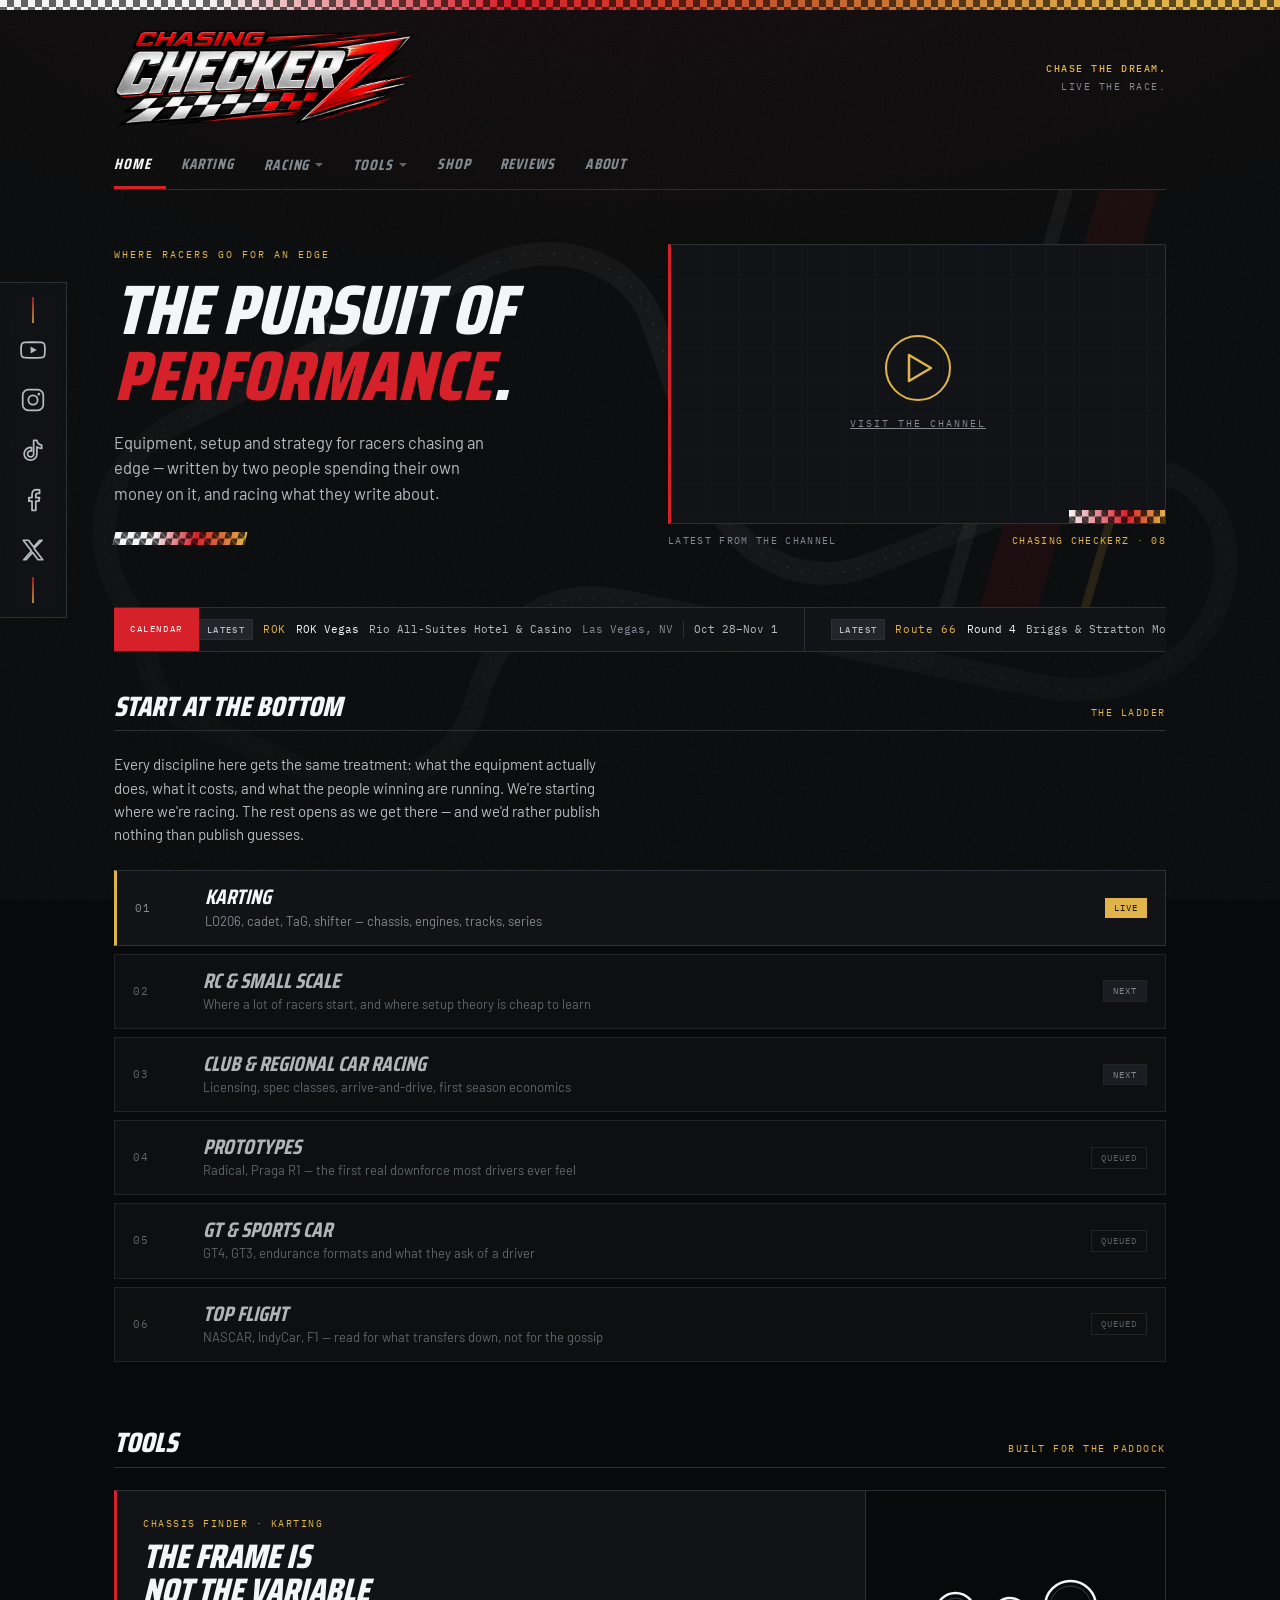
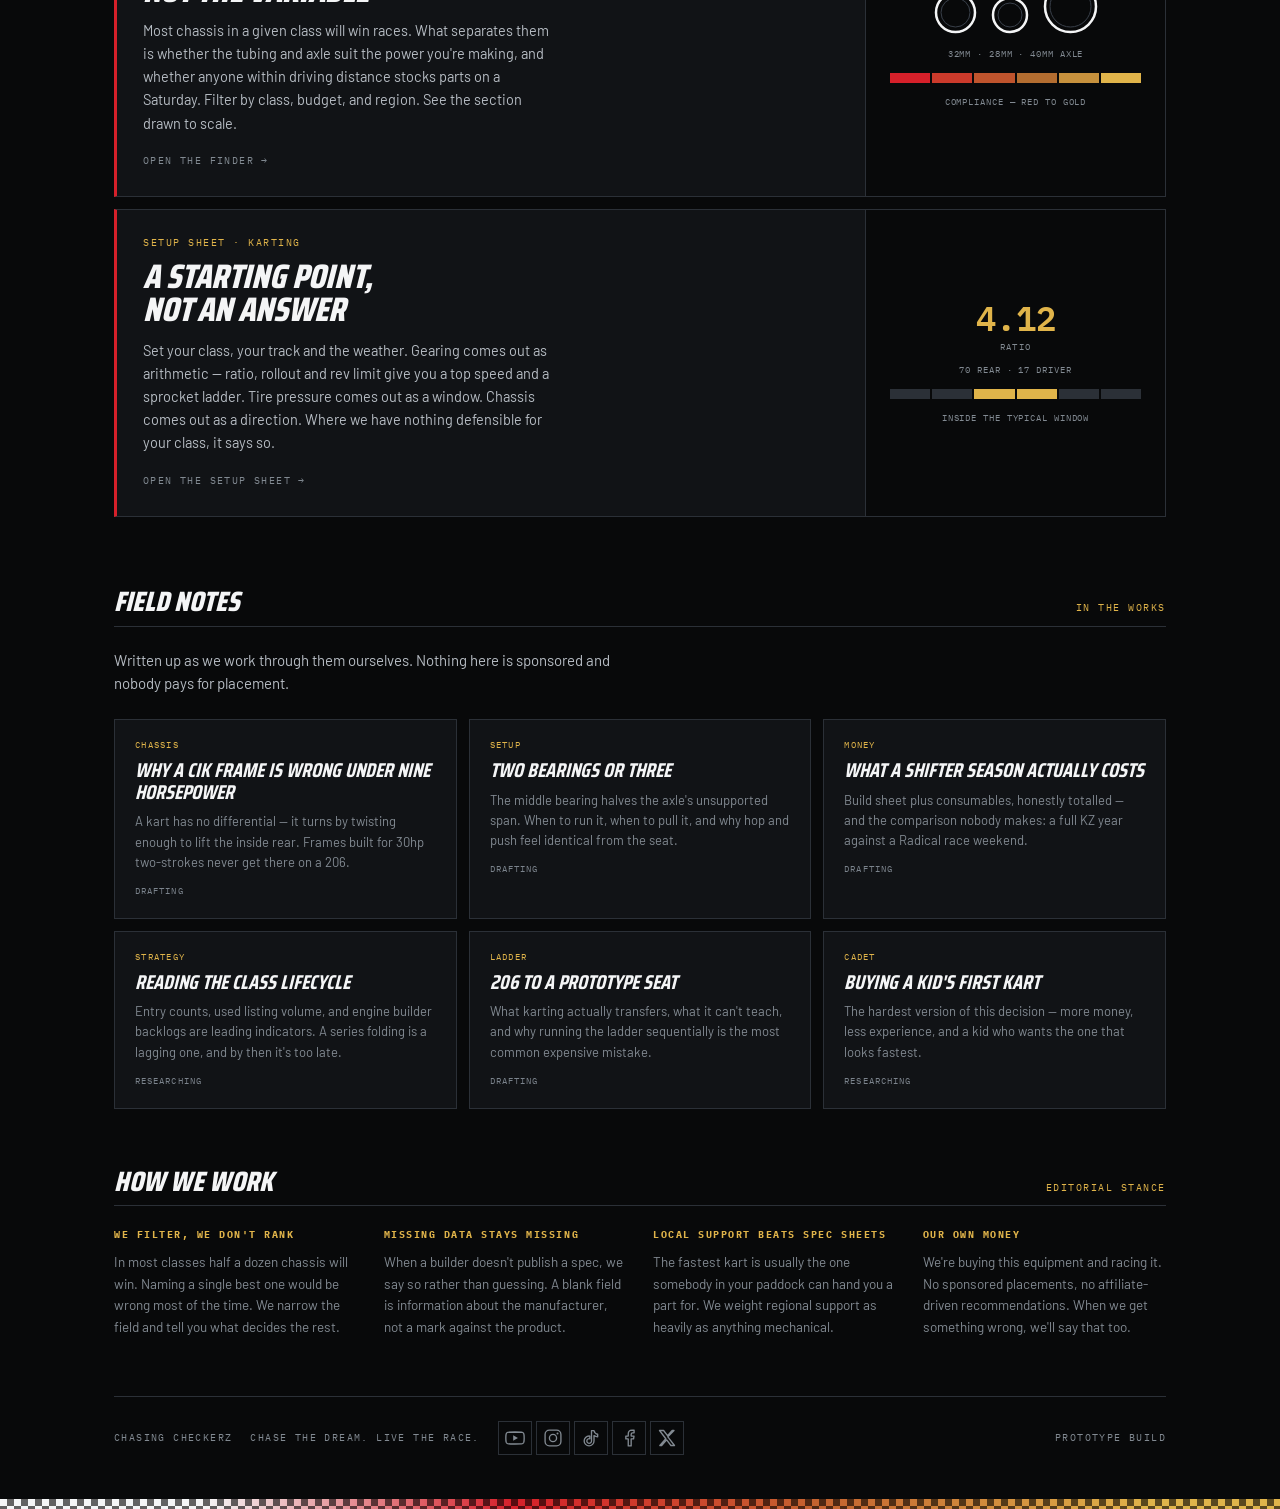
<file: index.html>
<!DOCTYPE html>
<html lang="en">
<head>
<meta charset="utf-8">
<meta name="viewport" content="width=device-width, initial-scale=1">
<title>Chasing Checkerz — The pursuit of performance</title>
<meta name="description" content="Where racers go for an edge. Equipment, setup, and strategy — starting with karting.">
<link rel="stylesheet" href="assets/app.css">
<style>
.hero2{position:relative;display:grid;grid-template-columns:1.02fr 1fr;gap:46px;align-items:center;padding:54px 0 58px}
.hero2-bg{position:absolute;inset:0;pointer-events:none;z-index:0;overflow:hidden}
.slash{position:absolute;top:-90px;height:560px;transform:skewX(-16deg)}
.s1{right:6%;width:58px;background:var(--red);opacity:.08}
.s2{right:14%;width:15px;background:var(--white);opacity:.045}
.s3{right:1%;width:9px;background:var(--gold);opacity:.13}
.hero2-copy{position:relative;z-index:1}
.hero2-copy h1{font-size:clamp(40px,5.6vw,70px)}
.hero2-copy .lede{margin-top:20px;max-width:44ch}
.hero2-copy .check-sm{margin-top:26px}
.hero2-video{position:relative;z-index:1;margin:0}
.vframe{position:relative;aspect-ratio:16/9;width:100%;background:var(--carbon);border:1px solid var(--rule);border-left:3px solid var(--red);display:flex;flex-direction:column;align-items:center;justify-content:center;gap:15px;overflow:hidden}
.vframe-grid{position:absolute;inset:0;opacity:.5;background-image:linear-gradient(var(--carbon-2) 1px,transparent 1px),linear-gradient(90deg,var(--carbon-2) 1px,transparent 1px);background-size:34px 34px}
.vplay{position:relative;z-index:1;width:66px;height:66px;border:2px solid var(--gold);border-radius:50%;display:flex;align-items:center;justify-content:center;color:var(--gold);padding-left:5px}
.vlabel{position:relative;z-index:1;font-family:var(--mono);font-size:10px;letter-spacing:.2em;text-transform:uppercase;color:var(--grey)}
.vcorner{position:absolute;right:0;bottom:0;width:96px;height:13px;background-image:linear-gradient(45deg,rgba(0,0,0,.72) 25%,transparent 25%,transparent 75%,rgba(0,0,0,.72) 75%),linear-gradient(45deg,rgba(0,0,0,.72) 25%,transparent 25%,transparent 75%,rgba(0,0,0,.72) 75%),linear-gradient(90deg,#F4F5F6 0%,var(--red) 60%,var(--gold) 100%);background-size:13px 13px,13px 13px,100% 100%;background-position:0 0,6.5px 6.5px,0 0}
.vcap{display:flex;justify-content:space-between;gap:12px;flex-wrap:wrap;margin-top:10px;font-family:var(--mono);font-size:9.5px;letter-spacing:.14em;text-transform:uppercase;color:var(--grey)}
.vcap span:last-child{color:var(--gold)}
.sec{padding-bottom:58px}
.rung{display:grid;grid-template-columns:52px 1fr auto;gap:18px;align-items:center;background:var(--carbon);border:1px solid var(--rule);padding:14px 18px;margin-bottom:8px}
.rung.live{border-left:3px solid var(--gold)}
.rung.queued{opacity:.72}
.rung-no{font-family:var(--mono);font-size:11px;color:var(--grey);letter-spacing:.08em}
.rung-name{font-family:var(--disp);font-weight:700;font-style:italic;font-size:21px;text-transform:uppercase;line-height:1.1}
.rung-desc{font-size:13px;color:var(--grey);margin-top:2px}
.rung-state{font-family:var(--mono);font-size:9px;letter-spacing:.12em;text-transform:uppercase;padding:3px 9px;white-space:nowrap}
.st-live{background:var(--gold);color:#1A1405}
.st-next{background:var(--carbon-3);color:var(--grey-2);border:1px solid var(--rule)}
.st-later{background:transparent;color:var(--grey-3);border:1px solid var(--rule)}
.tool-feature{display:grid;grid-template-columns:1fr 300px;background:var(--carbon);border:1px solid var(--rule);border-left:3px solid var(--red);text-decoration:none;transition:border-color .15s;margin-bottom:12px}
.tool-feature:hover{border-color:var(--gold);border-left-color:var(--gold)}
.tf-copy{padding:26px 26px 28px}
.tf-tag{font-family:var(--mono);font-size:9.5px;letter-spacing:.16em;text-transform:uppercase;color:var(--gold);margin-bottom:9px}
.tf-name{font-family:var(--disp);font-weight:800;font-style:italic;font-size:34px;text-transform:uppercase;line-height:.98;margin-bottom:12px}
.tf-desc{font-size:14.5px;color:var(--grey-2);line-height:1.6;max-width:52ch}
.tf-cta{font-family:var(--mono);font-size:10px;letter-spacing:.14em;text-transform:uppercase;color:var(--grey);margin-top:18px}
.tool-feature:hover .tf-cta{color:var(--gold)}
.tf-art{background:var(--black);border-left:1px solid var(--rule);display:flex;flex-direction:column;justify-content:center;gap:12px;padding:26px 24px}
.tf-tubes{display:flex;align-items:flex-end;gap:12px;justify-content:center}
.tf-cap{font-family:var(--mono);font-size:9px;letter-spacing:.1em;text-transform:uppercase;color:var(--grey);text-align:center}
.tf-bar{display:flex;gap:2px}
.tf-bar i{height:10px;flex:1}
.notes{display:grid;grid-template-columns:repeat(auto-fit,minmax(280px,1fr));gap:12px}
.note-card{background:var(--carbon);border:1px solid var(--rule);padding:18px 20px 20px}
.note-cat{font-family:var(--mono);font-size:9px;letter-spacing:.14em;text-transform:uppercase;color:var(--gold);margin-bottom:8px}
.note-title{font-family:var(--disp);font-weight:700;font-style:italic;font-size:20px;text-transform:uppercase;line-height:1.08;margin-bottom:8px}
.note-dek{font-size:13px;color:var(--grey);line-height:1.55}
.note-state{font-family:var(--mono);font-size:9px;letter-spacing:.12em;text-transform:uppercase;color:var(--grey-3);margin-top:12px}
.stance{display:grid;grid-template-columns:repeat(auto-fit,minmax(240px,1fr));gap:26px}
.stance h3{font-family:var(--mono);font-size:9.5px;letter-spacing:.16em;text-transform:uppercase;color:var(--gold);margin-bottom:8px}
.stance p{font-size:13.5px;color:var(--grey);line-height:1.6}
@media(max-width:980px){
  .hero2{grid-template-columns:1fr;gap:32px;padding:40px 0 46px}
  .hero2-copy .lede{max-width:none}
}
@media(max-width:780px){
  .tool-feature{grid-template-columns:1fr}
  .tf-art{border-left:none;border-top:1px solid var(--rule)}
  .rung{grid-template-columns:36px 1fr;gap:12px}
  .rung-state{grid-column:2;justify-self:start;margin-top:6px}
}
</style>
</head>
<body>
<div class="checkstrip"></div>

<div class="wrap">
  <header class="mastB">
    <div class="barB">
      <a href="index.html" aria-label="Chasing Checkerz home"><img class="logoB" src="assets/logo-bar.webp" alt="Chasing Checkerz"></a>
      <div class="toolB"><b>Chase the dream.</b>Live the race.</div>
    </div>
    <nav class="sitenav">
      <a href="index.html" aria-current="page">Home</a>
      <a href="karting.html">Karting</a>
      <div class="navgrp">
        <button type="button" aria-expanded="false" aria-haspopup="true">Racing</button>
        <div class="navmenu">
          <a href="news.html">News</a>
          <a href="events.html">Events</a>
          <a href="winners.html">Winners</a>
        </div>
      </div>
      <div class="navgrp">
        <button type="button" aria-expanded="false" aria-haspopup="true">Tools</button>
        <div class="navmenu">
          <a href="tracks.html">Tracks</a>
          <a href="frame.html">Chassis</a>
          <a href="setup.html">Setup</a>
        </div>
      </div>
      <a href="shop.html">Shop</a>
      <a href="review.html">Reviews</a>
      <a href="about.html">About</a>
    </nav>
  </header>

  <section class="hero2">
    <div class="hero2-bg" aria-hidden="true">
      <div class="slash s1"></div><div class="slash s2"></div><div class="slash s3"></div>
    </div>
    <div class="hero2-copy">
      <div class="eyebrow">Where racers go for an edge</div>
      <h1>The pursuit of<br><em>performance</em>.</h1>
      <p class="lede">Equipment, setup and strategy for racers chasing an edge &mdash; written by two people spending their own money on it, and racing what they write about.</p>
      <div class="check-sm"></div>
    </div>

    <figure class="hero2-video">
      <!-- ===== VIDEO PLACEHOLDER =====================================
           To go live, replace the whole .vframe div below with:
           <div class="vframe"><iframe src="https://www.youtube.com/embed/VIDEO_ID"
             title="Chasing Checkerz" frameborder="0" allowfullscreen
             style="position:absolute;inset:0;width:100%;height:100%;border:0"></iframe></div>
           The 16:9 box, border and caption all stay as they are.
      ============================================================== -->
      <div class="vframe">
        <div class="vframe-grid" aria-hidden="true"></div>
        <div class="vplay" aria-hidden="true">
          <svg width="26" height="30" viewBox="0 0 26 30"><path d="M2 2 L24 15 L2 28 Z" fill="none" stroke="currentColor" stroke-width="2.5" stroke-linejoin="round"/></svg>
        </div>
        <div class="vlabel"><a href="https://www.youtube.com/@chasingcheckerz" target="_blank" rel="noopener noreferrer">Visit the channel</a></div>
        <div class="vcorner" aria-hidden="true"></div>
      </div>
      <figcaption class="vcap"><span>Latest from the channel</span><span>Chasing Checkerz &middot; 08</span></figcaption>
    </figure>
  </section>

  <div id="ticker"></div>

  <section class="sec" style="padding-top:40px">
    <div class="sec-head">
      <h2>Start at the bottom</h2>
      <span class="kicker">The ladder</span>
    </div>
    <p class="sec-intro">Every discipline here gets the same treatment: what the equipment actually does, what it costs, and what the people winning are running. We're starting where we're racing. The rest opens as we get there — and we'd rather publish nothing than publish guesses.</p>

    <div class="rung live">
      <div class="rung-no">01</div>
      <div><div class="rung-name">Karting</div><div class="rung-desc">LO206, cadet, TaG, shifter — chassis, engines, tracks, series</div></div>
      <span class="rung-state st-live">Live</span>
    </div>
    <div class="rung queued">
      <div class="rung-no">02</div>
      <div><div class="rung-name">RC &amp; Small Scale</div><div class="rung-desc">Where a lot of racers start, and where setup theory is cheap to learn</div></div>
      <span class="rung-state st-next">Next</span>
    </div>
    <div class="rung queued">
      <div class="rung-no">03</div>
      <div><div class="rung-name">Club &amp; Regional Car Racing</div><div class="rung-desc">Licensing, spec classes, arrive-and-drive, first season economics</div></div>
      <span class="rung-state st-next">Next</span>
    </div>
    <div class="rung queued">
      <div class="rung-no">04</div>
      <div><div class="rung-name">Prototypes</div><div class="rung-desc">Radical, Praga R1 — the first real downforce most drivers ever feel</div></div>
      <span class="rung-state st-later">Queued</span>
    </div>
    <div class="rung queued">
      <div class="rung-no">05</div>
      <div><div class="rung-name">GT &amp; Sports Car</div><div class="rung-desc">GT4, GT3, endurance formats and what they ask of a driver</div></div>
      <span class="rung-state st-later">Queued</span>
    </div>
    <div class="rung queued">
      <div class="rung-no">06</div>
      <div><div class="rung-name">Top Flight</div><div class="rung-desc">NASCAR, IndyCar, F1 — read for what transfers down, not for the gossip</div></div>
      <span class="rung-state st-later">Queued</span>
    </div>
  </section>

  <section class="sec">
    <div class="sec-head">
      <h2>Tools</h2>
      <span class="kicker">Built for the paddock</span>
    </div>
    <a class="tool-feature" href="frame.html">
      <div class="tf-copy">
        <div class="tf-tag">Chassis Finder · Karting</div>
        <div class="tf-name">The Frame Is<br>Not The Variable</div>
        <p class="tf-desc">Most chassis in a given class will win races. What separates them is whether the tubing and axle suit the power you're making, and whether anyone within driving distance stocks parts on a Saturday. Filter by class, budget, and region. See the section drawn to scale.</p>
        <div class="tf-cta">Open the finder →</div>
      </div>
      <div class="tf-art" aria-hidden="true">
        <div class="tf-tubes">
          <svg width="45" height="45" viewBox="0 0 45 45"><circle cx="22.5" cy="22.5" r="19.5" fill="none" stroke="#F4F5F6" stroke-width="2.5"/><circle cx="22.5" cy="22.5" r="14.5" fill="none" stroke="#39404A" stroke-width="1"/></svg>
          <svg width="40" height="40" viewBox="0 0 40 40"><circle cx="20" cy="20" r="17" fill="none" stroke="#F4F5F6" stroke-width="2.5"/><circle cx="20" cy="20" r="12" fill="none" stroke="#39404A" stroke-width="1"/></svg>
          <svg width="57" height="57" viewBox="0 0 57 57"><circle cx="28.5" cy="28.5" r="25.5" fill="none" stroke="#F4F5F6" stroke-width="2.5"/><circle cx="28.5" cy="28.5" r="20.5" fill="none" stroke="#39404A" stroke-width="1"/></svg>
        </div>
        <div class="tf-cap">32mm · 28mm · 40mm axle</div>
        <div class="tf-bar">
          <i style="background:#D6202A"></i><i style="background:#CB3A2B"></i><i style="background:#BF542D"></i>
          <i style="background:#B36D30"></i><i style="background:#C6913D"></i><i style="background:#E0B44A"></i>
        </div>
        <div class="tf-cap">Compliance — red to gold</div>
      </div>
    </a>
    <a class="tool-feature" href="setup.html">
      <div class="tf-copy">
        <div class="tf-tag">Setup Sheet &middot; Karting</div>
        <div class="tf-name">A Starting Point,<br>Not An Answer</div>
        <p class="tf-desc">Set your class, your track and the weather. Gearing comes out as arithmetic &mdash; ratio, rollout and rev limit give you a top speed and a sprocket ladder. Tire pressure comes out as a window. Chassis comes out as a direction. Where we have nothing defensible for your class, it says so.</p>
        <div class="tf-cta">Open the setup sheet &rarr;</div>
      </div>
      <div class="tf-art" aria-hidden="true">
        <div class="big" style="font-family:var(--mono);font-size:34px;font-weight:600;color:var(--gold);text-align:center;line-height:1">4.12<small style="display:block;font-size:9px;font-weight:400;letter-spacing:.14em;text-transform:uppercase;color:var(--grey);margin-top:7px">ratio</small></div>
        <div class="tf-cap">70 rear &middot; 17 driver</div>
        <div class="tf-bar">
          <i style="background:var(--rule)"></i><i style="background:var(--rule)"></i><i style="background:var(--gold)"></i>
          <i style="background:var(--gold)"></i><i style="background:var(--rule)"></i><i style="background:var(--rule)"></i>
        </div>
        <div class="tf-cap">Inside the typical window</div>
      </div>
    </a>
  </section>

  <section class="sec">
    <div class="sec-head">
      <h2>Field notes</h2>
      <span class="kicker">In the works</span>
    </div>
    <p class="sec-intro">Written up as we work through them ourselves. Nothing here is sponsored and nobody pays for placement.</p>
    <div class="notes">
      <article class="note-card">
        <div class="note-cat">Chassis</div>
        <div class="note-title">Why a CIK frame is wrong under nine horsepower</div>
        <p class="note-dek">A kart has no differential — it turns by twisting enough to lift the inside rear. Frames built for 30hp two-strokes never get there on a 206.</p>
        <div class="note-state">Drafting</div>
      </article>
      <article class="note-card">
        <div class="note-cat">Setup</div>
        <div class="note-title">Two bearings or three</div>
        <p class="note-dek">The middle bearing halves the axle's unsupported span. When to run it, when to pull it, and why hop and push feel identical from the seat.</p>
        <div class="note-state">Drafting</div>
      </article>
      <article class="note-card">
        <div class="note-cat">Money</div>
        <div class="note-title">What a shifter season actually costs</div>
        <p class="note-dek">Build sheet plus consumables, honestly totalled — and the comparison nobody makes: a full KZ year against a Radical race weekend.</p>
        <div class="note-state">Drafting</div>
      </article>
      <article class="note-card">
        <div class="note-cat">Strategy</div>
        <div class="note-title">Reading the class lifecycle</div>
        <p class="note-dek">Entry counts, used listing volume, and engine builder backlogs are leading indicators. A series folding is a lagging one, and by then it's too late.</p>
        <div class="note-state">Researching</div>
      </article>
      <article class="note-card">
        <div class="note-cat">Ladder</div>
        <div class="note-title">206 to a prototype seat</div>
        <p class="note-dek">What karting actually transfers, what it can't teach, and why running the ladder sequentially is the most common expensive mistake.</p>
        <div class="note-state">Drafting</div>
      </article>
      <article class="note-card">
        <div class="note-cat">Cadet</div>
        <div class="note-title">Buying a kid's first kart</div>
        <p class="note-dek">The hardest version of this decision — more money, less experience, and a kid who wants the one that looks fastest.</p>
        <div class="note-state">Researching</div>
      </article>
    </div>
  </section>

  <section class="sec">
    <div class="sec-head">
      <h2>How we work</h2>
      <span class="kicker">Editorial stance</span>
    </div>
    <div class="stance">
      <div>
        <h3>We filter, we don't rank</h3>
        <p>In most classes half a dozen chassis will win. Naming a single best one would be wrong most of the time. We narrow the field and tell you what decides the rest.</p>
      </div>
      <div>
        <h3>Missing data stays missing</h3>
        <p>When a builder doesn't publish a spec, we say so rather than guessing. A blank field is information about the manufacturer, not a mark against the product.</p>
      </div>
      <div>
        <h3>Local support beats spec sheets</h3>
        <p>The fastest kart is usually the one somebody in your paddock can hand you a part for. We weight regional support as heavily as anything mechanical.</p>
      </div>
      <div>
        <h3>Our own money</h3>
        <p>We're buying this equipment and racing it. No sponsored placements, no affiliate-driven recommendations. When we get something wrong, we'll say that too.</p>
      </div>
    </div>
  </section>

  <footer class="sitefoot">
    <span>Chasing Checkerz</span>
    <span>Chase the dream. Live the race.</span>
    <span class="r">Prototype build</span>
  </footer>
</div>
<div class="checkstrip"></div>
<script src="assets/site.js"></script>
</body>
</html>
</file>
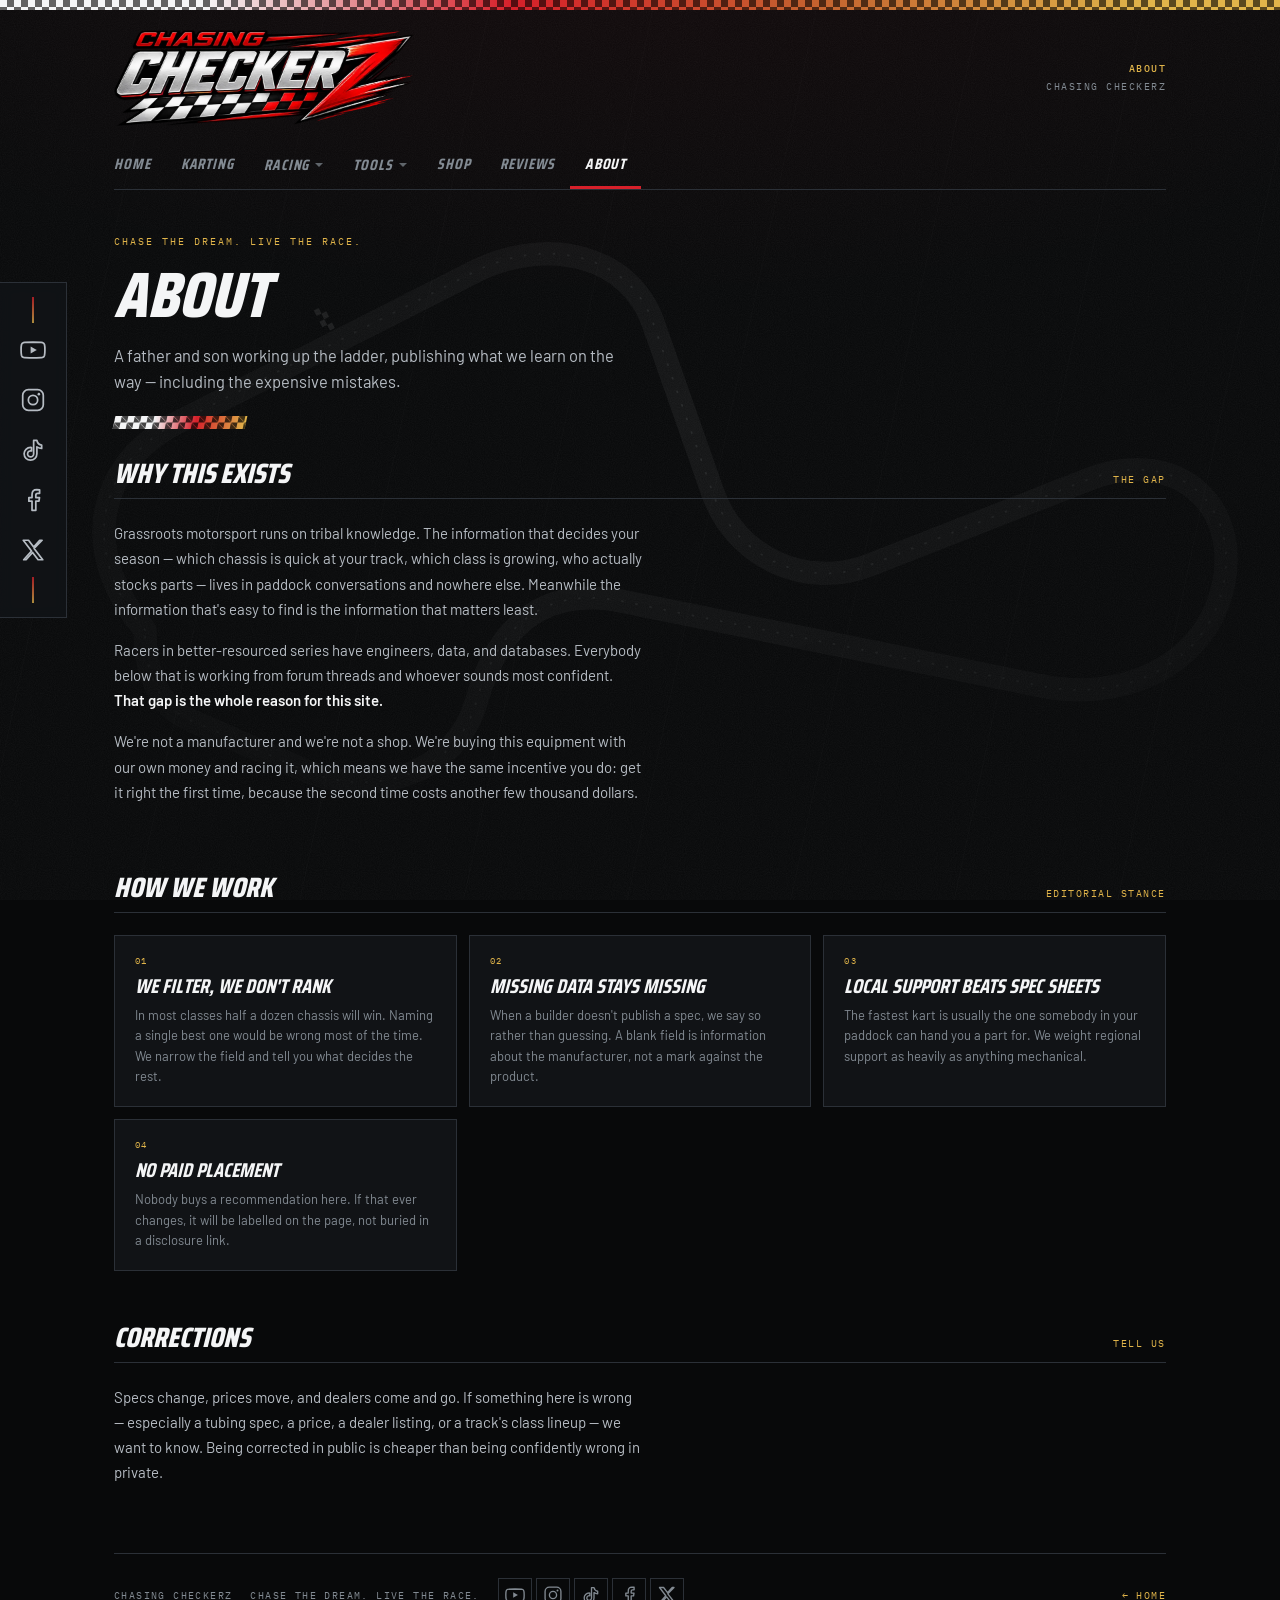
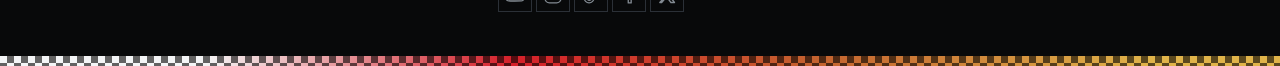
<file: about.html>
<!DOCTYPE html>
<html lang="en">
<head>
<meta charset="utf-8">
<meta name="viewport" content="width=device-width, initial-scale=1">
<title>About — Chasing Checkerz</title>
<meta name="description" content="Two racers working up the motorsport ladder, publishing what they learn.">
<link rel="stylesheet" href="assets/app.css">
</head>
<body>
<div class="checkstrip"></div>
<div class="wrap">
  <header class="mastB">
    <div class="barB">
      <a href="index.html" aria-label="Chasing Checkerz home"><img class="logoB" src="assets/logo-bar.webp" alt="Chasing Checkerz"></a>
      <div class="toolB"><b>About</b>Chasing Checkerz</div>
    </div>
    <nav class="sitenav">
      <a href="index.html">Home</a>
      <a href="karting.html">Karting</a>
      <div class="navgrp">
        <button type="button" aria-expanded="false" aria-haspopup="true">Racing</button>
        <div class="navmenu">
          <a href="news.html">News</a>
          <a href="events.html">Events</a>
          <a href="winners.html">Winners</a>
        </div>
      </div>
      <div class="navgrp">
        <button type="button" aria-expanded="false" aria-haspopup="true">Tools</button>
        <div class="navmenu">
          <a href="tracks.html">Tracks</a>
          <a href="frame.html">Chassis</a>
          <a href="setup.html">Setup</a>
        </div>
      </div>
      <a href="shop.html">Shop</a>
      <a href="review.html">Reviews</a>
      <a href="about.html" aria-current="page">About</a>
    </nav>
  </header>

  <section class="pagehero">
    <div class="eyebrow">Chase the dream. Live the race.</div>
    <h1>About</h1>
    <p class="lede">A father and son working up the ladder, publishing what we learn on the way — including the expensive mistakes.</p>
    <div class="check-sm"></div>
  </section>

  <section class="sec">
    <div class="sec-head"><h2>Why this exists</h2><span class="kicker">The gap</span></div>
    <div class="prose">
      <p>Grassroots motorsport runs on tribal knowledge. The information that decides your season — which chassis is quick at your track, which class is growing, who actually stocks parts — lives in paddock conversations and nowhere else. Meanwhile the information that's easy to find is the information that matters least.</p>
      <p>Racers in better-resourced series have engineers, data, and databases. Everybody below that is working from forum threads and whoever sounds most confident. <strong>That gap is the whole reason for this site.</strong></p>
      <p>We're not a manufacturer and we're not a shop. We're buying this equipment with our own money and racing it, which means we have the same incentive you do: get it right the first time, because the second time costs another few thousand dollars.</p>
    </div>
  </section>

  <section class="sec">
    <div class="sec-head"><h2>How we work</h2><span class="kicker">Editorial stance</span></div>
    <div class="cards">
      <article class="card2">
        <div class="c2-cat">01</div>
        <div class="c2-title">We filter, we don't rank</div>
        <p class="c2-dek">In most classes half a dozen chassis will win. Naming a single best one would be wrong most of the time. We narrow the field and tell you what decides the rest.</p>
      </article>
      <article class="card2">
        <div class="c2-cat">02</div>
        <div class="c2-title">Missing data stays missing</div>
        <p class="c2-dek">When a builder doesn't publish a spec, we say so rather than guessing. A blank field is information about the manufacturer, not a mark against the product.</p>
      </article>
      <article class="card2">
        <div class="c2-cat">03</div>
        <div class="c2-title">Local support beats spec sheets</div>
        <p class="c2-dek">The fastest kart is usually the one somebody in your paddock can hand you a part for. We weight regional support as heavily as anything mechanical.</p>
      </article>
      <article class="card2">
        <div class="c2-cat">04</div>
        <div class="c2-title">No paid placement</div>
        <p class="c2-dek">Nobody buys a recommendation here. If that ever changes, it will be labelled on the page, not buried in a disclosure link.</p>
      </article>
    </div>
  </section>

  <section class="sec">
    <div class="sec-head"><h2>Corrections</h2><span class="kicker">Tell us</span></div>
    <div class="prose">
      <p>Specs change, prices move, and dealers come and go. If something here is wrong — especially a tubing spec, a price, a dealer listing, or a track's class lineup — we want to know. Being corrected in public is cheaper than being confidently wrong in private.</p>
    </div>
  </section>

  <footer class="sitefoot">
    <span>Chasing Checkerz</span>
    <span>Chase the dream. Live the race.</span>
    <span class="r"><a href="index.html">← Home</a></span>
  </footer>
</div>
<div class="checkstrip"></div>
<script src="assets/site.js"></script>
</body>
</html>
</file>
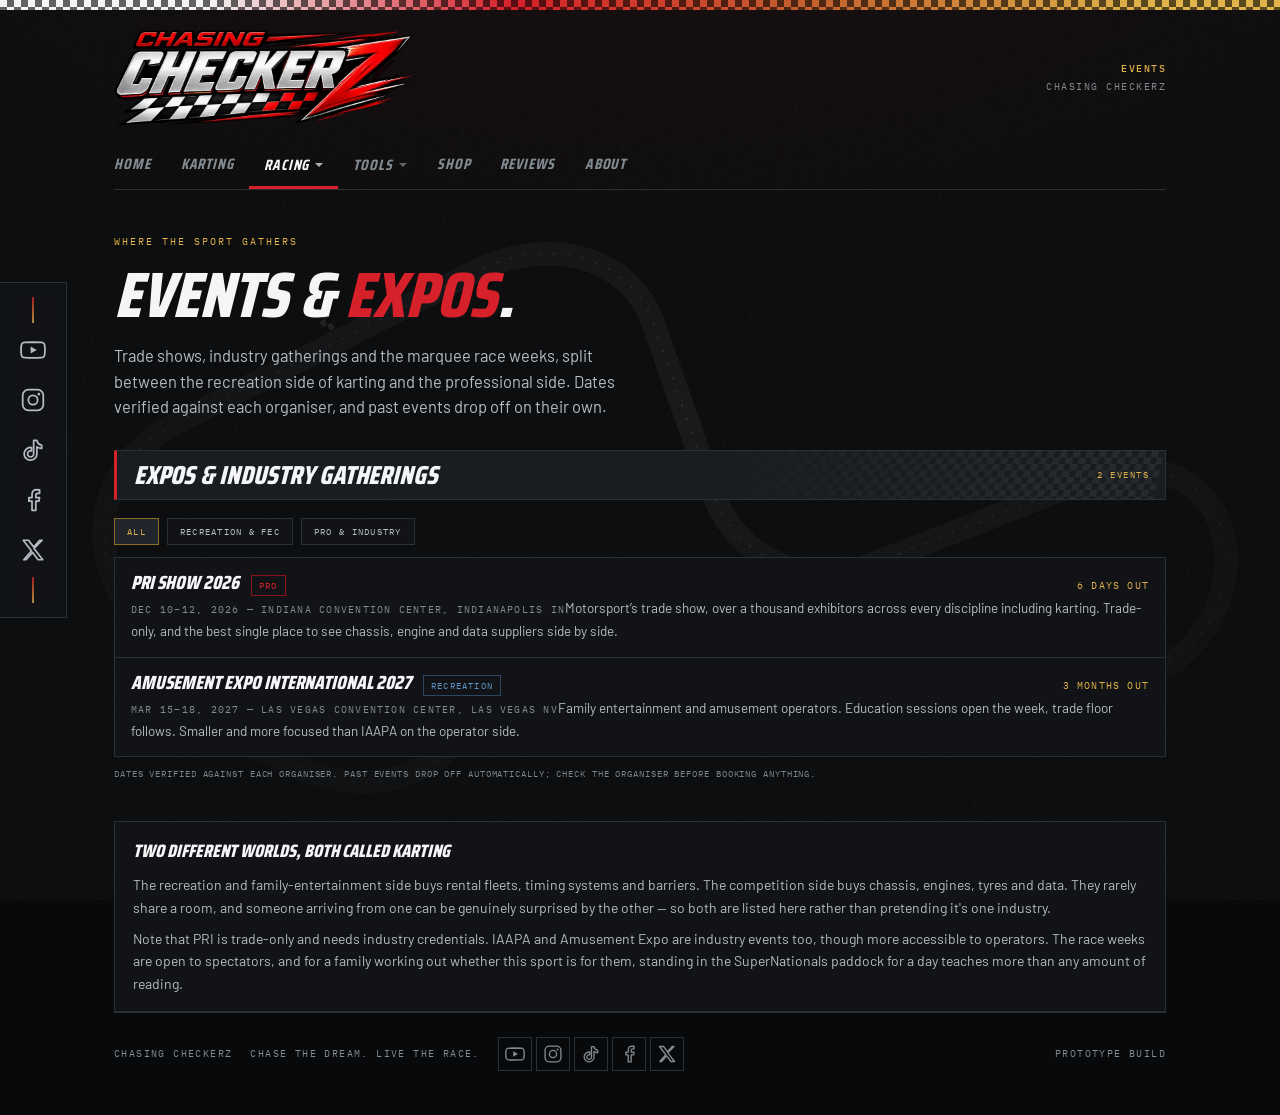
<file: events.html>
<!DOCTYPE html>
<html lang="en">
<head>
<meta charset="utf-8">
<meta name="viewport" content="width=device-width, initial-scale=1">
<title>Events &amp; Expos — Chasing Checkerz</title>
<meta name="description" content="Karting expos, trade shows and marquee race weeks — dates, locations and what each one is actually for. Recreation and FEC alongside pro and industry.">
<link rel="stylesheet" href="assets/app.css">
<style>
.serieschips{display:flex;gap:8px;flex-wrap:wrap;margin-bottom:12px}
.serieschips button{font-family:var(--mono);font-size:9px;letter-spacing:.14em;text-transform:uppercase;
  padding:7px 12px;background:var(--carbon);color:var(--grey-2);border:1px solid var(--rule);cursor:pointer}
.serieschips button:hover{border-color:var(--grey-3);color:var(--white)}
.serieschips button[aria-pressed="true"]{background:var(--carbon-3);color:var(--gold);border-color:var(--gold-lo)}
.feed{border:1px solid var(--rule);background:var(--carbon)}
.feed-empty{padding:18px 16px;color:var(--grey-2);font-size:14px}
.expo{display:block;padding:14px 16px;border-bottom:1px solid var(--rule);text-decoration:none;color:inherit}
.expo:last-child{border-bottom:0}
.expo:hover,.expo:focus-visible{background:var(--carbon-2)}
.expo-top{display:flex;gap:12px;align-items:baseline;flex-wrap:wrap}
.expo-name{font-family:var(--disp);font-weight:800;font-style:italic;text-transform:uppercase;font-size:19px;line-height:1.1;color:var(--white)}
.expo:hover .expo-name{color:var(--gold)}
.expo-when{margin-left:auto;font-family:var(--mono);font-size:10px;letter-spacing:.12em;text-transform:uppercase;color:var(--gold)}
.expo-where{margin-top:5px;font-family:var(--mono);font-size:9.5px;letter-spacing:.13em;text-transform:uppercase;color:var(--grey)}
.expo-desc{margin-top:7px;font-size:13.5px;line-height:1.5;color:var(--grey-2)}
.expo-tag{font-family:var(--mono);font-size:8.5px;letter-spacing:.14em;text-transform:uppercase;padding:3px 7px;border:1px solid var(--rule);color:var(--grey-3)}
.expo-tag.rec{color:var(--blue);border-color:#2C4560}
.expo-tag.pro{color:var(--red);border-color:var(--red-lo)}
.expo-note{margin-top:10px;font-family:var(--mono);font-size:9px;letter-spacing:.1em;text-transform:uppercase;color:var(--grey-3)}
.grp-head{position:relative;display:flex;align-items:center;gap:14px;flex-wrap:wrap;
  padding:11px 16px 11px 17px;margin-bottom:18px;overflow:hidden;
  background:var(--carbon-2);border:1px solid var(--rule);border-left:3px solid var(--red)}
.grp-head::after{content:"";position:absolute;top:0;right:0;bottom:0;width:44%;
  background-image:repeating-conic-gradient(#fff 0% 25%,transparent 0% 50%);
  background-size:13px 13px;opacity:.055;transform:skewX(-14deg);transform-origin:top right;
  -webkit-mask-image:linear-gradient(90deg,transparent,#000 80%);
  mask-image:linear-gradient(90deg,transparent,#000 80%);pointer-events:none}
.grp-head h2,.grp-head .cnt{position:relative;z-index:1}
.grp-head h2{font-family:var(--disp);font-weight:800;font-style:italic;font-size:26px;text-transform:uppercase;line-height:1}
.grp-head .cnt{font-family:var(--mono);font-size:9px;letter-spacing:.16em;text-transform:uppercase;color:var(--gold);margin-left:auto}
.grp{margin-bottom:40px}
.why{margin-top:8px;border:1px solid var(--rule);background:var(--carbon);padding:16px 18px}
.why h4{font-family:var(--disp);font-weight:800;font-style:italic;text-transform:uppercase;font-size:18px;margin-bottom:8px}
.why p{font-size:14px;line-height:1.6;color:var(--grey-2);margin-bottom:9px}
.why p:last-child{margin-bottom:0}
</style>
</head>
<body>
<div class="checkstrip"></div>
<div class="wrap">
  <header class="mastB">
    <div class="barB">
      <a href="index.html" aria-label="Chasing Checkerz home"><img class="logoB" src="assets/logo-bar.webp" alt="Chasing Checkerz"></a>
      <div class="toolB"><b>Events</b>Chasing Checkerz</div>
    </div>
    <nav class="sitenav">
      <a href="index.html">Home</a>
      <a href="karting.html">Karting</a>
      <div class="navgrp here">
        <button type="button" aria-expanded="false" aria-haspopup="true">Racing</button>
        <div class="navmenu">
          <a href="news.html">News</a>
          <a href="events.html" aria-current="page">Events</a>
          <a href="winners.html">Winners</a>
        </div>
      </div>
      <div class="navgrp">
        <button type="button" aria-expanded="false" aria-haspopup="true">Tools</button>
        <div class="navmenu">
          <a href="tracks.html">Tracks</a>
          <a href="frame.html">Chassis</a>
          <a href="setup.html">Setup</a>
        </div>
      </div>
      <a href="shop.html">Shop</a>
      <a href="review.html">Reviews</a>
      <a href="about.html">About</a>
    </nav>
  </header>

  <section class="pagehero">
    <div class="eyebrow">Where the sport gathers</div>
    <h1>Events &amp; <em>expos</em>.</h1>
    <p class="lede">Trade shows, industry gatherings and the marquee race weeks, split between the recreation side of karting and the professional side. Dates verified against each organiser, and past events drop off on their own.</p>
  </section>

  <section class="grp" id="expos">
    <div class="grp-head"><h2>Expos &amp; industry gatherings</h2><span class="cnt" id="expo-cnt"></span></div>
    <div class="serieschips" id="expo-filter">
      <button type="button" data-k="" aria-pressed="true">All</button>
      <button type="button" data-k="rec" aria-pressed="false">Recreation &amp; FEC</button>
      <button type="button" data-k="pro" aria-pressed="false">Pro &amp; industry</button>
    </div>
    <div class="feed" id="expo-list"></div>
    <p class="expo-note">Dates verified against each organiser. Past events drop off automatically; check the organiser before booking anything.</p>
  </section>

  <div class="why">
    <h4>Two different worlds, both called karting</h4>
    <p>The recreation and family-entertainment side buys rental fleets, timing systems and barriers. The competition side buys chassis, engines, tyres and data. They rarely share a room, and someone arriving from one can be genuinely surprised by the other &mdash; so both are listed here rather than pretending it's one industry.</p>
    <p>Note that PRI is trade-only and needs industry credentials. IAAPA and Amusement Expo are industry events too, though more accessible to operators. The race weeks are open to spectators, and for a family working out whether this sport is for them, standing in the SuperNationals paddock for a day teaches more than any amount of reading.</p>
  </div>

  <footer class="sitefoot">
    <span>Chasing Checkerz</span>
    <span>Chase the dream. Live the race.</span>
    <span class="r">Prototype build</span>
  </footer>
</div>
<script src="assets/site.js"></script>
<script>
/* Expos & industry gatherings.
   Curated, not scraped — trade shows publish dates a year out and there is no
   feed for them. The list keeps itself current: past events drop off, the rest
   sort by date and show a countdown. Update dates once a year. */
(function(){
  var EXPOS = [
    { name:'ROK Vegas 2026', kind:'pro',
      start:'2026-10-28', end:'2026-11-01',
      where:'Rio All-Suite Hotel & Casino, Las Vegas NV',
      url:'https://rokcupusa.com/rok-vegas/',
      desc:'ROK Cup USA\u2019s marquee week, run on a temporary circuit in the Rio car park. Eleven classes and a paddock full of manufacturers \u2014 the only kart track you can walk to from your hotel room.' },

    { name:'SKUSA SuperNationals 29', kind:'pro',
      start:'2026-11-11', end:'2026-11-16',
      where:'Las Vegas Motor Speedway, Las Vegas NV',
      url:'https://www.superkartsusa.com/national/skusa-supernationals.html',
      desc:'The largest single kart race in North America and effectively the industry\u2019s annual gathering. Worth attending as a spectator before you ever enter it.' },

    { name:'IAAPA Expo 2026', kind:'rec',
      start:'2026-11-16', end:'2026-11-20',
      where:'Orange County Convention Center, Orlando FL',
      url:'https://iaapa.org/expos-and-events/iaapa-expo',
      desc:'The attractions industry\u2019s biggest show. This is where rental karts, timing systems and family entertainment centre equipment are bought \u2014 the commercial side of karting rather than the competition side.' },

    { name:'IAAPA Expo Europe 2026', kind:'rec',
      start:'2026-09-21', end:'2026-09-25',
      where:'London, United Kingdom',
      url:'https://iaapa.org/expos-and-events',
      desc:'The European leg of the attractions show. Worth watching if you follow the rental and FEC side \u2014 European operators often run kit that reaches the US a season or two later.' },

    { name:'Rotax MAX Challenge Grand Finals 2026', kind:'pro',
      start:'2026-11-07', end:'2026-11-14',
      where:'Kart\u00f3dromo Internacional do Algarve, Portim\u00e3o, Portugal',
      url:'https://grandfinals.rotax-racing.com/',
      desc:'432 drivers from 60-plus nations, all on equalised equipment \u2014 seats are earned through national RMC series rather than bought. Rescheduled to November 7\u201314 after a MotoGP calendar clash.' },

    { name:'PRI Show 2026', kind:'pro',
      start:'2026-12-10', end:'2026-12-12',
      where:'Indiana Convention Center, Indianapolis IN',
      url:'https://www.performanceracing.com/',
      desc:'Motorsport\u2019s trade show, over a thousand exhibitors across every discipline including karting. Trade-only, and the best single place to see chassis, engine and data suppliers side by side.' },

    { name:'Amusement Expo International 2027', kind:'rec',
      start:'2027-03-15', end:'2027-03-18',
      where:'Las Vegas Convention Center, Las Vegas NV',
      url:'https://www.amusementexpo.org/',
      desc:'Family entertainment and amusement operators. Education sessions open the week, trade floor follows. Smaller and more focused than IAAPA on the operator side.' }
  ];

  var list=document.getElementById('expo-list'),
      cnt=document.getElementById('expo-cnt'),
      filter=document.getElementById('expo-filter');
  if(!list) return;
  var kind='';

  function esc(s){var e=document.createElement('span'); e.textContent=s; return e.innerHTML;}

  function fmt(a,b){
    var s=new Date(a+'T12:00:00'), e=new Date(b+'T12:00:00'),
        M={month:'short',day:'numeric'}, y=s.getFullYear();
    if(s.getMonth()===e.getMonth())
      return s.toLocaleDateString(undefined,M)+'\u2013'+e.getDate()+', '+y;
    return s.toLocaleDateString(undefined,M)+' \u2013 '+e.toLocaleDateString(undefined,M)+', '+y;
  }
  function countdown(a,b){
    var now=new Date(), s=new Date(a+'T12:00:00'), e=new Date(b+'T23:59:59');
    if(now>=s && now<=e) return 'On now';
    var d=Math.ceil((s-now)/86400000);
    if(d<=31) return d+' day'+(d===1?'':'s')+' out';
    var m=Math.round(d/30.4);
    return m+' month'+(m===1?'':'s')+' out';
  }

  function draw(){
    var now=new Date();
    var live=EXPOS.filter(function(x){ return new Date(x.end+'T23:59:59')>=now; })
                  .filter(function(x){ return !kind || x.kind===kind; })
                  .sort(function(a,b){ return a.start<b.start?-1:1; });

    if(cnt) cnt.textContent = live.length + (live.length===1?' event':' events');

    if(!live.length){
      list.innerHTML='<div class="feed-empty">Nothing scheduled in that category right now.</div>';
      return;
    }
    list.innerHTML = live.map(function(x){
      return '<a class="expo" href="'+esc(x.url)+'" target="_blank" rel="noopener noreferrer">'+
        '<span class="expo-top">'+
          '<span class="expo-name">'+esc(x.name)+'</span>'+
          '<span class="expo-tag '+x.kind+'">'+(x.kind==='rec'?'Recreation':'Pro')+'</span>'+
          '<span class="expo-when">'+esc(countdown(x.start,x.end))+'</span>'+
        '</span>'+
        '<span class="expo-where">'+esc(fmt(x.start,x.end))+' \u2014 '+esc(x.where)+'</span>'+
        '<span class="expo-desc">'+esc(x.desc)+'</span></a>';
    }).join('');
  }

  if(filter) filter.addEventListener('click', function(e){
    var b=e.target.closest('button'); if(!b) return;
    kind=b.getAttribute('data-k')||'';
    Array.prototype.forEach.call(filter.querySelectorAll('button'), function(x){
      x.setAttribute('aria-pressed', x===b ? 'true':'false');
    });
    draw();
  });
  draw();
})();
</script>
</body>
</html>
</file>
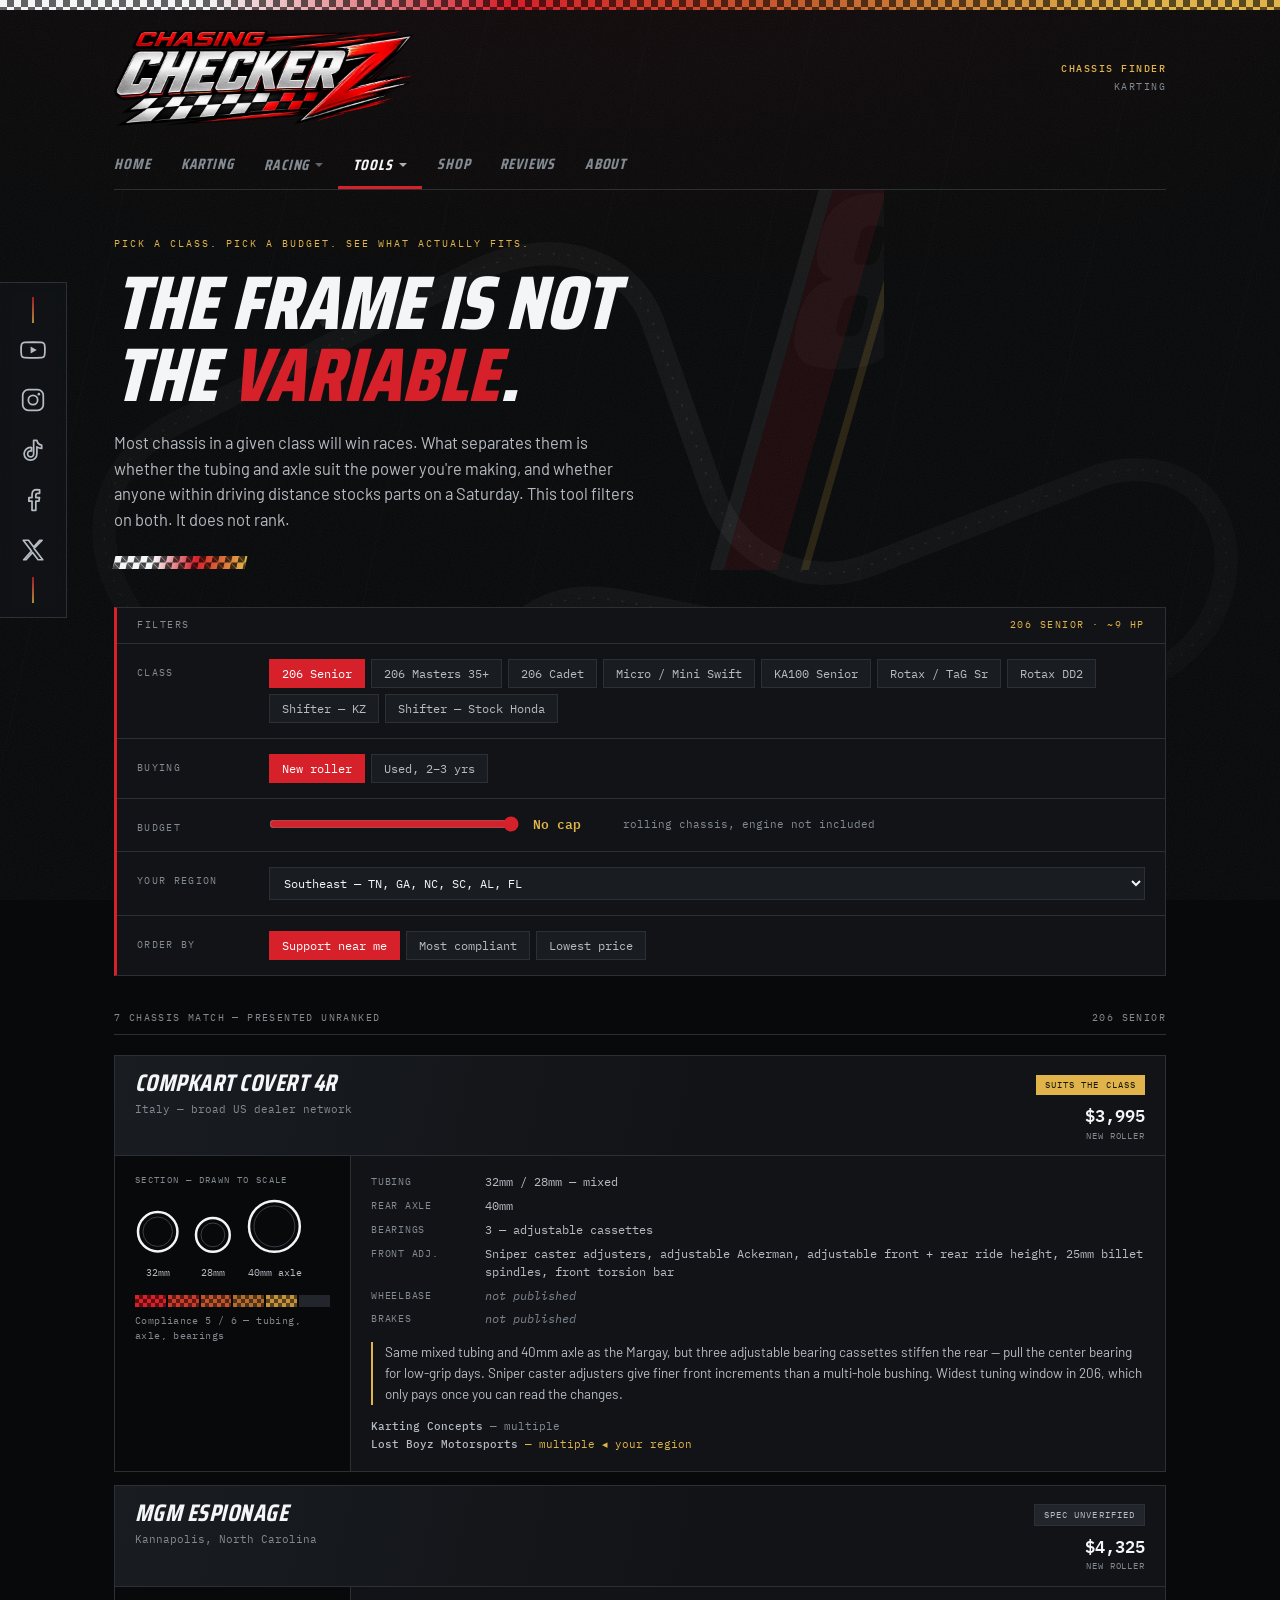
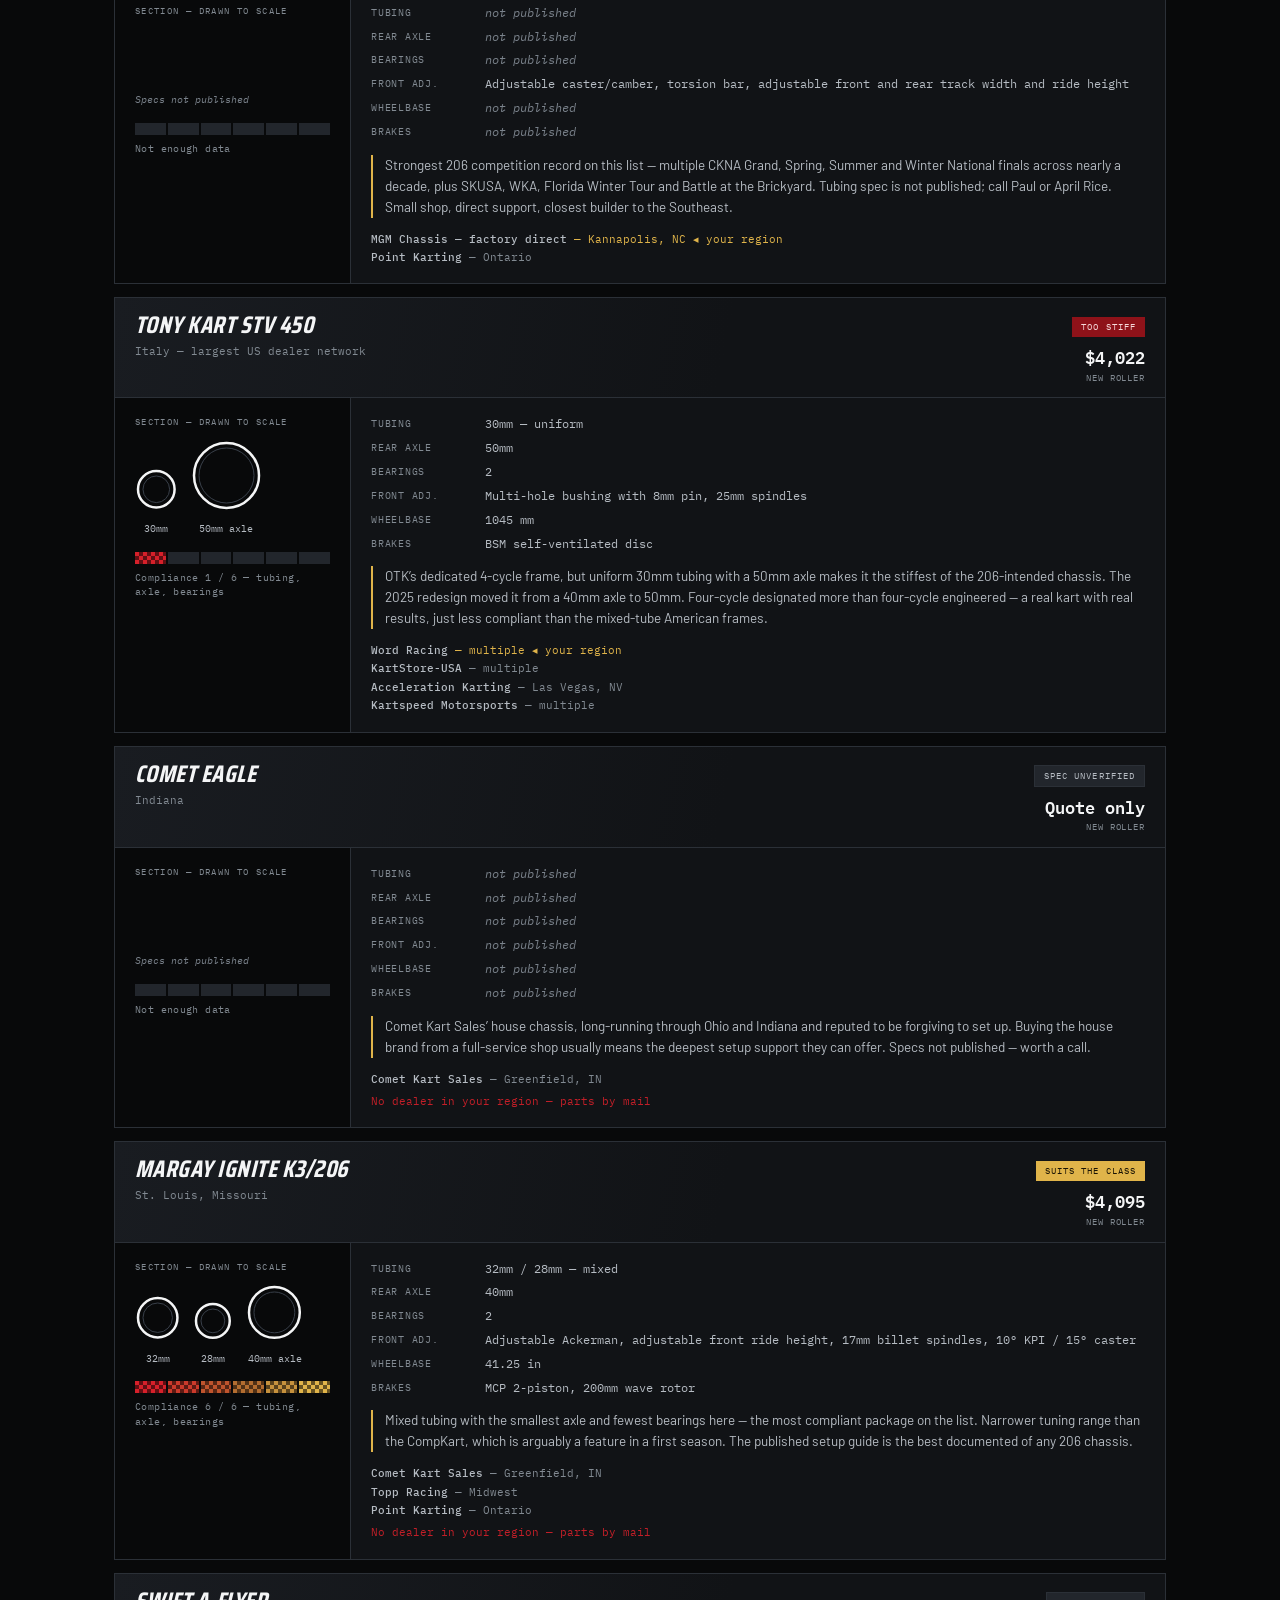
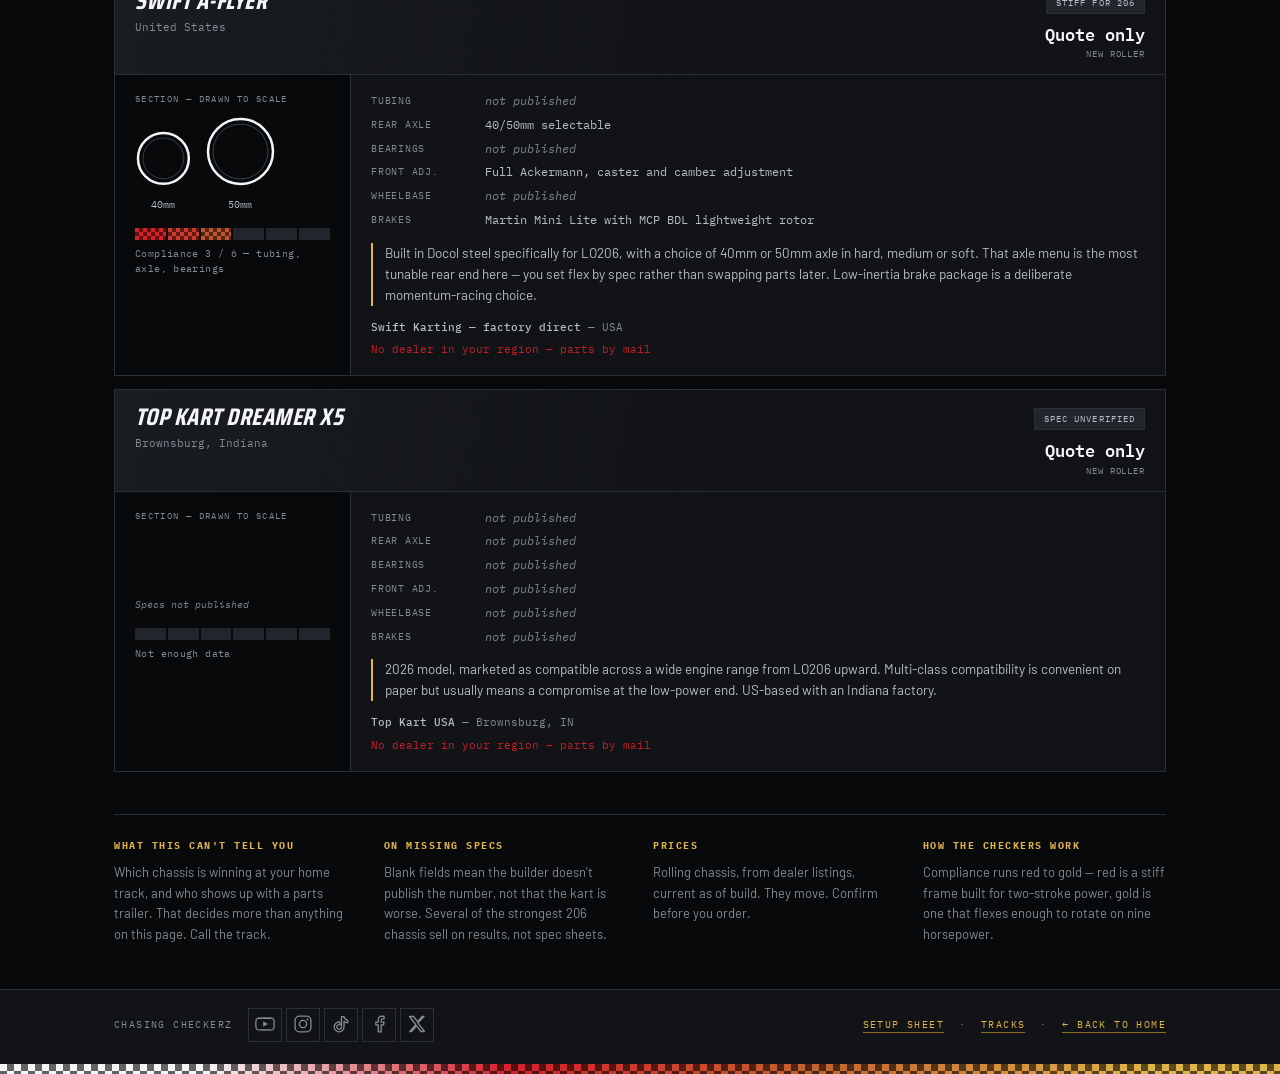
<file: frame.html>
<!DOCTYPE html>
<html lang="en">
<head>
<meta charset="utf-8">
<meta name="viewport" content="width=device-width, initial-scale=1">
<title>The Frame Is Not The Variable — Chasing Checkerz</title>
<link rel="stylesheet" href="assets/app.css">
<style>
.heroB{position:relative;padding:46px 0 38px;max-width:770px;z-index:1}
.heroB-bg{position:absolute;inset:0;overflow:hidden;pointer-events:none;z-index:0}
.slash{position:absolute;top:-40px;height:420px;transform:skewX(-16deg)}
.s1{right:6%;width:54px;background:var(--red);opacity:.10}
.s2{right:13%;width:14px;background:var(--white);opacity:.06}
.s3{right:2%;width:8px;background:var(--gold);opacity:.15}
.ghost8{position:absolute;right:-6px;top:-10px;font-family:var(--disp);font-weight:800;font-style:italic;font-size:250px;line-height:.8;color:#FFF;opacity:.028;letter-spacing:-.04em;user-select:none}
.heroB h1{font-size:clamp(40px,7.2vw,76px);position:relative;z-index:1}
.heroB .eyebrow,.heroB .lede,.heroB .check-sm{position:relative;z-index:1}
.heroB .lede{margin-top:20px}
.heroB .check-sm{margin-top:24px}
@media(max-width:780px){.ghost8{font-size:150px;opacity:.022}}
</style>
</head>
<body>
<div class="checkstrip"></div>
<div class="wrap">

  <header class="mastB">
    <div class="barB">
      <a href="index.html" aria-label="Chasing Checkerz home"><img class="logoB" src="assets/logo-bar.webp" alt="Chasing Checkerz"></a>
      <div class="toolB"><b>Chassis Finder</b>Karting</div>
    </div>
    <nav class="sitenav">
      <a href="index.html">Home</a>
      <a href="karting.html">Karting</a>
      <div class="navgrp">
        <button type="button" aria-expanded="false" aria-haspopup="true">Racing</button>
        <div class="navmenu">
          <a href="news.html">News</a>
          <a href="events.html">Events</a>
          <a href="winners.html">Winners</a>
        </div>
      </div>
      <div class="navgrp here">
        <button type="button" aria-expanded="false" aria-haspopup="true">Tools</button>
        <div class="navmenu">
          <a href="tracks.html">Tracks</a>
          <a href="frame.html" aria-current="page">Chassis</a>
          <a href="setup.html">Setup</a>
        </div>
      </div>
      <a href="shop.html">Shop</a>
      <a href="review.html">Reviews</a>
      <a href="about.html">About</a>
    </nav>
  </header>

  <section class="heroB">
    <div class="heroB-bg" aria-hidden="true">
      <div class="ghost8">8</div>
      <div class="slash s1"></div><div class="slash s2"></div><div class="slash s3"></div>
    </div>
    <div class="eyebrow">Pick a class. Pick a budget. See what actually fits.</div>
    <h1>The frame is not<br>the <em>variable</em>.</h1>
    <p class="lede">Most chassis in a given class will win races. What separates them is whether the tubing and axle suit the power you're making, and whether anyone within driving distance stocks parts on a Saturday. This tool filters on both. It does not rank.</p>
    <div class="check-sm"></div>
  </section>

  <section class="rig" aria-label="Filters">
    <div class="rig-head"><span>Filters</span><span id="stamp">—</span></div>
    <div class="row"><label id="lc">Class</label><div class="chips" id="f-class" role="group" aria-labelledby="lc"></div></div>
    <div class="row"><label id="lb">Buying</label><div class="chips" id="f-cond" role="group" aria-labelledby="lb"></div></div>
    <div class="row"><label for="f-budget">Budget</label>
      <div class="budget">
        <input type="range" id="f-budget" min="1000" max="9000" step="250" value="9000">
        <span class="budget-val" id="budget-val">No cap</span>
        <span class="budget-note" id="budget-note">rolling chassis, engine not included</span>
      </div></div>
    <div class="row"><label for="f-region">Your region</label><select id="f-region"></select></div>
    <div class="row"><label id="ls">Order by</label><div class="chips" id="f-sort" role="group" aria-labelledby="ls"></div></div>
  </section>

  <div class="count" id="count"></div>
  <main id="results"></main>

  <footer class="ledger">
    <div><h3>What this can't tell you</h3><p>Which chassis is winning at your home track, and who shows up with a parts trailer. That decides more than anything on this page. Call the track.</p></div>
    <div><h3>On missing specs</h3><p>Blank fields mean the builder doesn't publish the number, not that the kart is worse. Several of the strongest 206 chassis sell on results, not spec sheets.</p></div>
    <div><h3>Prices</h3><p>Rolling chassis, from dealer listings, current as of build. They move. Confirm before you order.</p></div>
    <div><h3>How the checkers work</h3><p>Compliance runs red to gold — red is a stiff frame built for two-stroke power, gold is one that flexes enough to rotate on nine horsepower.</p></div>
  </footer>
</div>

<div class="switcher">
  <div class="switcher-in">
    <span>Chasing Checkerz</span>
    <span class="sp"><a href="setup.html">Setup sheet</a> &nbsp;·&nbsp; <a href="tracks.html">Tracks</a> &nbsp;·&nbsp; <a href="index.html">← Back to home</a></span>
  </div>
</div>
<div class="checkstrip"></div>
<script src="assets/app.js"></script>
<script src="assets/site.js"></script>
</body>
</html>
</file>
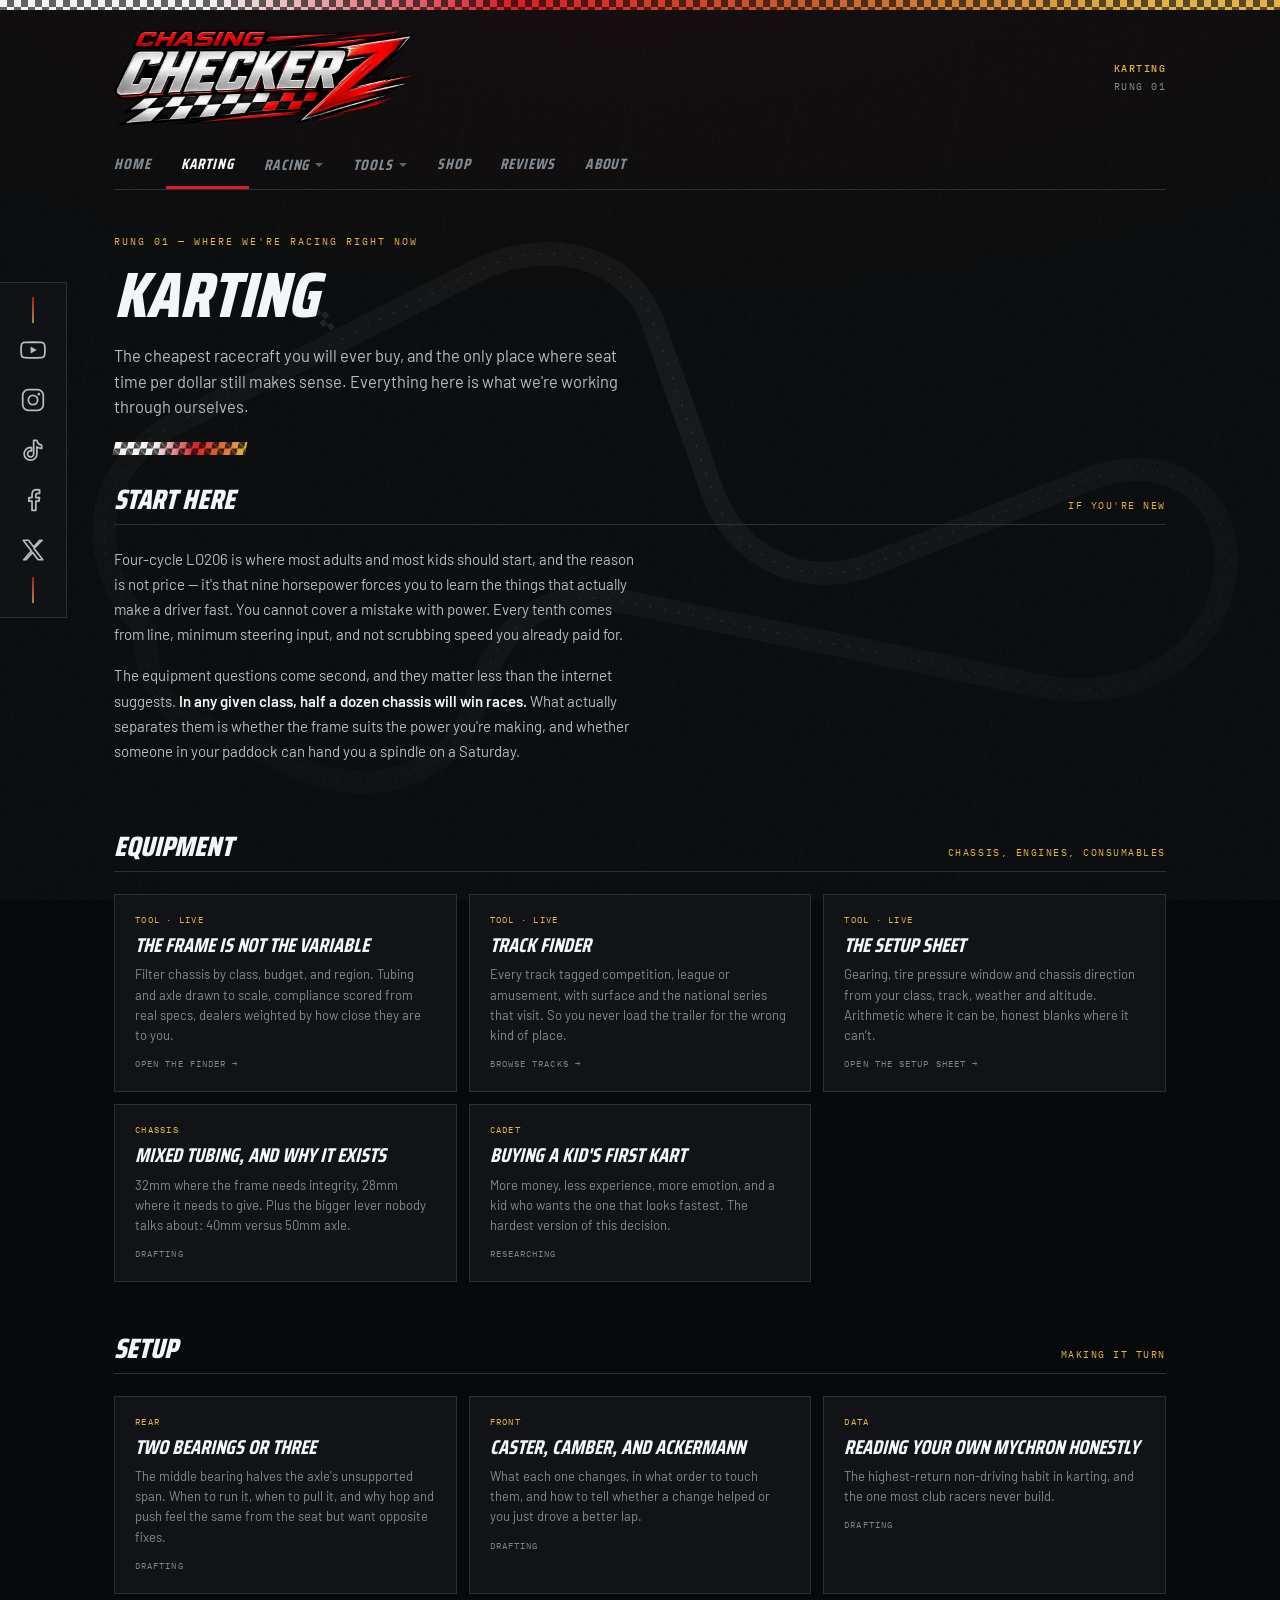
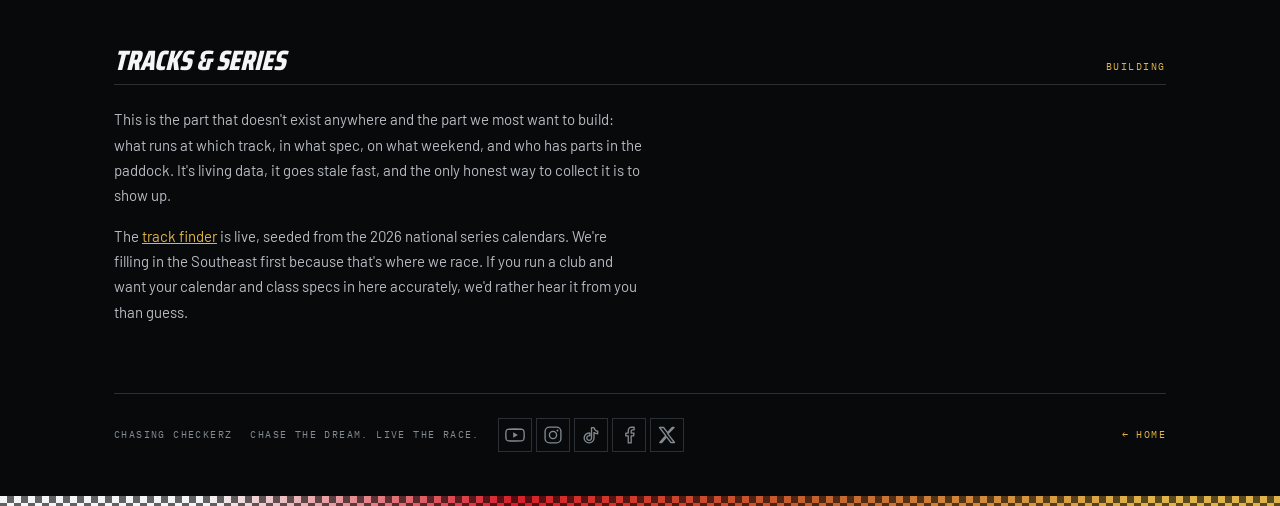
<file: karting.html>
<!DOCTYPE html>
<html lang="en">
<head>
<meta charset="utf-8">
<meta name="viewport" content="width=device-width, initial-scale=1">
<title>Karting — Chasing Checkerz</title>
<meta name="description" content="Karting equipment, setup, and strategy for racers looking for an edge.">
<link rel="stylesheet" href="assets/app.css">
</head>
<body>
<div class="checkstrip"></div>
<div class="wrap">
  <header class="mastB">
    <div class="barB">
      <a href="index.html" aria-label="Chasing Checkerz home"><img class="logoB" src="assets/logo-bar.webp" alt="Chasing Checkerz"></a>
      <div class="toolB"><b>Karting</b>Rung 01</div>
    </div>
    <nav class="sitenav">
      <a href="index.html">Home</a>
      <a href="karting.html" aria-current="page">Karting</a>
      <div class="navgrp">
        <button type="button" aria-expanded="false" aria-haspopup="true">Racing</button>
        <div class="navmenu">
          <a href="news.html">News</a>
          <a href="events.html">Events</a>
          <a href="winners.html">Winners</a>
        </div>
      </div>
      <div class="navgrp">
        <button type="button" aria-expanded="false" aria-haspopup="true">Tools</button>
        <div class="navmenu">
          <a href="tracks.html">Tracks</a>
          <a href="frame.html">Chassis</a>
          <a href="setup.html">Setup</a>
        </div>
      </div>
      <a href="shop.html">Shop</a>
      <a href="review.html">Reviews</a>
      <a href="about.html">About</a>
    </nav>
  </header>

  <section class="pagehero">
    <div class="eyebrow">Rung 01 — where we're racing right now</div>
    <h1>Karting</h1>
    <p class="lede">The cheapest racecraft you will ever buy, and the only place where seat time per dollar still makes sense. Everything here is what we're working through ourselves.</p>
    <div class="check-sm"></div>
  </section>

  <section class="sec">
    <div class="sec-head"><h2>Start here</h2><span class="kicker">If you're new</span></div>
    <div class="prose">
      <p>Four-cycle LO206 is where most adults and most kids should start, and the reason is not price — it's that nine horsepower forces you to learn the things that actually make a driver fast. You cannot cover a mistake with power. Every tenth comes from line, minimum steering input, and not scrubbing speed you already paid for.</p>
      <p>The equipment questions come second, and they matter less than the internet suggests. <strong>In any given class, half a dozen chassis will win races.</strong> What actually separates them is whether the frame suits the power you're making, and whether someone in your paddock can hand you a spindle on a Saturday.</p>
    </div>
  </section>

  <section class="sec">
    <div class="sec-head"><h2>Equipment</h2><span class="kicker">Chassis, engines, consumables</span></div>
    <div class="cards">
      <a class="card2" href="frame.html">
        <div class="c2-cat">Tool · Live</div>
        <div class="c2-title">The Frame Is Not The Variable</div>
        <p class="c2-dek">Filter chassis by class, budget, and region. Tubing and axle drawn to scale, compliance scored from real specs, dealers weighted by how close they are to you.</p>
        <div class="c2-state">Open the finder →</div>
      </a>
      <a class="card2" href="tracks.html">
        <div class="c2-cat">Tool · Live</div>
        <div class="c2-title">Track finder</div>
        <p class="c2-dek">Every track tagged competition, league or amusement, with surface and the national series that visit. So you never load the trailer for the wrong kind of place.</p>
        <div class="c2-state">Browse tracks →</div>
      </a>
      <a class="card2" href="setup.html">
        <div class="c2-cat">Tool &middot; Live</div>
        <div class="c2-title">The Setup Sheet</div>
        <p class="c2-dek">Gearing, tire pressure window and chassis direction from your class, track, weather and altitude. Arithmetic where it can be, honest blanks where it can&rsquo;t.</p>
        <div class="c2-state">Open the setup sheet &rarr;</div>
      </a>
      <article class="card2">
        <div class="c2-cat">Chassis</div>
        <div class="c2-title">Mixed tubing, and why it exists</div>
        <p class="c2-dek">32mm where the frame needs integrity, 28mm where it needs to give. Plus the bigger lever nobody talks about: 40mm versus 50mm axle.</p>
        <div class="c2-state">Drafting</div>
      </article>
      <article class="card2">
        <div class="c2-cat">Cadet</div>
        <div class="c2-title">Buying a kid's first kart</div>
        <p class="c2-dek">More money, less experience, more emotion, and a kid who wants the one that looks fastest. The hardest version of this decision.</p>
        <div class="c2-state">Researching</div>
      </article>
    </div>
  </section>

  <section class="sec">
    <div class="sec-head"><h2>Setup</h2><span class="kicker">Making it turn</span></div>
    <div class="cards">
      <article class="card2">
        <div class="c2-cat">Rear</div>
        <div class="c2-title">Two bearings or three</div>
        <p class="c2-dek">The middle bearing halves the axle's unsupported span. When to run it, when to pull it, and why hop and push feel the same from the seat but want opposite fixes.</p>
        <div class="c2-state">Drafting</div>
      </article>
      <article class="card2">
        <div class="c2-cat">Front</div>
        <div class="c2-title">Caster, camber, and Ackermann</div>
        <p class="c2-dek">What each one changes, in what order to touch them, and how to tell whether a change helped or you just drove a better lap.</p>
        <div class="c2-state">Drafting</div>
      </article>
      <article class="card2">
        <div class="c2-cat">Data</div>
        <div class="c2-title">Reading your own MyChron honestly</div>
        <p class="c2-dek">The highest-return non-driving habit in karting, and the one most club racers never build.</p>
        <div class="c2-state">Drafting</div>
      </article>
    </div>
  </section>

  <section class="sec">
    <div class="sec-head"><h2>Tracks &amp; series</h2><span class="kicker">Building</span></div>
    <div class="prose">
      <p>This is the part that doesn't exist anywhere and the part we most want to build: what runs at which track, in what spec, on what weekend, and who has parts in the paddock. It's living data, it goes stale fast, and the only honest way to collect it is to show up.</p>
      <p>The <a href="tracks.html">track finder</a> is live, seeded from the 2026 national series calendars. We're filling in the Southeast first because that's where we race. If you run a club and want your calendar and class specs in here accurately, we'd rather hear it from you than guess.</p>
    </div>
  </section>

  <footer class="sitefoot">
    <span>Chasing Checkerz</span>
    <span>Chase the dream. Live the race.</span>
    <span class="r"><a href="index.html">← Home</a></span>
  </footer>
</div>
<div class="checkstrip"></div>
<script src="assets/site.js"></script>
</body>
</html>
</file>
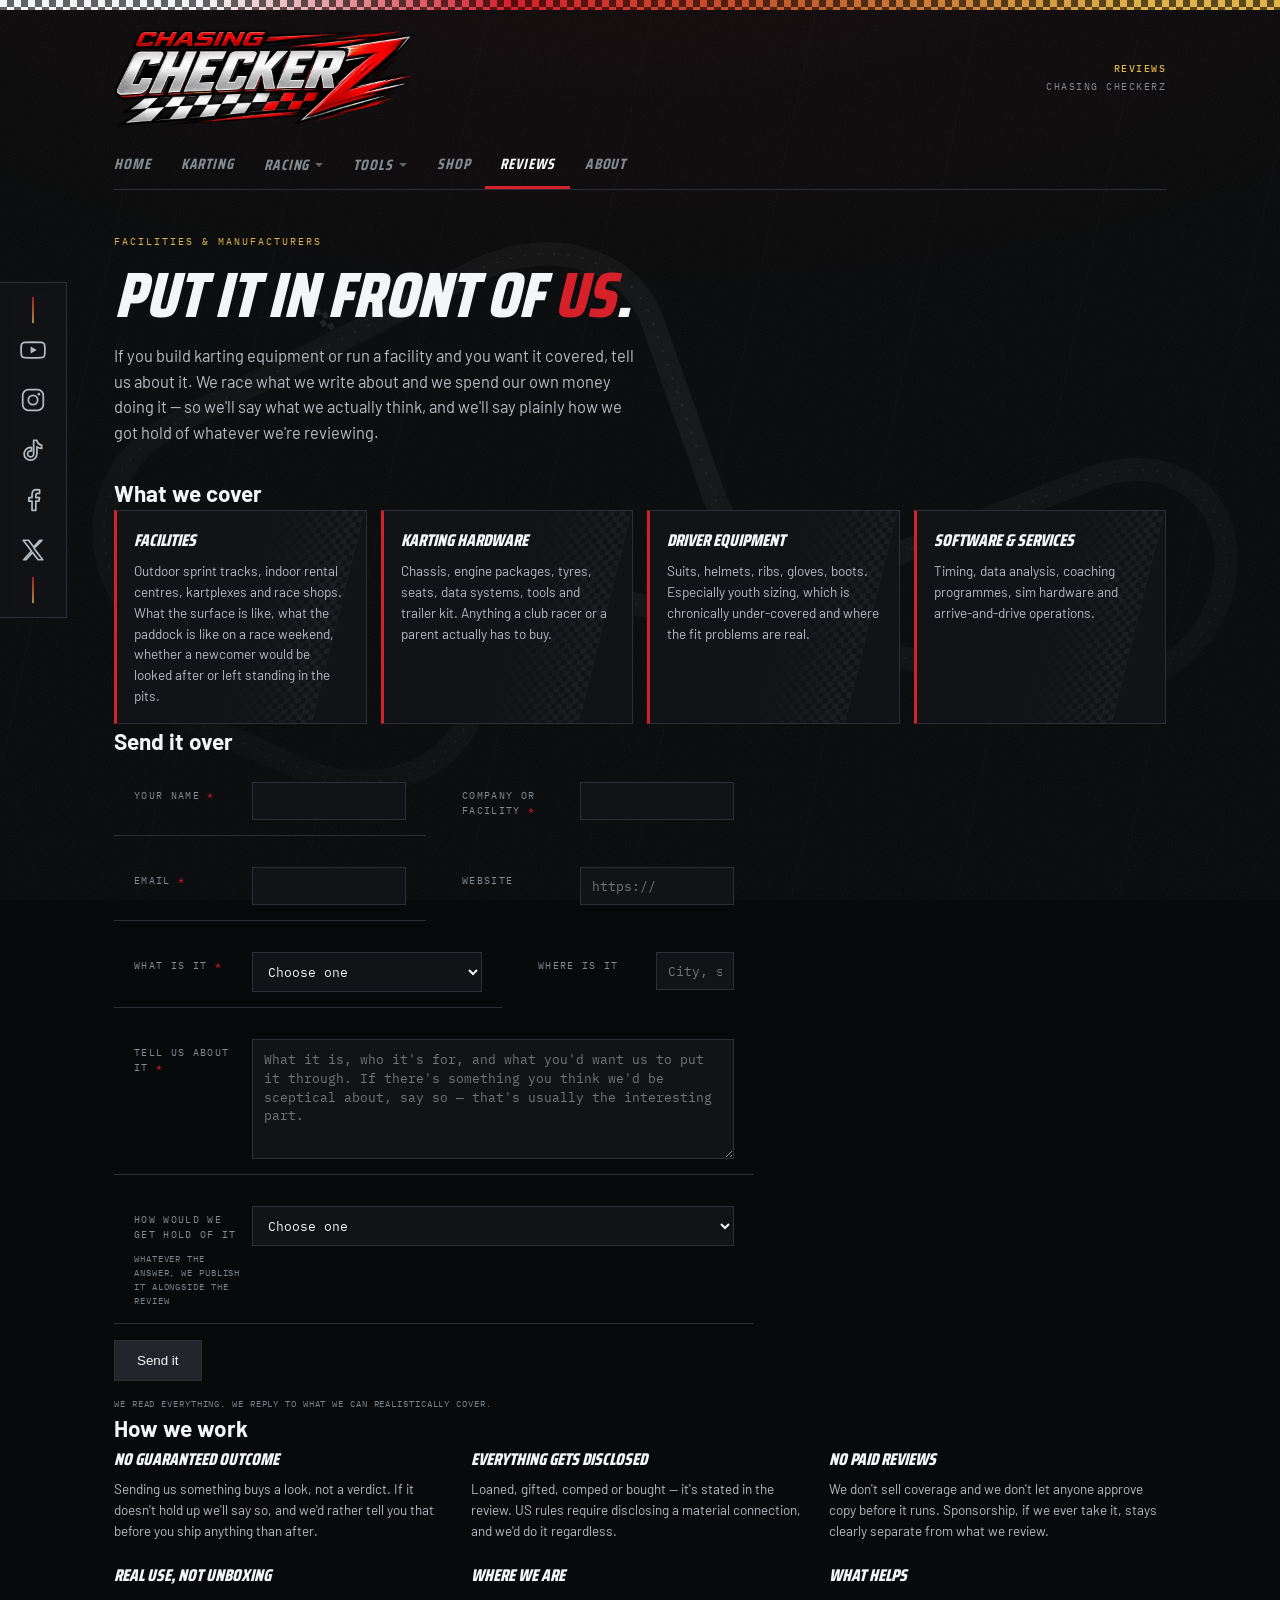
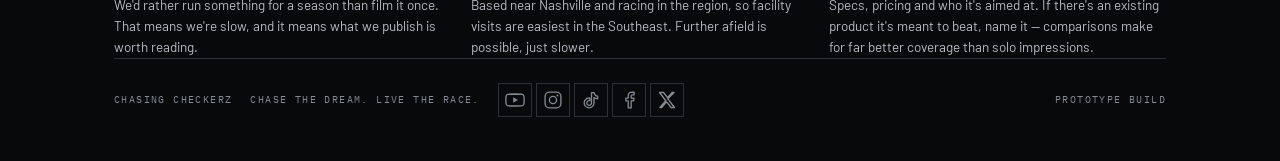
<file: review.html>
<!DOCTYPE html>
<html lang="en">
<head>
<meta charset="utf-8">
<meta name="viewport" content="width=device-width, initial-scale=1">
<title>Request a Review — Chasing Checkerz</title>
<meta name="description" content="Facility owners and manufacturers: put your track, product or service in front of us for review. What we cover, how we work, and what we disclose.">
<link rel="stylesheet" href="assets/app.css">
<style>
.rq{display:grid;gap:16px;max-width:640px;margin-top:8px}
.rq .row{display:grid;gap:6px}
.rq .two{display:grid;gap:16px;grid-template-columns:1fr 1fr}
@media (max-width:620px){.rq .two{grid-template-columns:1fr}}
.rq input[type=text],.rq input[type=email],.rq input[type=url],.rq textarea,.rq select{
  font-family:var(--mono);font-size:12.5px;padding:10px 11px;border:1px solid var(--rule);
  background:var(--carbon);color:var(--white);width:100%}
.rq textarea{min-height:120px;line-height:1.5;resize:vertical}
.rq input:focus,.rq textarea:focus,.rq select:focus{outline:none;border-color:var(--gold-lo)}
.rq .hint{font-family:var(--mono);font-size:9px;letter-spacing:.1em;text-transform:uppercase;color:var(--grey-3)}
.rq .req{color:var(--red)}
.rq button{padding:12px 22px;background:var(--carbon-3);border:1px solid var(--rule);
  color:var(--white);cursor:pointer;justify-self:start}
.rq button:hover:not([disabled]){border-color:var(--gold-lo);color:var(--gold)}
.rq-msg{padding:13px 15px;border:1px solid var(--rule);font-size:14px;line-height:1.5;display:none}
.rq-msg.ok{display:block;border-color:#2E5E3E;color:#9FD6B0;background:#111A14}
.rq-msg.bad{display:block;border-color:var(--red-lo);color:#E9A0A0;background:#1A1113}
.hp{position:absolute;left:-9999px}
.terms{margin-top:38px;border-top:1px solid var(--rule);padding-top:22px;
  display:grid;gap:20px;grid-template-columns:repeat(auto-fit,minmax(250px,1fr))}
.terms h3{font-family:var(--disp);font-weight:800;font-style:italic;text-transform:uppercase;
  font-size:17px;margin-bottom:7px}
.terms p{font-size:13.5px;line-height:1.55;color:var(--grey-2)}
.covers{display:grid;gap:14px;grid-template-columns:repeat(auto-fit,minmax(250px,1fr))}
.covers>div{position:relative;padding:16px 17px;background:var(--carbon);
  border:1px solid var(--rule);border-left:3px solid var(--red);overflow:hidden}
.covers>div::after{content:"";position:absolute;top:0;right:0;bottom:0;width:38%;
  background-image:repeating-conic-gradient(#fff 0% 25%,transparent 0% 50%);
  background-size:11px 11px;opacity:.04;transform:skewX(-14deg);transform-origin:top right;
  -webkit-mask-image:linear-gradient(90deg,transparent,#000 82%);
  mask-image:linear-gradient(90deg,transparent,#000 82%);pointer-events:none}
.covers h3,.covers p{position:relative;z-index:1}
.covers h3{font-family:var(--disp);font-weight:800;font-style:italic;text-transform:uppercase;
  font-size:17px;margin-bottom:7px;color:var(--white)}
.covers p{font-size:13.5px;line-height:1.55;color:var(--grey-2)}
</style>
</head>
<body>
<div class="checkstrip"></div>
<div class="wrap">
  <header class="mastB">
    <div class="barB">
      <a href="index.html" aria-label="Chasing Checkerz home"><img class="logoB" src="assets/logo-bar.webp" alt="Chasing Checkerz"></a>
      <div class="toolB"><b>Reviews</b>Chasing Checkerz</div>
    </div>
    <nav class="sitenav">
      <a href="index.html">Home</a>
      <a href="karting.html">Karting</a>
      <div class="navgrp">
        <button type="button" aria-expanded="false" aria-haspopup="true">Racing</button>
        <div class="navmenu">
          <a href="news.html">News</a>
          <a href="events.html">Events</a>
          <a href="winners.html">Winners</a>
        </div>
      </div>
      <div class="navgrp">
        <button type="button" aria-expanded="false" aria-haspopup="true">Tools</button>
        <div class="navmenu">
          <a href="tracks.html">Tracks</a>
          <a href="frame.html">Chassis</a>
          <a href="setup.html">Setup</a>
        </div>
      </div>
      <a href="shop.html">Shop</a>
      <a href="review.html" aria-current="page">Reviews</a>
      <a href="about.html">About</a>
    </nav>
  </header>

  <section class="pagehero">
    <div class="eyebrow">Facilities &amp; manufacturers</div>
    <h1>Put it in front of <em>us</em>.</h1>
    <p class="lede">If you build karting equipment or run a facility and you want it covered, tell us about it. We race what we write about and we spend our own money doing it &mdash; so we'll say what we actually think, and we'll say plainly how we got hold of whatever we're reviewing.</p>
  </section>

  <section class="grp">
    <div class="grp-head"><h2>What we cover</h2></div>
    <div class="covers">
      <div>
        <h3>Facilities</h3>
        <p>Outdoor sprint tracks, indoor rental centres, kartplexes and race shops. What the surface is like, what the paddock is like on a race weekend, whether a newcomer would be looked after or left standing in the pits.</p>
      </div>
      <div>
        <h3>Karting hardware</h3>
        <p>Chassis, engine packages, tyres, seats, data systems, tools and trailer kit. Anything a club racer or a parent actually has to buy.</p>
      </div>
      <div>
        <h3>Driver equipment</h3>
        <p>Suits, helmets, ribs, gloves, boots. Especially youth sizing, which is chronically under-covered and where the fit problems are real.</p>
      </div>
      <div>
        <h3>Software &amp; services</h3>
        <p>Timing, data analysis, coaching programmes, sim hardware and arrive-and-drive operations.</p>
      </div>
    </div>
  </section>

  <section class="grp">
    <div class="grp-head"><h2>Send it over</h2></div>

    <div class="rq-msg" id="rq-msg" role="status" aria-live="polite"></div>

    <form class="rq" id="rq-form" novalidate>
      <div class="two">
        <div class="row">
          <label for="f-name">Your name <span class="req">*</span></label>
          <input type="text" id="f-name" name="name" autocomplete="name" required>
        </div>
        <div class="row">
          <label for="f-company">Company or facility <span class="req">*</span></label>
          <input type="text" id="f-company" name="company" autocomplete="organization" required>
        </div>
      </div>

      <div class="two">
        <div class="row">
          <label for="f-email">Email <span class="req">*</span></label>
          <input type="email" id="f-email" name="email" autocomplete="email" required>
        </div>
        <div class="row">
          <label for="f-site">Website</label>
          <input type="url" id="f-site" name="website" placeholder="https://">
        </div>
      </div>

      <div class="two">
        <div class="row">
          <label for="f-kind">What is it <span class="req">*</span></label>
          <select id="f-kind" name="kind" required>
            <option value="">Choose one</option>
            <option>Facility or track</option>
            <option>Chassis or engine</option>
            <option>Tyres, seat or components</option>
            <option>Driver equipment</option>
            <option>Data, timing or software</option>
            <option>Coaching or arrive-and-drive</option>
            <option>Something else</option>
          </select>
        </div>
        <div class="row">
          <label for="f-where">Where is it</label>
          <input type="text" id="f-where" name="location" placeholder="City, state">
        </div>
      </div>

      <div class="row">
        <label for="f-what">Tell us about it <span class="req">*</span></label>
        <textarea id="f-what" name="details" required placeholder="What it is, who it's for, and what you'd want us to put it through. If there's something you think we'd be sceptical about, say so — that's usually the interesting part."></textarea>
      </div>

      <div class="row">
        <label for="f-terms">How would we get hold of it</label>
        <select id="f-terms" name="terms">
          <option value="">Choose one</option>
          <option>Visit in person (facility)</option>
          <option>Loan, returned afterwards</option>
          <option>Supplied to keep</option>
          <option>We buy it at normal retail</option>
          <option>Not sure yet</option>
        </select>
        <span class="hint">Whatever the answer, we publish it alongside the review</span>
      </div>

      <input type="text" class="hp" name="website2" tabindex="-1" autocomplete="off" aria-hidden="true">

      <button type="submit" id="rq-send">Send it</button>
      <p class="hint">We read everything. We reply to what we can realistically cover.</p>
    </form>
  </section>

  <section class="grp">
    <div class="grp-head"><h2>How we work</h2></div>
    <div class="terms" style="margin-top:0;border-top:0;padding-top:0">
      <div>
        <h3>No guaranteed outcome</h3>
        <p>Sending us something buys a look, not a verdict. If it doesn't hold up we'll say so, and we'd rather tell you that before you ship anything than after.</p>
      </div>
      <div>
        <h3>Everything gets disclosed</h3>
        <p>Loaned, gifted, comped or bought &mdash; it's stated in the review. US rules require disclosing a material connection, and we'd do it regardless.</p>
      </div>
      <div>
        <h3>No paid reviews</h3>
        <p>We don't sell coverage and we don't let anyone approve copy before it runs. Sponsorship, if we ever take it, stays clearly separate from what we review.</p>
      </div>
      <div>
        <h3>Real use, not unboxing</h3>
        <p>We'd rather run something for a season than film it once. That means we're slow, and it means what we publish is worth reading.</p>
      </div>
      <div>
        <h3>Where we are</h3>
        <p>Based near Nashville and racing in the region, so facility visits are easiest in the Southeast. Further afield is possible, just slower.</p>
      </div>
      <div>
        <h3>What helps</h3>
        <p>Specs, pricing and who it's aimed at. If there's an existing product it's meant to beat, name it &mdash; comparisons make for far better coverage than solo impressions.</p>
      </div>
    </div>
  </section>

  <footer class="sitefoot">
    <span>Chasing Checkerz</span>
    <span>Chase the dream. Live the race.</span>
    <span class="r">Prototype build</span>
  </footer>
</div>
<script src="assets/site.js"></script>
<script>
(function(){
  var f=document.getElementById('rq-form'),
      msg=document.getElementById('rq-msg'),
      btn=document.getElementById('rq-send');
  if(!f) return;

  function show(kind,text){ msg.className='rq-msg '+kind; msg.textContent=text; }

  f.addEventListener('submit', function(e){
    e.preventDefault();
    var data={};
    ['name','company','email','website','kind','location','details','terms','website2']
      .forEach(function(k){ var el=f.elements[k]; if(el) data[k]=el.value.trim(); });

    if(!data.name || !data.company || !data.email || !data.kind || !data.details){
      show('bad','Please fill in the required fields.');
      return;
    }
    if(!/^[^@\s]+@[^@\s]+\.[^@\s]+$/.test(data.email)){
      show('bad','That email address doesn\u2019t look right.');
      return;
    }

    btn.disabled=true; btn.textContent='Sending\u2026';
    fetch('/api/review-request',{
      method:'POST',
      headers:{'Content-Type':'application/json'},
      body:JSON.stringify(data)
    })
    .then(function(r){ return r.json().then(function(j){ return {ok:r.ok, body:j}; }); })
    .then(function(res){
      if(!res.ok) throw new Error(res.body && res.body.error || 'failed');
      show('ok','Got it \u2014 thanks. We read every one of these and we\u2019ll be in touch if it\u2019s something we can cover properly.');
      f.reset();
      btn.textContent='Sent';
    })
    .catch(function(){
      btn.disabled=false; btn.textContent='Send it';
      show('bad','That didn\u2019t go through. Try again in a moment, or email us directly.');
    });
  });
})();
</script>
</body>
</html>
</file>
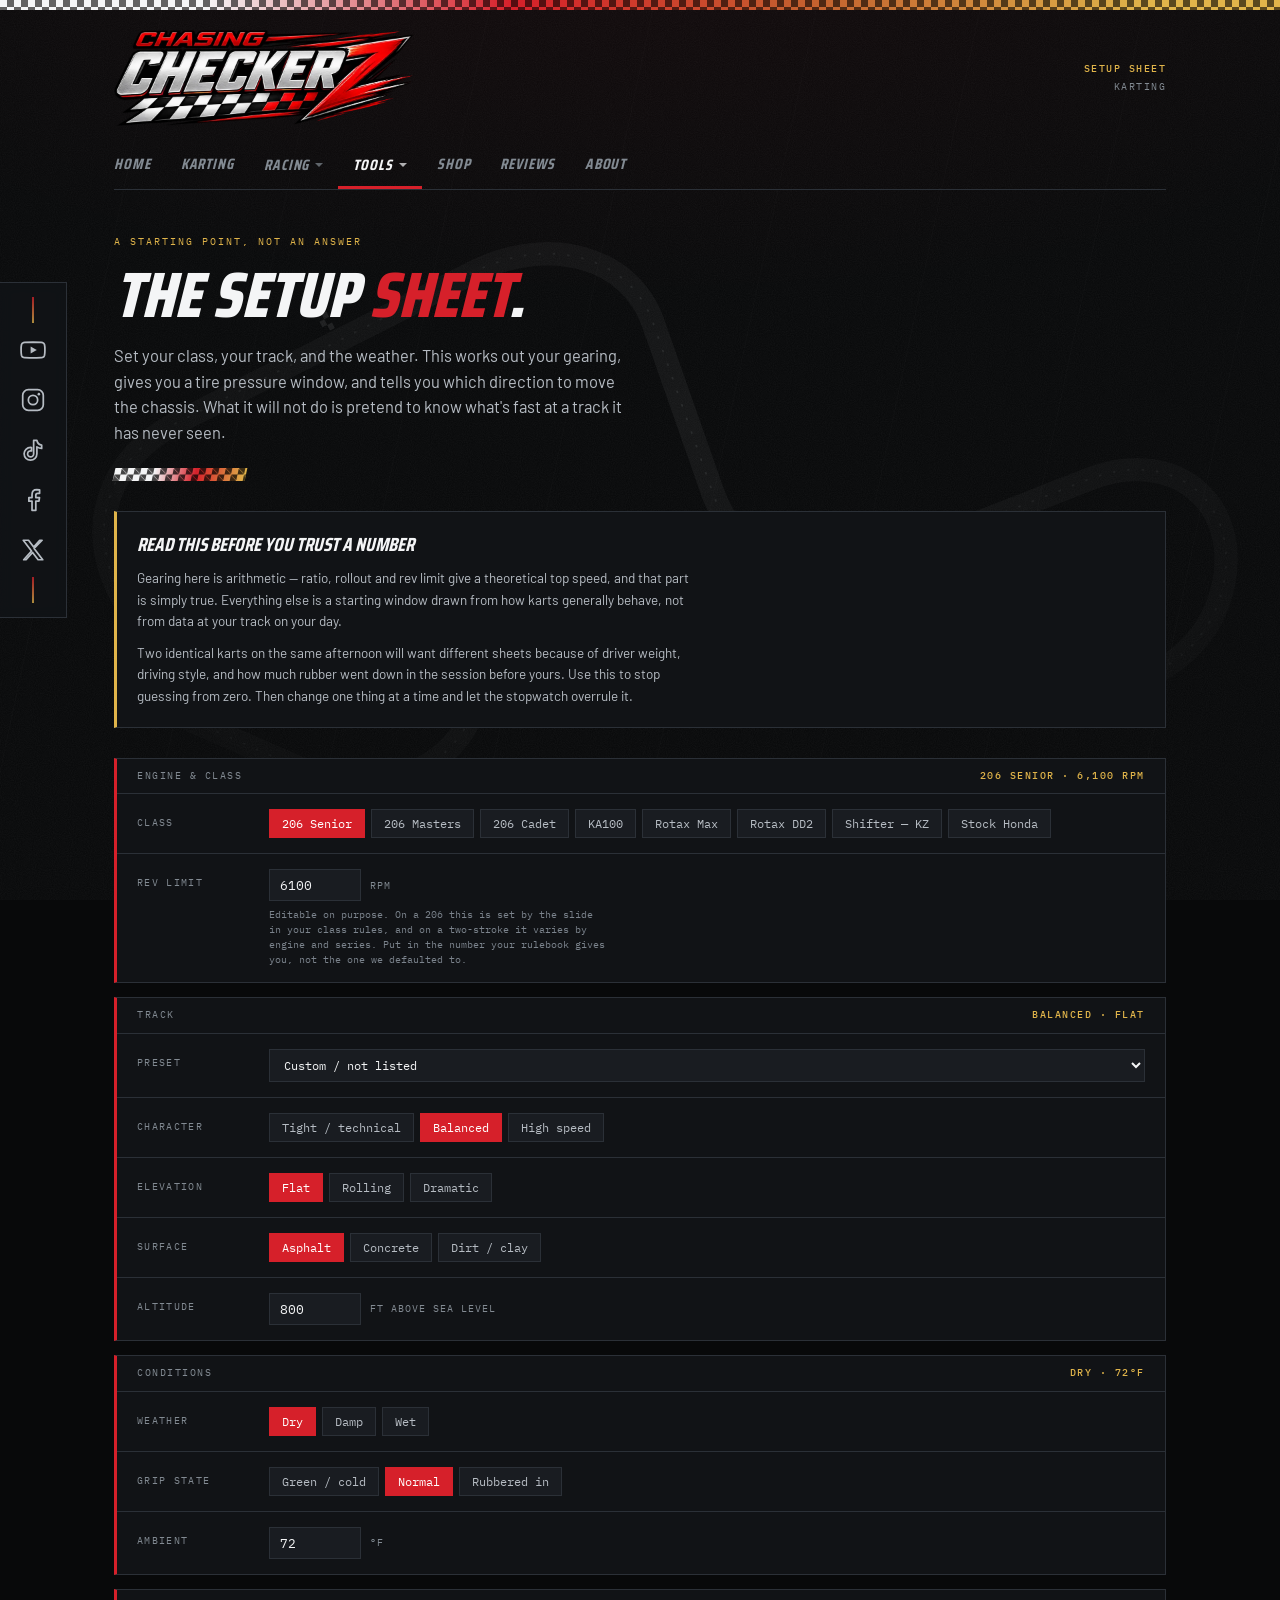
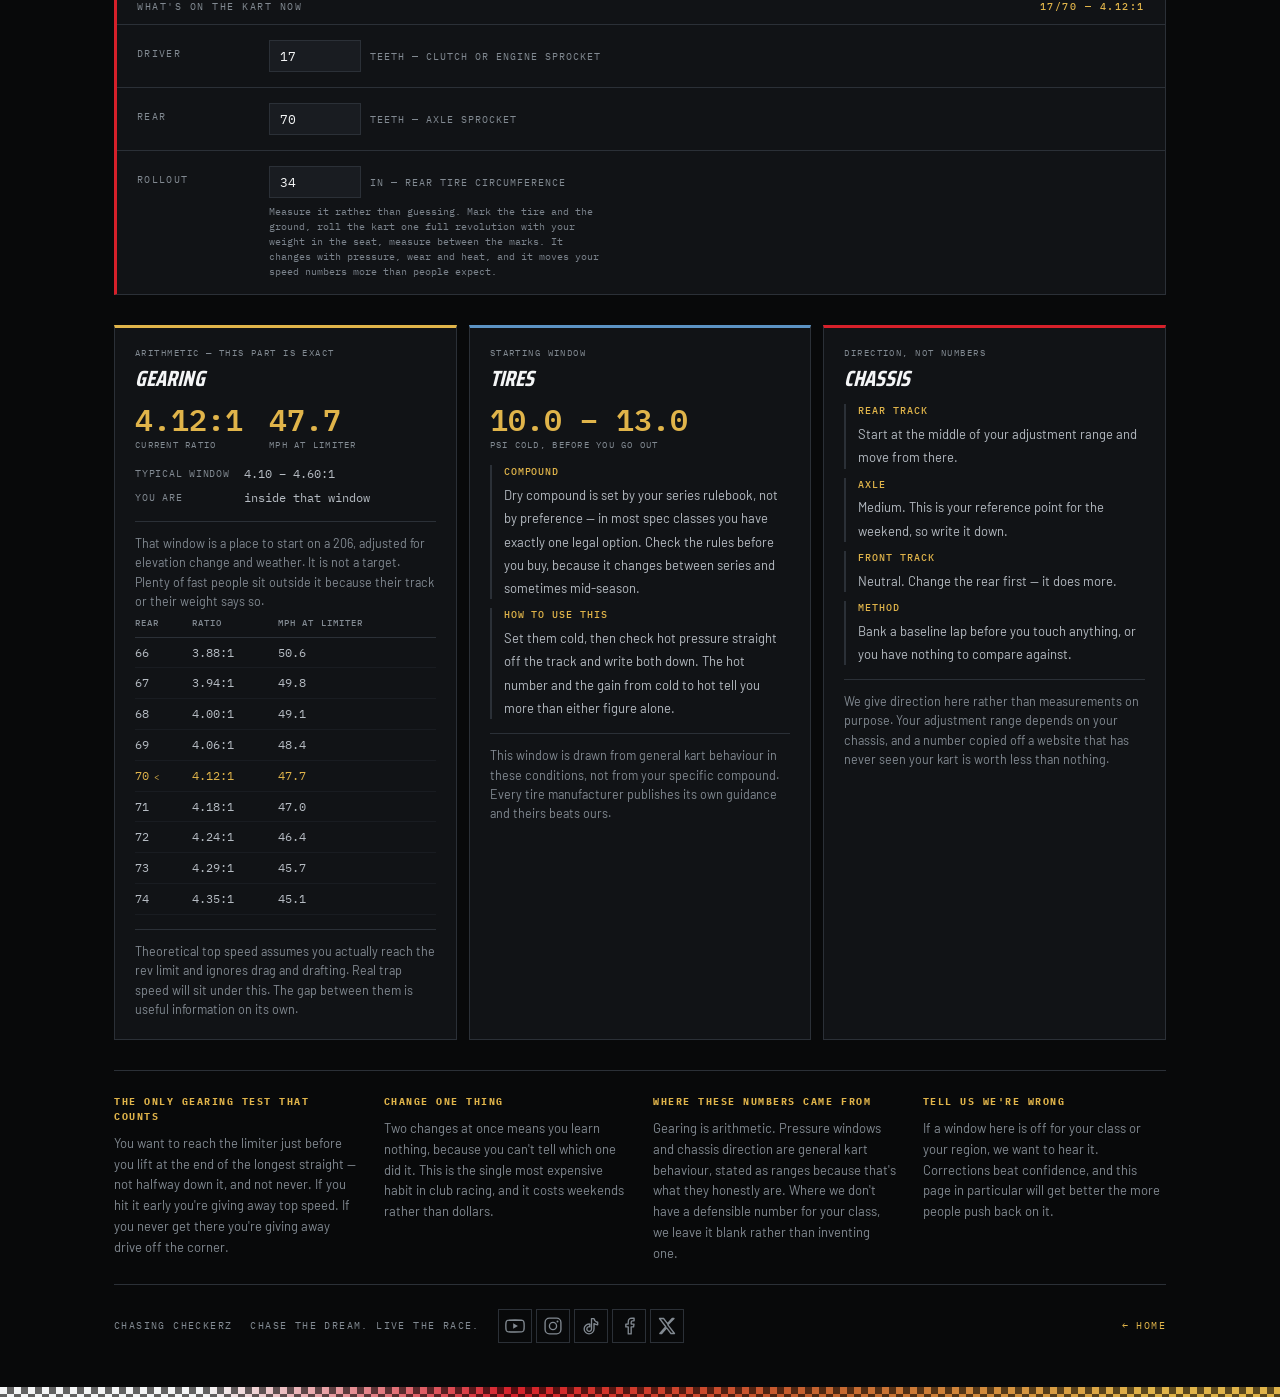
<file: setup.html>
<!DOCTYPE html>
<html lang="en">
<head>
<meta charset="utf-8">
<meta name="viewport" content="width=device-width, initial-scale=1">
<title>The Setup Sheet — Chasing Checkerz</title>
<meta name="description" content="A starting-point setup baseline: gearing, tire pressure, and chassis direction from your track, weather, and engine.">
<link rel="stylesheet" href="assets/app.css">
<style>
.warn{background:var(--carbon);border:1px solid var(--rule);border-left:3px solid var(--gold);padding:18px 20px 20px;margin-bottom:30px}
.warn h4{font-family:var(--disp);font-weight:700;font-style:italic;font-size:19px;text-transform:uppercase;margin-bottom:8px}
.warn p{font-size:13.5px;color:var(--grey-2);line-height:1.6;max-width:70ch}
.warn p+p{margin-top:10px}
.rig3{background:var(--carbon);border:1px solid var(--rule);border-left:3px solid var(--red);margin-bottom:14px}
.rig3 .rh{display:flex;justify-content:space-between;gap:10px;padding:10px 20px;border-bottom:1px solid var(--rule);flex-wrap:wrap;font-family:var(--mono);font-size:9.5px;letter-spacing:.16em;text-transform:uppercase;color:var(--grey)}
.rig3 .rh b{color:var(--gold);font-weight:500}
.num{font-family:var(--mono);font-size:12.5px;padding:7px 10px;border:1px solid var(--rule);background:var(--carbon-2);color:var(--white);width:92px}
.numwrap{display:flex;align-items:center;gap:9px;flex-wrap:wrap}
.numwrap .u{font-family:var(--mono);font-size:10px;letter-spacing:.1em;text-transform:uppercase;color:var(--grey)}
.hint{font-family:var(--mono);font-size:10px;color:var(--grey-3);margin-top:6px;line-height:1.5;max-width:56ch}
.out{display:grid;grid-template-columns:repeat(auto-fit,minmax(320px,1fr));gap:12px;margin-top:30px}
.panel{background:var(--carbon);border:1px solid var(--rule);border-top:3px solid var(--rule);padding:18px 20px 20px}
.panel.gear{border-top-color:var(--gold)}
.panel.tire{border-top-color:var(--blue)}
.panel.chas{border-top-color:var(--red)}
.panel.jet{border-top-color:var(--green)}
.p-kick{font-family:var(--mono);font-size:9px;letter-spacing:.16em;text-transform:uppercase;color:var(--grey);margin-bottom:7px}
.p-title{font-family:var(--disp);font-weight:700;font-style:italic;font-size:22px;text-transform:uppercase;line-height:1.05;margin-bottom:14px}
.big{font-family:var(--mono);font-size:30px;font-weight:600;color:var(--gold);line-height:1}
.big small{display:block;font-size:9px;font-weight:400;letter-spacing:.14em;text-transform:uppercase;color:var(--grey);margin-top:6px}
.dual{display:flex;gap:26px;flex-wrap:wrap;margin-bottom:16px}
.kv{display:grid;grid-template-columns:auto 1fr;gap:6px 14px;font-family:var(--mono);font-size:11.5px;margin-bottom:14px}
.kv dt{color:var(--grey);letter-spacing:.08em;text-transform:uppercase;font-size:9.5px;padding-top:2px;white-space:nowrap}
.kv dd{color:var(--grey-2)}
.lev{border-left:2px solid var(--rule);padding-left:12px;margin-bottom:9px}
.lev b{display:block;font-family:var(--mono);font-size:9.5px;letter-spacing:.1em;text-transform:uppercase;color:var(--gold);margin-bottom:3px;font-weight:500}
.lev span{font-size:13px;color:var(--grey-2);line-height:1.5}
.tbl{width:100%;border-collapse:collapse;font-family:var(--mono);font-size:11.5px;margin-top:4px}
.tbl th{text-align:left;font-size:9px;letter-spacing:.12em;text-transform:uppercase;color:var(--grey);font-weight:500;padding:0 10px 7px 0;border-bottom:1px solid var(--rule)}
.tbl td{padding:6px 10px 6px 0;color:var(--grey-2);border-bottom:1px solid var(--carbon-2)}
.tbl tr.now td{color:var(--gold)}
.tbl tr.now td:first-child::after{content:' <';font-size:9px}
.note2{font-size:12.5px;color:var(--grey);line-height:1.55;border-top:1px solid var(--rule);margin-top:14px;padding-top:12px}
.blank{font-size:13px;color:var(--grey-2);line-height:1.6;border-left:2px solid var(--gold);padding-left:12px}
</style>
</head>
<body>
<div class="checkstrip"></div>
<div class="wrap">
  <header class="mastB">
    <div class="barB">
      <a href="index.html" aria-label="Chasing Checkerz home"><img class="logoB" src="assets/logo-bar.webp" alt="Chasing Checkerz"></a>
      <div class="toolB"><b>Setup Sheet</b>Karting</div>
    </div>
    <nav class="sitenav">
      <a href="index.html">Home</a>
      <a href="karting.html">Karting</a>
      <div class="navgrp">
        <button type="button" aria-expanded="false" aria-haspopup="true">Racing</button>
        <div class="navmenu">
          <a href="news.html">News</a>
          <a href="events.html">Events</a>
          <a href="winners.html">Winners</a>
        </div>
      </div>
      <div class="navgrp here">
        <button type="button" aria-expanded="false" aria-haspopup="true">Tools</button>
        <div class="navmenu">
          <a href="tracks.html">Tracks</a>
          <a href="frame.html">Chassis</a>
          <a href="setup.html" aria-current="page">Setup</a>
        </div>
      </div>
      <a href="shop.html">Shop</a>
      <a href="review.html">Reviews</a>
      <a href="about.html">About</a>
    </nav>
  </header>

  <section class="pagehero">
    <div class="eyebrow">A starting point, not an answer</div>
    <h1>The setup <em>sheet</em>.</h1>
    <p class="lede">Set your class, your track, and the weather. This works out your gearing, gives you a tire pressure window, and tells you which direction to move the chassis. What it will not do is pretend to know what's fast at a track it has never seen.</p>
    <div class="check-sm"></div>
  </section>

  <div class="warn">
    <h4>Read this before you trust a number</h4>
    <p>Gearing here is arithmetic — ratio, rollout and rev limit give a theoretical top speed, and that part is simply true. Everything else is a starting window drawn from how karts generally behave, not from data at your track on your day.</p>
    <p>Two identical karts on the same afternoon will want different sheets because of driver weight, driving style, and how much rubber went down in the session before yours. Use this to stop guessing from zero. Then change one thing at a time and let the stopwatch overrule it.</p>
  </div>

  <section class="rig3">
    <div class="rh"><span>Engine &amp; class</span><b id="k-eng">—</b></div>
    <div class="row"><label id="l1">Class</label><div class="chips" id="f-cls" role="group" aria-labelledby="l1"></div></div>
    <div class="row"><label for="f-rev">Rev limit</label>
      <div>
        <div class="numwrap"><input class="num" type="number" id="f-rev" step="100"><span class="u">rpm</span></div>
        <div class="hint">Editable on purpose. On a 206 this is set by the slide in your class rules, and on a two-stroke it varies by engine and series. Put in the number your rulebook gives you, not the one we defaulted to.</div>
      </div>
    </div>
  </section>

  <section class="rig3">
    <div class="rh"><span>Track</span><b id="k-trk">—</b></div>
    <div class="row"><label for="f-track">Preset</label><select id="f-track"></select></div>
    <div class="row"><label id="l2">Character</label><div class="chips" id="f-char" role="group" aria-labelledby="l2"></div></div>
    <div class="row"><label id="l3">Elevation</label><div class="chips" id="f-topo" role="group" aria-labelledby="l3"></div></div>
    <div class="row"><label id="l4">Surface</label><div class="chips" id="f-surf" role="group" aria-labelledby="l4"></div></div>
    <div class="row"><label for="f-alt">Altitude</label>
      <div class="numwrap"><input class="num" type="number" id="f-alt" step="50"><span class="u">ft above sea level</span></div></div>
  </section>

  <section class="rig3">
    <div class="rh"><span>Conditions</span><b id="k-cond">—</b></div>
    <div class="row"><label id="l5">Weather</label><div class="chips" id="f-wx" role="group" aria-labelledby="l5"></div></div>
    <div class="row"><label id="l6">Grip state</label><div class="chips" id="f-grip" role="group" aria-labelledby="l6"></div></div>
    <div class="row"><label for="f-temp">Ambient</label>
      <div class="numwrap"><input class="num" type="number" id="f-temp" step="1"><span class="u">°F</span></div></div>
  </section>

  <section class="rig3">
    <div class="rh"><span>What's on the kart now</span><b id="k-cur">—</b></div>
    <div class="row"><label for="f-drv">Driver</label>
      <div class="numwrap"><input class="num" type="number" id="f-drv" step="1"><span class="u">teeth — clutch or engine sprocket</span></div></div>
    <div class="row"><label for="f-rear">Rear</label>
      <div class="numwrap"><input class="num" type="number" id="f-rear" step="1"><span class="u">teeth — axle sprocket</span></div></div>
    <div class="row"><label for="f-roll">Rollout</label>
      <div>
        <div class="numwrap"><input class="num" type="number" id="f-roll" step="0.25"><span class="u">in — rear tire circumference</span></div>
        <div class="hint">Measure it rather than guessing. Mark the tire and the ground, roll the kart one full revolution with your weight in the seat, measure between the marks. It changes with pressure, wear and heat, and it moves your speed numbers more than people expect.</div>
      </div>
    </div>
  </section>

  <main class="out" id="out"></main>

  <section class="notecols">
    <div>
      <h3>The only gearing test that counts</h3>
      <p>You want to reach the limiter just before you lift at the end of the longest straight — not halfway down it, and not never. If you hit it early you're giving away top speed. If you never get there you're giving away drive off the corner.</p>
    </div>
    <div>
      <h3>Change one thing</h3>
      <p>Two changes at once means you learn nothing, because you can't tell which one did it. This is the single most expensive habit in club racing, and it costs weekends rather than dollars.</p>
    </div>
    <div>
      <h3>Where these numbers came from</h3>
      <p>Gearing is arithmetic. Pressure windows and chassis direction are general kart behaviour, stated as ranges because that's what they honestly are. Where we don't have a defensible number for your class, we leave it blank rather than inventing one.</p>
    </div>
    <div>
      <h3>Tell us we're wrong</h3>
      <p>If a window here is off for your class or your region, we want to hear it. Corrections beat confidence, and this page in particular will get better the more people push back on it.</p>
    </div>
  </section>

  <footer class="sitefoot">
    <span>Chasing Checkerz</span>
    <span>Chase the dream. Live the race.</span>
    <span class="r"><a href="index.html">← Home</a></span>
  </footer>
</div>
<div class="checkstrip"></div>

<script>
const CLASSES=[
  {id:'206sr',  label:'206 Senior',   rev:6100, stroke:4, band:[[4.50,5.00],[4.10,4.60],[3.70,4.20]], drv:17, rear:70},
  {id:'206mast',label:'206 Masters',  rev:6100, stroke:4, band:[[4.50,5.00],[4.10,4.60],[3.70,4.20]], drv:17, rear:70},
  {id:'206cad', label:'206 Cadet',    rev:5600, stroke:4, band:null, drv:16, rear:72},
  {id:'ka100',  label:'KA100',        rev:15000,stroke:2, band:null, drv:11, rear:80},
  {id:'rotax',  label:'Rotax Max',    rev:13800,stroke:2, band:null, drv:12, rear:78},
  {id:'dd2',    label:'Rotax DD2',    rev:13500,stroke:2, band:null, drv:12, rear:78, chainless:true},
  {id:'kz',     label:'Shifter — KZ', rev:15000,stroke:2, band:null, drv:12, rear:40, gearbox:true},
  {id:'honda',  label:'Stock Honda',  rev:13000,stroke:2, band:null, drv:12, rear:40, gearbox:true}
];
const TRACKS=[
  {id:'custom', name:'Custom / not listed', char:null, topo:null, surf:null, alt:null},
  {id:'mck',  name:'Music City Kartplex — Shelbyville, TN', char:'bal',  topo:'roll', surf:'asphalt', alt:790},
  {id:'ncmp', name:'New Castle Motorsports Park — New Castle, IN', char:'fast', topo:'flat', surf:'asphalt', alt:1050},
  {id:'amp',  name:'Atlanta Motorsports Park — Dawsonville, GA', char:'bal', topo:'dram', surf:'asphalt', alt:1350},
  {id:'thmp', name:'Trackhouse Motorplex — Mooresville, NC', char:'tight', topo:'roll', surf:'asphalt', alt:750},
  {id:'ckc',  name:'Colorado Karting Circuit — Centennial, CO', char:'bal', topo:'flat', surf:'asphalt', alt:5885}
];
const CHARS=[{id:'tight',label:'Tight / technical'},{id:'bal',label:'Balanced'},{id:'fast',label:'High speed'}];
const TOPO=[{id:'flat',label:'Flat'},{id:'roll',label:'Rolling'},{id:'dram',label:'Dramatic'}];
const SURF=[{id:'asphalt',label:'Asphalt'},{id:'concrete',label:'Concrete'},{id:'dirt',label:'Dirt / clay'}];
const WX=[{id:'dry',label:'Dry'},{id:'damp',label:'Damp'},{id:'wet',label:'Wet'}];
const GRIP=[{id:'green',label:'Green / cold'},{id:'normal',label:'Normal'},{id:'rubber',label:'Rubbered in'}];

const S={cls:'206sr',rev:6100,track:'custom',char:'bal',topo:'flat',surf:'asphalt',alt:800,
         wx:'dry',grip:'normal',temp:72,drv:17,rear:70,roll:34};

function cls(){return CLASSES.find(c=>c.id===S.cls);}

function chips(elId,items,key,after){
  const el=document.getElementById(elId);
  el.innerHTML=items.map(i=>`<button class="chip" aria-pressed="${S[key]===i.id}" data-v="${i.id}">${i.label}</button>`).join('');
  el.querySelectorAll('.chip').forEach(b=>b.addEventListener('click',()=>{
    S[key]=b.dataset.v; if(after)after(); chips(elId,items,key,after); render();
  }));
}
function bindNum(id,key,after){
  const el=document.getElementById(id);
  el.value=S[key];
  el.addEventListener('input',e=>{const v=parseFloat(e.target.value);if(!isNaN(v)){S[key]=v;if(after)after();render();}});
}
function syncClass(){
  const c=cls();
  S.rev=c.rev; S.drv=c.drv; S.rear=c.rear;
  document.getElementById('f-rev').value=c.rev;
  document.getElementById('f-drv').value=c.drv;
  document.getElementById('f-rear').value=c.rear;
}
function applyTrack(){
  const t=TRACKS.find(x=>x.id===S.track);
  if(!t||t.id==='custom')return;
  S.char=t.char;S.topo=t.topo;S.surf=t.surf;S.alt=t.alt;
  document.getElementById('f-alt').value=t.alt;
  chips('f-char',CHARS,'char');chips('f-topo',TOPO,'topo');chips('f-surf',SURF,'surf');
}

function mph(ratio){return (S.rev/ratio)*S.roll/1056;}
function ratio(){return S.rear/S.drv;}

function targetBand(){
  const c=cls(); if(!c.band)return null;
  const i={tight:0,bal:1,fast:2}[S.char];
  let [lo,hi]=c.band[i];
  if(S.topo==='roll'){lo+=0.10;hi+=0.10;}
  if(S.topo==='dram'){lo+=0.20;hi+=0.20;}
  if(S.wx==='damp'){lo+=0.15;hi+=0.15;}
  if(S.wx==='wet'){lo+=0.30;hi+=0.30;}
  return [lo,hi];
}

function pressure(){
  let lo,hi;
  if(S.wx==='wet'){lo=16;hi=20;}
  else if(S.wx==='damp'){lo=13;hi=16;}
  else{
    lo=10;hi=13;
    if(S.temp<55){lo+=1.5;hi+=1.5;}
    else if(S.temp>90){lo-=1.0;hi-=1.0;}
    if(S.grip==='green'){lo+=0.5;hi+=0.5;}
    if(S.grip==='rubber'){lo-=1.0;hi-=1.0;}
    if(S.surf==='concrete'){lo-=0.5;hi-=0.5;}
    if(S.surf==='dirt'){lo-=2.0;hi-=2.0;}
  }
  return [lo.toFixed(1),hi.toFixed(1)];
}

function densityAlt(){
  const pa=S.alt;
  const isa=15-1.98*(pa/1000);
  const oat=(S.temp-32)*5/9;
  return Math.round(pa+120*(oat-isa));
}

function levers(){
  const L=[];
  if(S.wx!=='dry'){
    L.push(['Rear track','Narrow it, and by more than feels reasonable — this is the biggest single grip lever you have in the wet.']);
    L.push(['Front track','Go wide. You want every bit of front bite you can find.']);
    L.push(['Axle','Softest you own. The kart has to flex to find grip that isn\u2019t there.']);
    L.push(['Seat struts','Add them if you run removable ones. More rear grip is the whole objective.']);
  } else if(S.grip==='green'){
    L.push(['Rear track','Narrow. A green or cold surface gives you nothing, so make the kart work for grip.']);
    L.push(['Axle','Softer, or pull the centre bearing if you run three. Let the frame twist.']);
    L.push(['Front track','Wider for more front bite and quicker turn-in.']);
    L.push(['Tire temp','Expect a slow build. Use the out-lap deliberately rather than chasing the first flying lap.']);
  } else if(S.grip==='rubber'){
    L.push(['Rear track','Widen it. High grip usually means the kart binds, and this frees it.']);
    L.push(['Axle','Stiffer, or add the centre bearing. Stop it over-flexing and hopping.']);
    L.push(['Front track','Narrow slightly to reduce jacking and calm the entry.']);
    L.push(['Watch for','Hop and push feel identical from the seat but want opposite fixes. Hop is too much grip, push is too little.']);
  } else {
    L.push(['Rear track','Start at the middle of your adjustment range and move from there.']);
    L.push(['Axle','Medium. This is your reference point for the weekend, so write it down.']);
    L.push(['Front track','Neutral. Change the rear first — it does more.']);
    L.push(['Method','Bank a baseline lap before you touch anything, or you have nothing to compare against.']);
  }
  if(S.topo==='dram'){
    L.push(['Elevation','Big elevation change loads and unloads the kart mid-corner. Expect to want slightly more rear grip than a flat track of the same layout.']);
  }
  return L;
}

function render(){
  const c=cls(), r=ratio(), band=targetBand();
  document.getElementById('k-eng').textContent=c.label+' · '+S.rev.toLocaleString()+' rpm';
  document.getElementById('k-trk').textContent=(CHARS.find(x=>x.id===S.char)||{}).label+' · '+(TOPO.find(x=>x.id===S.topo)||{}).label;
  document.getElementById('k-cond').textContent=(WX.find(x=>x.id===S.wx)||{}).label+' · '+S.temp+'°F';
  document.getElementById('k-cur').textContent=c.chainless?'Chainless — no sprockets':S.drv+'/'+S.rear+' — '+r.toFixed(2)+':1';

  let rows='';
  for(let d=-4;d<=4;d++){
    const rt=S.rear+d, rr=rt/S.drv;
    rows+=`<tr class="${d===0?'now':''}"><td>${rt}</td><td>${rr.toFixed(2)}:1</td><td>${mph(rr).toFixed(1)}</td></tr>`;
  }

  let bandHtml;
  if(band){
    const inside=r>=band[0]&&r<=band[1];
    bandHtml=`<dl class="kv">
      <dt>Typical window</dt><dd>${band[0].toFixed(2)} – ${band[1].toFixed(2)}:1</dd>
      <dt>You are</dt><dd>${inside?'inside that window':(r<band[0]?'geared taller than typical — more top end, less drive':'geared shorter than typical — more drive, less top end')}</dd>
    </dl>
    <div class="note2">That window is a place to start on a 206, adjusted for elevation change and weather. It is not a target. Plenty of fast people sit outside it because their track or their weight says so.</div>`;
  } else if(c.chainless){
    bandHtml=`<div class="blank">There is nothing to calculate here. The DD2 is chainless — the rear axle runs straight through the engine, so there is no driver sprocket, no rear sprocket and no chain. The teeth fields above do not apply to this class.</div>
    <div class="note2">Your ratios are the two internal gears, and they are fixed by the regulations. What you actually tune on a DD2 is the shift point, the tyre rollout and the chassis — not the gearing. Everything else on this page still applies.</div>`;
  } else if(c.gearbox){
    bandHtml=`<div class="blank">This is final drive only — it does not account for the internal gearbox ratios, which change the answer completely. Treat the speed figure as top-gear theoretical and nothing more.</div>
    <div class="note2">We don't publish a final-drive window for shifter classes. Gearing on a six-speed is a per-track, per-gear conversation and a single number would mislead you.</div>`;
  } else {
    bandHtml=`<div class="blank">We don't publish a ratio window for this class. We don't have data we'd stand behind, and a made-up range would be worse than a blank space.</div>
    <div class="note2">The arithmetic above is still correct. Use the limiter test on the longest straight and gear to that.</div>`;
  }

  const [plo,phi]=pressure();
  const da=densityAlt();

  let jet='';
  if(c.stroke===2){
    const delta=da-2000;
    const dir = delta>800 ? 'Thinner air than a typical sea-level-ish day — expect to need to lean out from your baseline jet.'
              : delta<-800 ? 'Denser air than a typical baseline — expect to need to richen from your baseline jet.'
              : 'Close to a middling baseline. Start where you normally start.';
    jet=`<div class="panel jet">
      <div class="p-kick">Two-stroke only</div>
      <div class="p-title">Air density</div>
      <div class="big">${da.toLocaleString()}<small>ft density altitude</small></div>
      <div class="lev" style="margin-top:16px"><b>Direction</b><span>${dir}</span></div>
      <div class="note2">Density altitude is real physics and this figure is a fair estimate from your altitude and temperature. What it cannot tell you is the jet number, because that depends on your engine, your fuel, your pipe and your builder. Ask whoever built the motor for their baseline, then move from it in the direction above. Running lean is how engines die.</div>
    </div>`;
  }

  const tireCopy = S.wx==='dry'
    ? 'Dry compound is set by your series rulebook, not by preference — in most spec classes you have exactly one legal option. Check the rules before you buy, because it changes between series and sometimes mid-season.'
    : 'You need a rain tire, and which one is again a rulebook question. Wets run considerably higher pressure than dries and you want them up before you go out, not after.';

  document.getElementById('out').innerHTML=`
  <div class="panel gear">
    <div class="p-kick">${c.chainless?'Not applicable to this class':'Arithmetic — this part is exact'}</div>
    <div class="p-title">Gearing</div>
    ${c.chainless?'':`<div class="dual">
      <div class="big">${r.toFixed(2)}:1<small>current ratio</small></div>
      <div class="big">${mph(r).toFixed(1)}<small>mph at limiter</small></div>
    </div>`}
    ${bandHtml}
    ${c.chainless?'':`<table class="tbl">
      <thead><tr><th>Rear</th><th>Ratio</th><th>MPH at limiter</th></tr></thead>
      <tbody>${rows}</tbody>
    </table>
    <div class="note2">Theoretical top speed assumes you actually reach the rev limit and ignores drag and drafting. Real trap speed will sit under this. The gap between them is useful information on its own.</div>`}
  </div>

  <div class="panel tire">
    <div class="p-kick">Starting window</div>
    <div class="p-title">Tires</div>
    <div class="big">${plo} – ${phi}<small>psi cold, before you go out</small></div>
    <div class="lev" style="margin-top:16px"><b>Compound</b><span>${tireCopy}</span></div>
    <div class="lev"><b>How to use this</b><span>Set them cold, then check hot pressure straight off the track and write both down. The hot number and the gain from cold to hot tell you more than either figure alone.</span></div>
    <div class="note2">This window is drawn from general kart behaviour in these conditions, not from your specific compound. Every tire manufacturer publishes its own guidance and theirs beats ours.</div>
  </div>

  <div class="panel chas">
    <div class="p-kick">Direction, not numbers</div>
    <div class="p-title">Chassis</div>
    ${levers().map(([a,b])=>`<div class="lev"><b>${a}</b><span>${b}</span></div>`).join('')}
    <div class="note2">We give direction here rather than measurements on purpose. Your adjustment range depends on your chassis, and a number copied off a website that has never seen your kart is worth less than nothing.</div>
  </div>

  ${jet}`;
}

chips('f-cls',CLASSES,'cls',syncClass);
chips('f-char',CHARS,'char',()=>{S.track='custom';document.getElementById('f-track').value='custom';});
chips('f-topo',TOPO,'topo',()=>{S.track='custom';document.getElementById('f-track').value='custom';});
chips('f-surf',SURF,'surf');
chips('f-wx',WX,'wx');
chips('f-grip',GRIP,'grip');
const ts=document.getElementById('f-track');
ts.innerHTML=TRACKS.map(t=>`<option value="${t.id}">${t.name}</option>`).join('');
ts.addEventListener('change',e=>{S.track=e.target.value;applyTrack();render();});
bindNum('f-rev','rev');bindNum('f-alt','alt');bindNum('f-temp','temp');
bindNum('f-drv','drv');bindNum('f-rear','rear');bindNum('f-roll','roll');
render();
</script>
<script src="assets/site.js"></script>
</body>
</html>
</file>
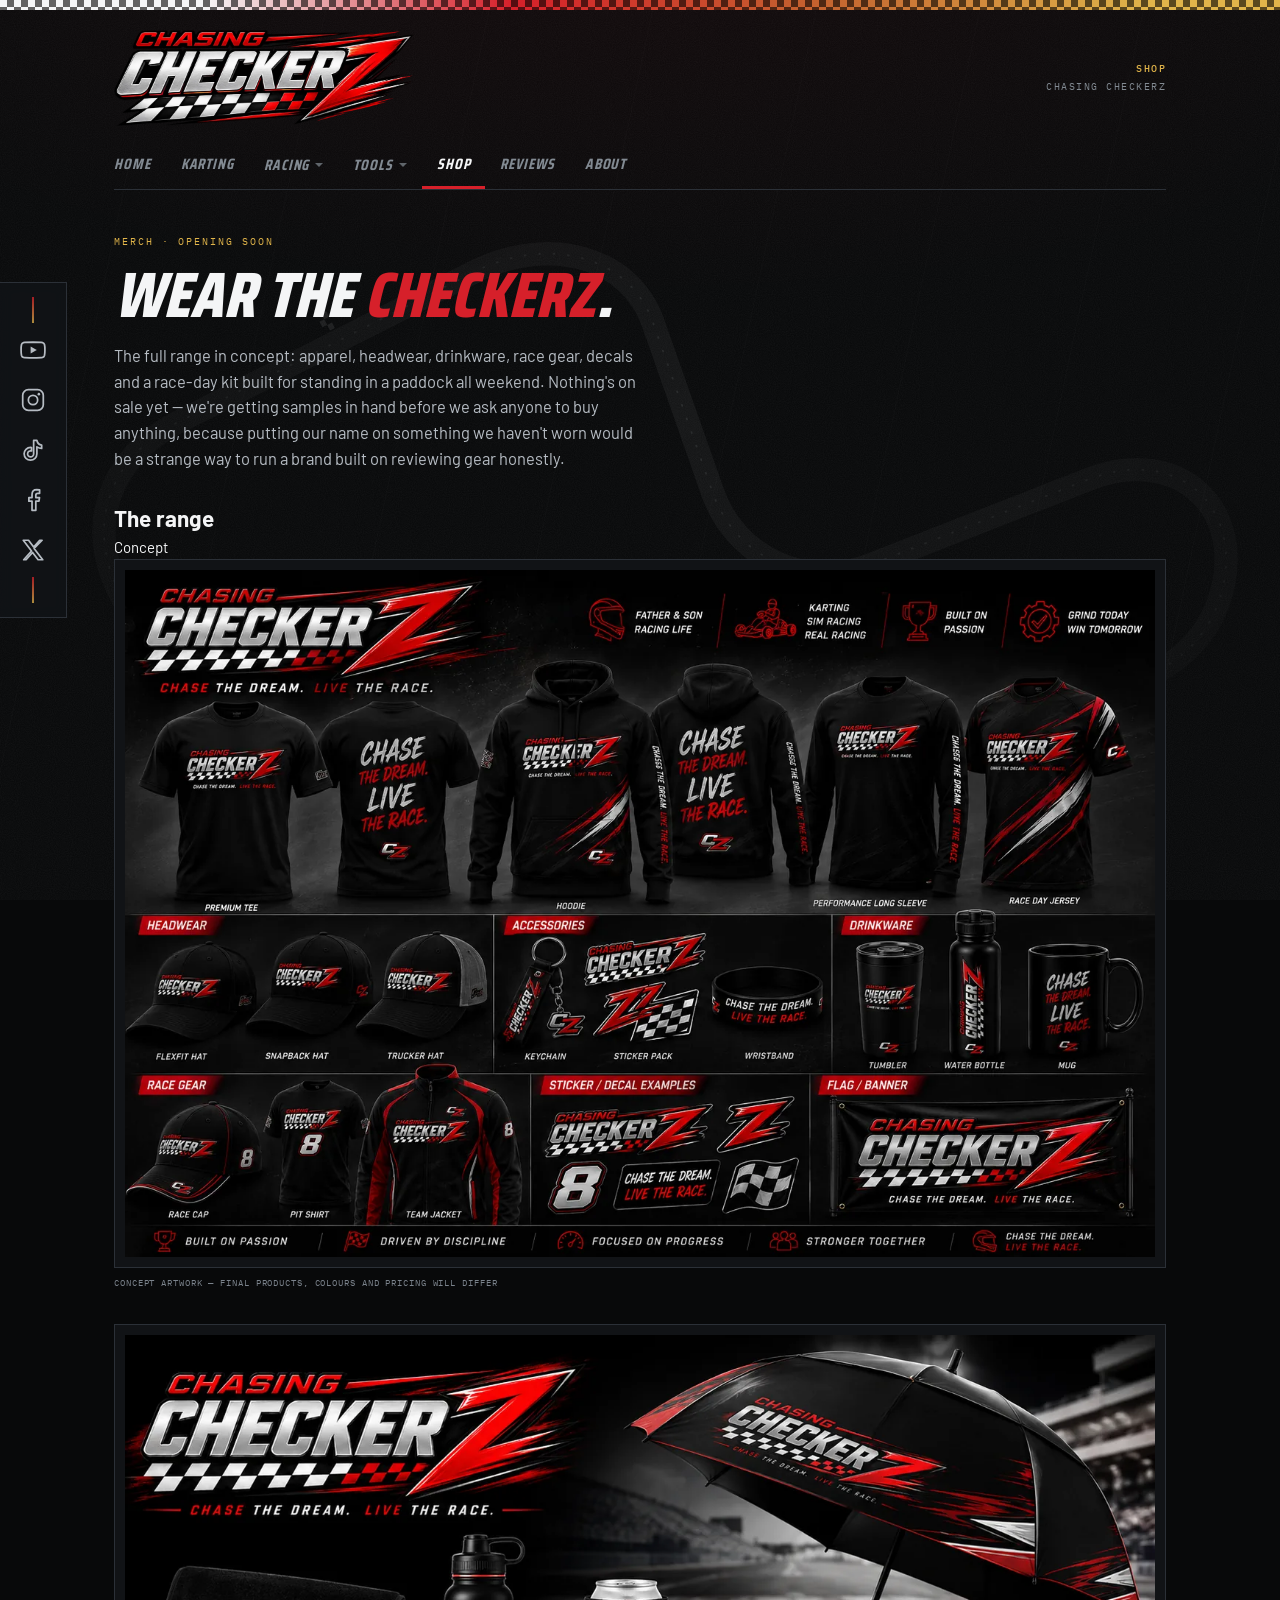
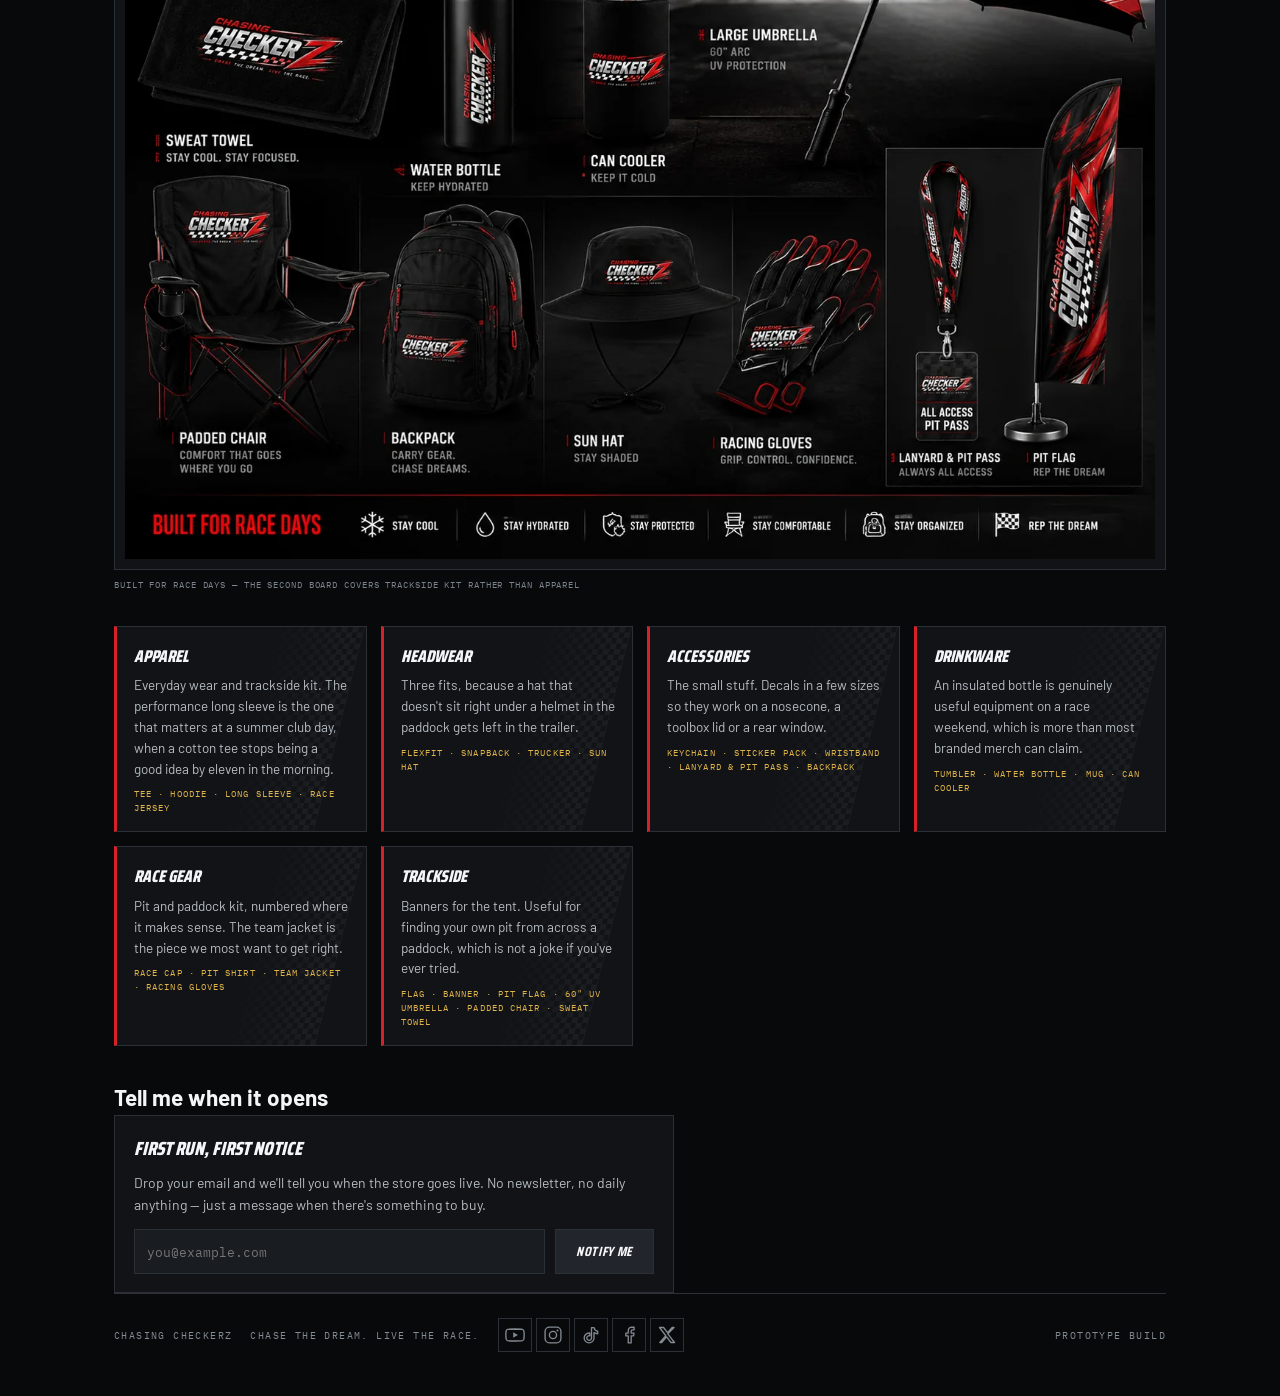
<file: shop.html>
<!DOCTYPE html>
<html lang="en">
<head>
<meta charset="utf-8">
<meta name="viewport" content="width=device-width, initial-scale=1">
<title>Shop — Chasing Checkerz</title>
<meta name="description" content="Chasing Checkerz merch — apparel, headwear, drinkware, race gear and decals. Opening soon.">
<link rel="stylesheet" href="assets/app.css">
<style>
.board{border:1px solid var(--rule);background:var(--carbon);padding:10px;margin-bottom:8px}
.board img{display:block;width:100%;height:auto}
.boardnote{font-family:var(--mono);font-size:9px;letter-spacing:.1em;text-transform:uppercase;
  color:var(--grey-3);margin-bottom:34px}
.lines{display:grid;gap:14px;grid-template-columns:repeat(auto-fit,minmax(230px,1fr));margin-bottom:34px}
.line{position:relative;padding:16px 17px;background:var(--carbon);border:1px solid var(--rule);
  border-left:3px solid var(--red);overflow:hidden}
.line::after{content:"";position:absolute;top:0;right:0;bottom:0;width:38%;
  background-image:repeating-conic-gradient(#fff 0% 25%,transparent 0% 50%);
  background-size:11px 11px;opacity:.04;transform:skewX(-14deg);transform-origin:top right;
  -webkit-mask-image:linear-gradient(90deg,transparent,#000 82%);
  mask-image:linear-gradient(90deg,transparent,#000 82%);pointer-events:none}
.line h3,.line p,.line .items{position:relative;z-index:1}
.line h3{font-family:var(--disp);font-weight:800;font-style:italic;text-transform:uppercase;
  font-size:17px;margin-bottom:6px;color:var(--white)}
.line p{font-size:13.5px;line-height:1.55;color:var(--grey-2);margin-bottom:8px}
.line .items{font-family:var(--mono);font-size:9px;letter-spacing:.12em;text-transform:uppercase;color:var(--gold)}
.notify{border:1px solid var(--rule);background:var(--carbon);padding:18px 19px;max-width:560px}
.notify h4{font-family:var(--disp);font-weight:800;font-style:italic;text-transform:uppercase;
  font-size:19px;margin-bottom:8px}
.notify p{font-size:14px;line-height:1.6;color:var(--grey-2);margin-bottom:13px}
.notify .f{display:flex;gap:10px;flex-wrap:wrap}
.notify input{font-family:var(--mono);font-size:12.5px;padding:11px 12px;border:1px solid var(--rule);
  background:var(--carbon-2);color:var(--white);flex:1;min-width:200px}
.notify input:focus{outline:none;border-color:var(--gold-lo)}
.notify button{padding:11px 20px;background:var(--carbon-3);border:1px solid var(--rule);
  color:var(--white);cursor:pointer;font-family:var(--disp);font-weight:700;font-style:italic;
  text-transform:uppercase;letter-spacing:.05em}
.notify button:hover:not([disabled]){border-color:var(--gold-lo);color:var(--gold)}
.nmsg{margin-top:12px;font-size:13.5px;line-height:1.5;display:none}
.nmsg.ok{display:block;color:#9FD6B0}
.nmsg.bad{display:block;color:#E9A0A0}
.hp{position:absolute;left:-9999px}
</style>
</head>
<body>
<div class="checkstrip"></div>
<div class="wrap">
  <header class="mastB">
    <div class="barB">
      <a href="index.html" aria-label="Chasing Checkerz home"><img class="logoB" src="assets/logo-bar.webp" alt="Chasing Checkerz"></a>
      <div class="toolB"><b>Shop</b>Chasing Checkerz</div>
    </div>
    <nav class="sitenav">
      <a href="index.html">Home</a>
      <a href="karting.html">Karting</a>
      <div class="navgrp">
        <button type="button" aria-expanded="false" aria-haspopup="true">Racing</button>
        <div class="navmenu">
          <a href="news.html">News</a>
          <a href="events.html">Events</a>
          <a href="winners.html">Winners</a>
        </div>
      </div>
      <div class="navgrp">
        <button type="button" aria-expanded="false" aria-haspopup="true">Tools</button>
        <div class="navmenu">
          <a href="tracks.html">Tracks</a>
          <a href="frame.html">Chassis</a>
          <a href="setup.html">Setup</a>
        </div>
      </div>
      <a href="shop.html" aria-current="page">Shop</a>
      <a href="review.html">Reviews</a>
      <a href="about.html">About</a>
    </nav>
  </header>

  <section class="pagehero">
    <div class="eyebrow">Merch &middot; opening soon</div>
    <h1>Wear the <em>checkerz</em>.</h1>
    <p class="lede">The full range in concept: apparel, headwear, drinkware, race gear, decals and a race-day kit built for standing in a paddock all weekend. Nothing's on sale yet &mdash; we're getting samples in hand before we ask anyone to buy anything, because putting our name on something we haven't worn would be a strange way to run a brand built on reviewing gear honestly.</p>
  </section>

  <section class="grp">
    <div class="grp-head"><h2>The range</h2><span class="cnt">Concept</span></div>
    <div class="board">
      <img src="assets/merch-board.webp" width="1400" height="933"
           alt="Chasing Checkerz merchandise concept board showing tees, hoodies, long sleeves, race jerseys, caps, keychains, stickers, wristbands, tumblers, water bottles, mugs, race caps, pit shirts, team jackets and a banner">
    </div>
    <p class="boardnote">Concept artwork &mdash; final products, colours and pricing will differ</p>

    <div class="board" style="margin-top:26px">
      <img src="assets/merch-board-raceday.webp" width="1400" height="1120"
           alt="Chasing Checkerz race-day concept board showing a sweat towel, water bottle, can cooler, 60-inch UV umbrella, padded chair, backpack, sun hat, racing gloves, lanyard with pit pass and a pit flag">
    </div>
    <p class="boardnote">Built for race days &mdash; the second board covers trackside kit rather than apparel</p>

    <div class="lines">
      <div class="line">
        <h3>Apparel</h3>
        <p>Everyday wear and trackside kit. The performance long sleeve is the one that matters at a summer club day, when a cotton tee stops being a good idea by eleven in the morning.</p>
        <div class="items">Tee &middot; Hoodie &middot; Long sleeve &middot; Race jersey</div>
      </div>
      <div class="line">
        <h3>Headwear</h3>
        <p>Three fits, because a hat that doesn't sit right under a helmet in the paddock gets left in the trailer.</p>
        <div class="items">Flexfit &middot; Snapback &middot; Trucker &middot; Sun hat</div>
      </div>
      <div class="line">
        <h3>Accessories</h3>
        <p>The small stuff. Decals in a few sizes so they work on a nosecone, a toolbox lid or a rear window.</p>
        <div class="items">Keychain &middot; Sticker pack &middot; Wristband &middot; Lanyard &amp; pit pass &middot; Backpack</div>
      </div>
      <div class="line">
        <h3>Drinkware</h3>
        <p>An insulated bottle is genuinely useful equipment on a race weekend, which is more than most branded merch can claim.</p>
        <div class="items">Tumbler &middot; Water bottle &middot; Mug &middot; Can cooler</div>
      </div>
      <div class="line">
        <h3>Race gear</h3>
        <p>Pit and paddock kit, numbered where it makes sense. The team jacket is the piece we most want to get right.</p>
        <div class="items">Race cap &middot; Pit shirt &middot; Team jacket &middot; Racing gloves</div>
      </div>
      <div class="line">
        <h3>Trackside</h3>
        <p>Banners for the tent. Useful for finding your own pit from across a paddock, which is not a joke if you've ever tried.</p>
        <div class="items">Flag &middot; Banner &middot; Pit flag &middot; 60&quot; UV umbrella &middot; Padded chair &middot; Sweat towel</div>
      </div>
    </div>
  </section>

  <section class="grp">
    <div class="grp-head"><h2>Tell me when it opens</h2></div>
    <div class="notify">
      <h4>First run, first notice</h4>
      <p>Drop your email and we'll tell you when the store goes live. No newsletter, no daily anything &mdash; just a message when there's something to buy.</p>
      <form class="f" id="n-form" novalidate>
        <label for="n-email" class="hp">Email</label>
        <input type="email" id="n-email" name="email" placeholder="you@example.com" autocomplete="email" required>
        <input type="text" class="hp" name="website2" tabindex="-1" autocomplete="off" aria-hidden="true">
        <button type="submit" id="n-btn">Notify me</button>
      </form>
      <div class="nmsg" id="n-msg" role="status" aria-live="polite"></div>
    </div>
  </section>

  <footer class="sitefoot">
    <span>Chasing Checkerz</span>
    <span>Chase the dream. Live the race.</span>
    <span class="r">Prototype build</span>
  </footer>
</div>
<script src="assets/site.js"></script>
<script>
(function(){
  var f=document.getElementById('n-form'), msg=document.getElementById('n-msg'), btn=document.getElementById('n-btn');
  if(!f) return;
  function show(k,t){ msg.className='nmsg '+k; msg.textContent=t; }
  f.addEventListener('submit', function(e){
    e.preventDefault();
    var email=f.elements.email.value.trim(), hp=f.elements.website2.value.trim();
    if(!/^[^@\s]+@[^@\s]+\.[^@\s]+$/.test(email)){ show('bad','That email address doesn\u2019t look right.'); return; }
    btn.disabled=true; btn.textContent='Sending\u2026';
    fetch('/api/notify',{method:'POST',headers:{'Content-Type':'application/json'},
      body:JSON.stringify({email:email, list:'shop', website2:hp})})
      .then(function(r){ if(!r.ok) throw new Error(); return r.json(); })
      .then(function(){ show('ok','You\u2019re on the list. We\u2019ll be in touch when the first run lands.'); f.reset(); btn.textContent='Done'; })
      .catch(function(){ btn.disabled=false; btn.textContent='Notify me';
        show('bad','That didn\u2019t go through. Try again shortly.'); });
  });
})();
</script>
</body>
</html>
</file>
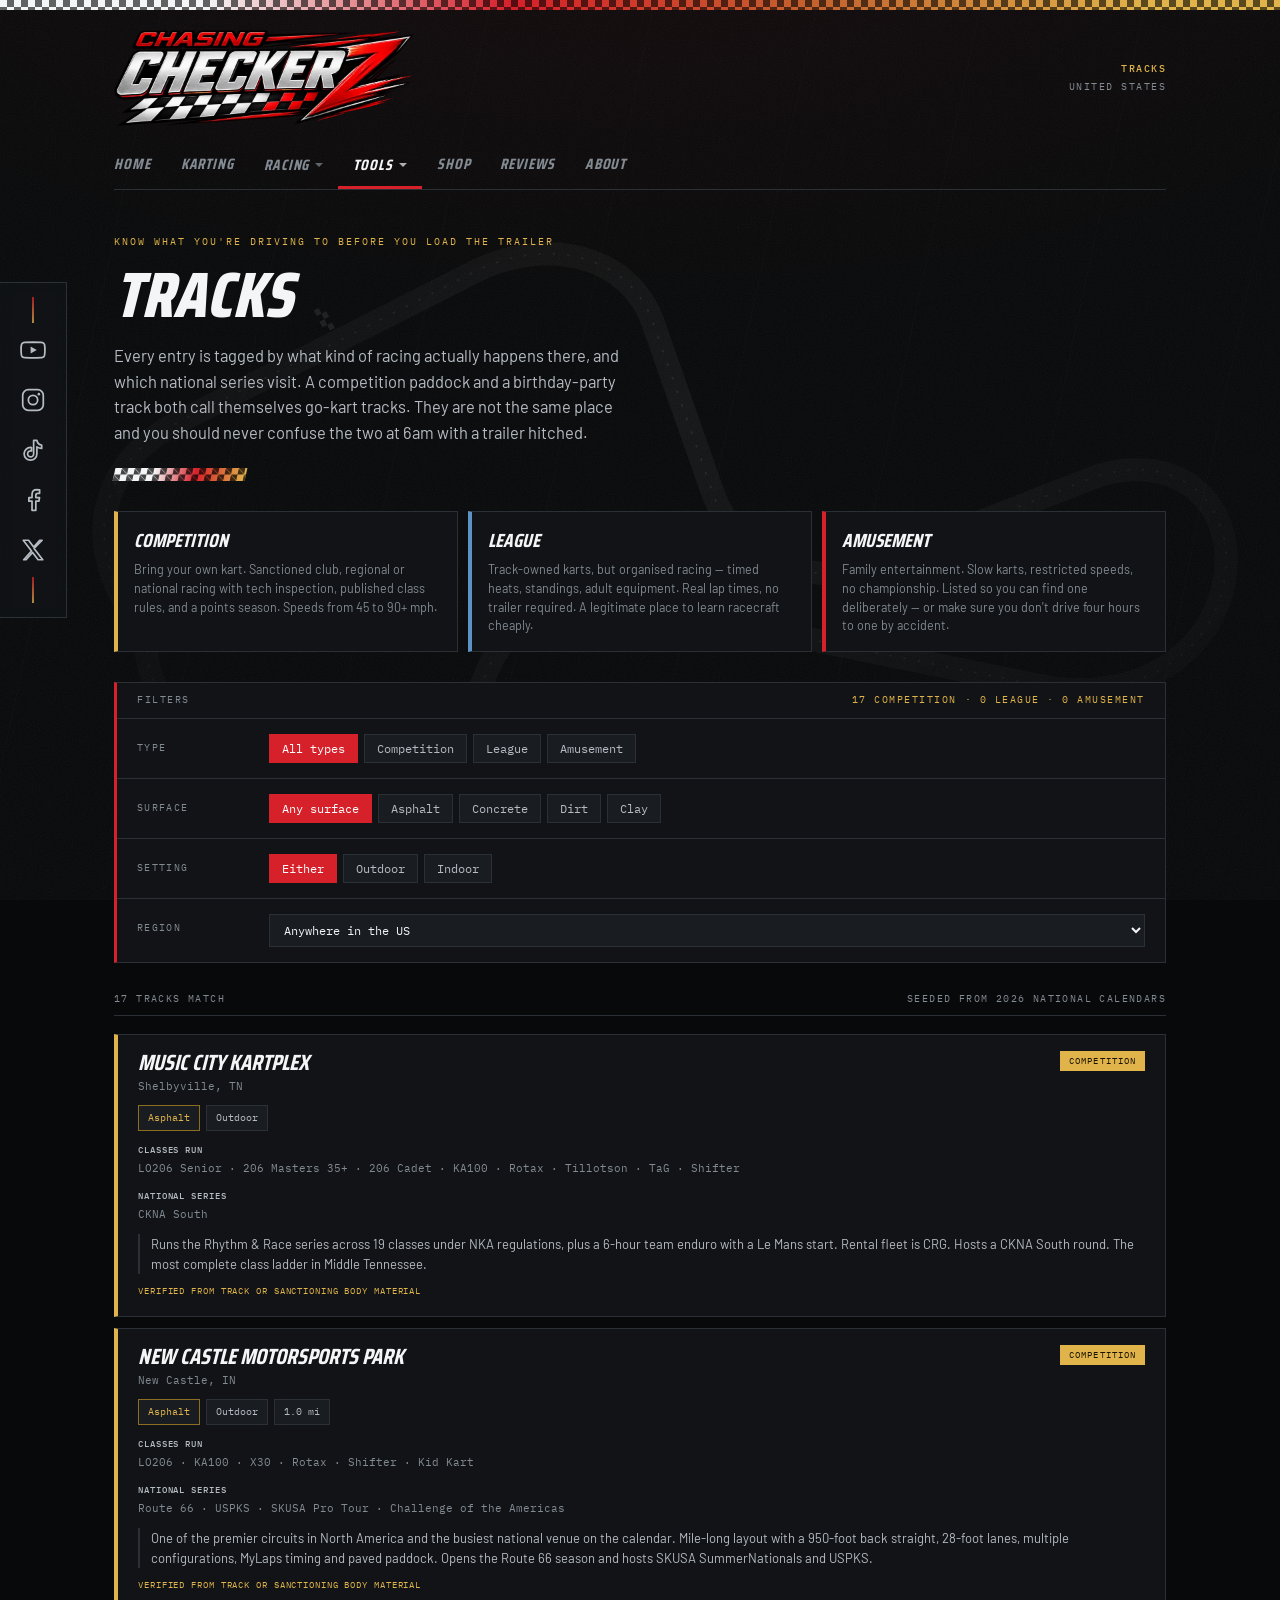
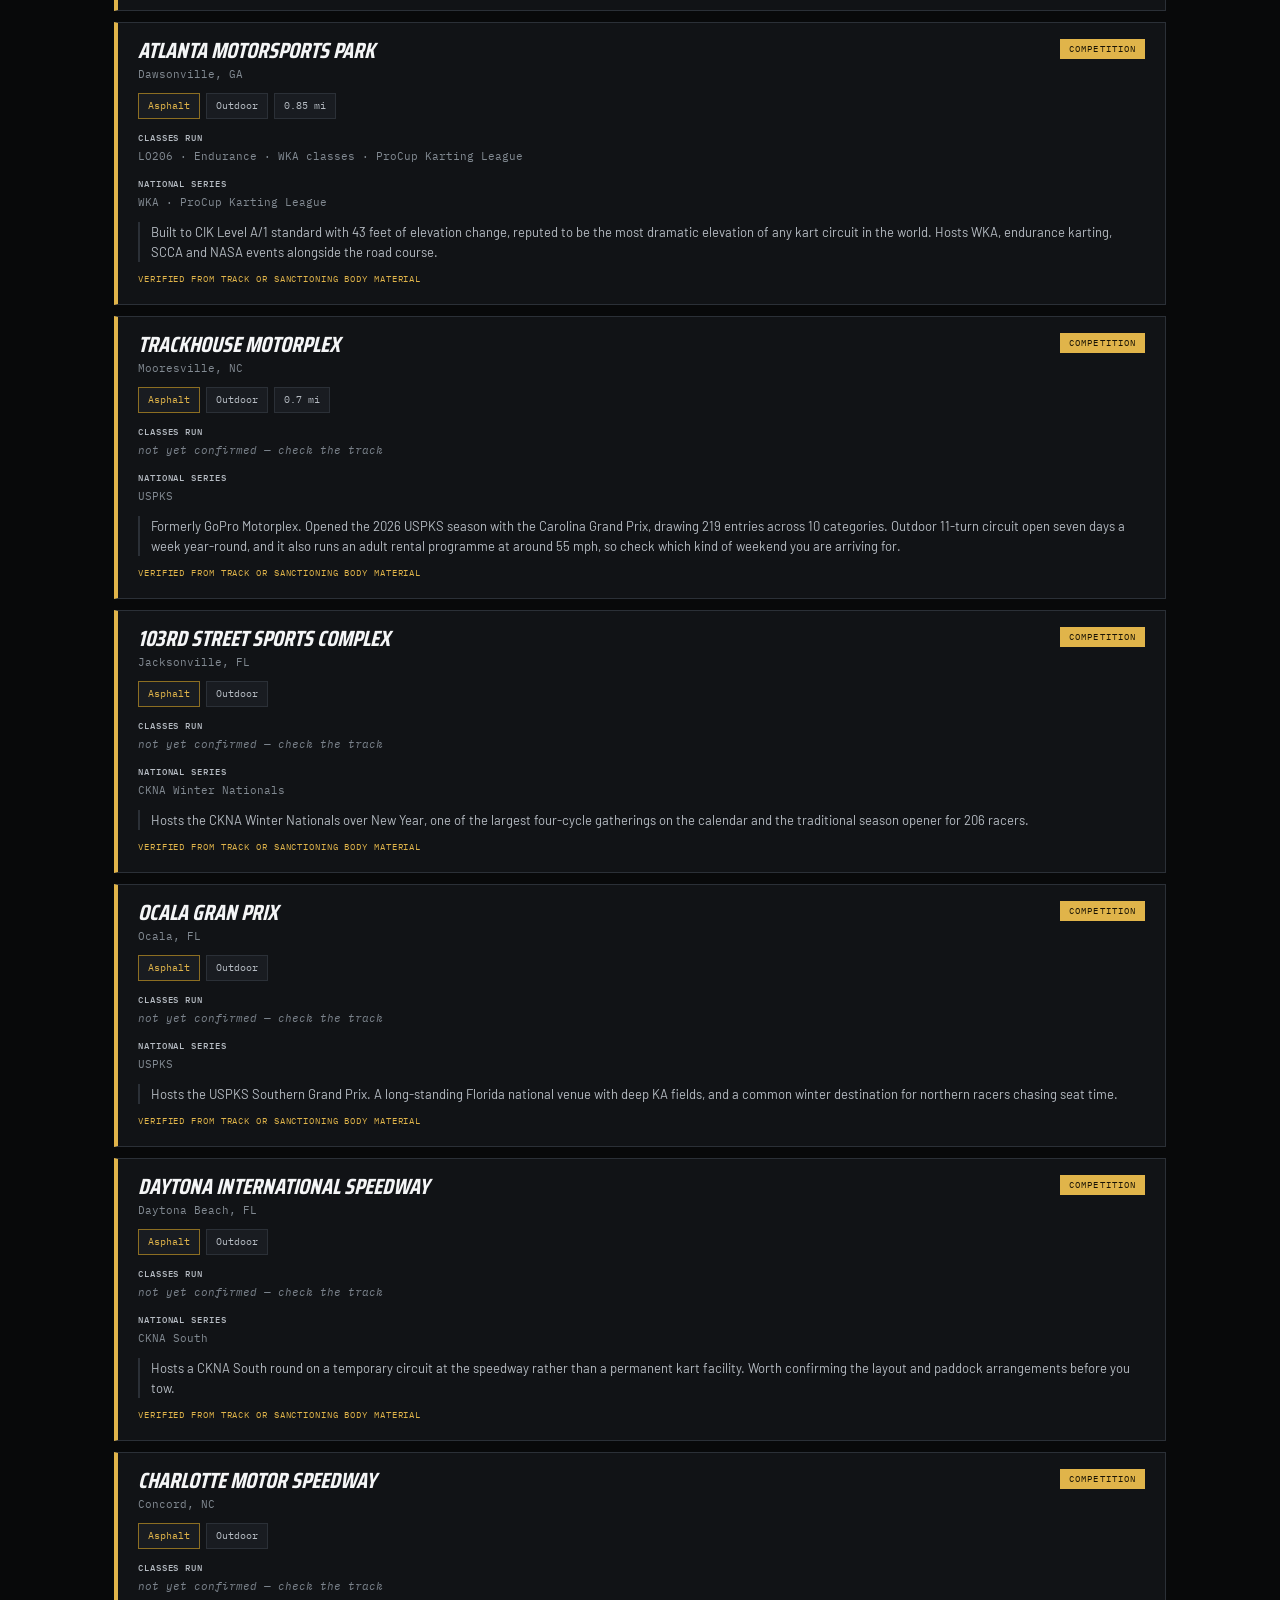
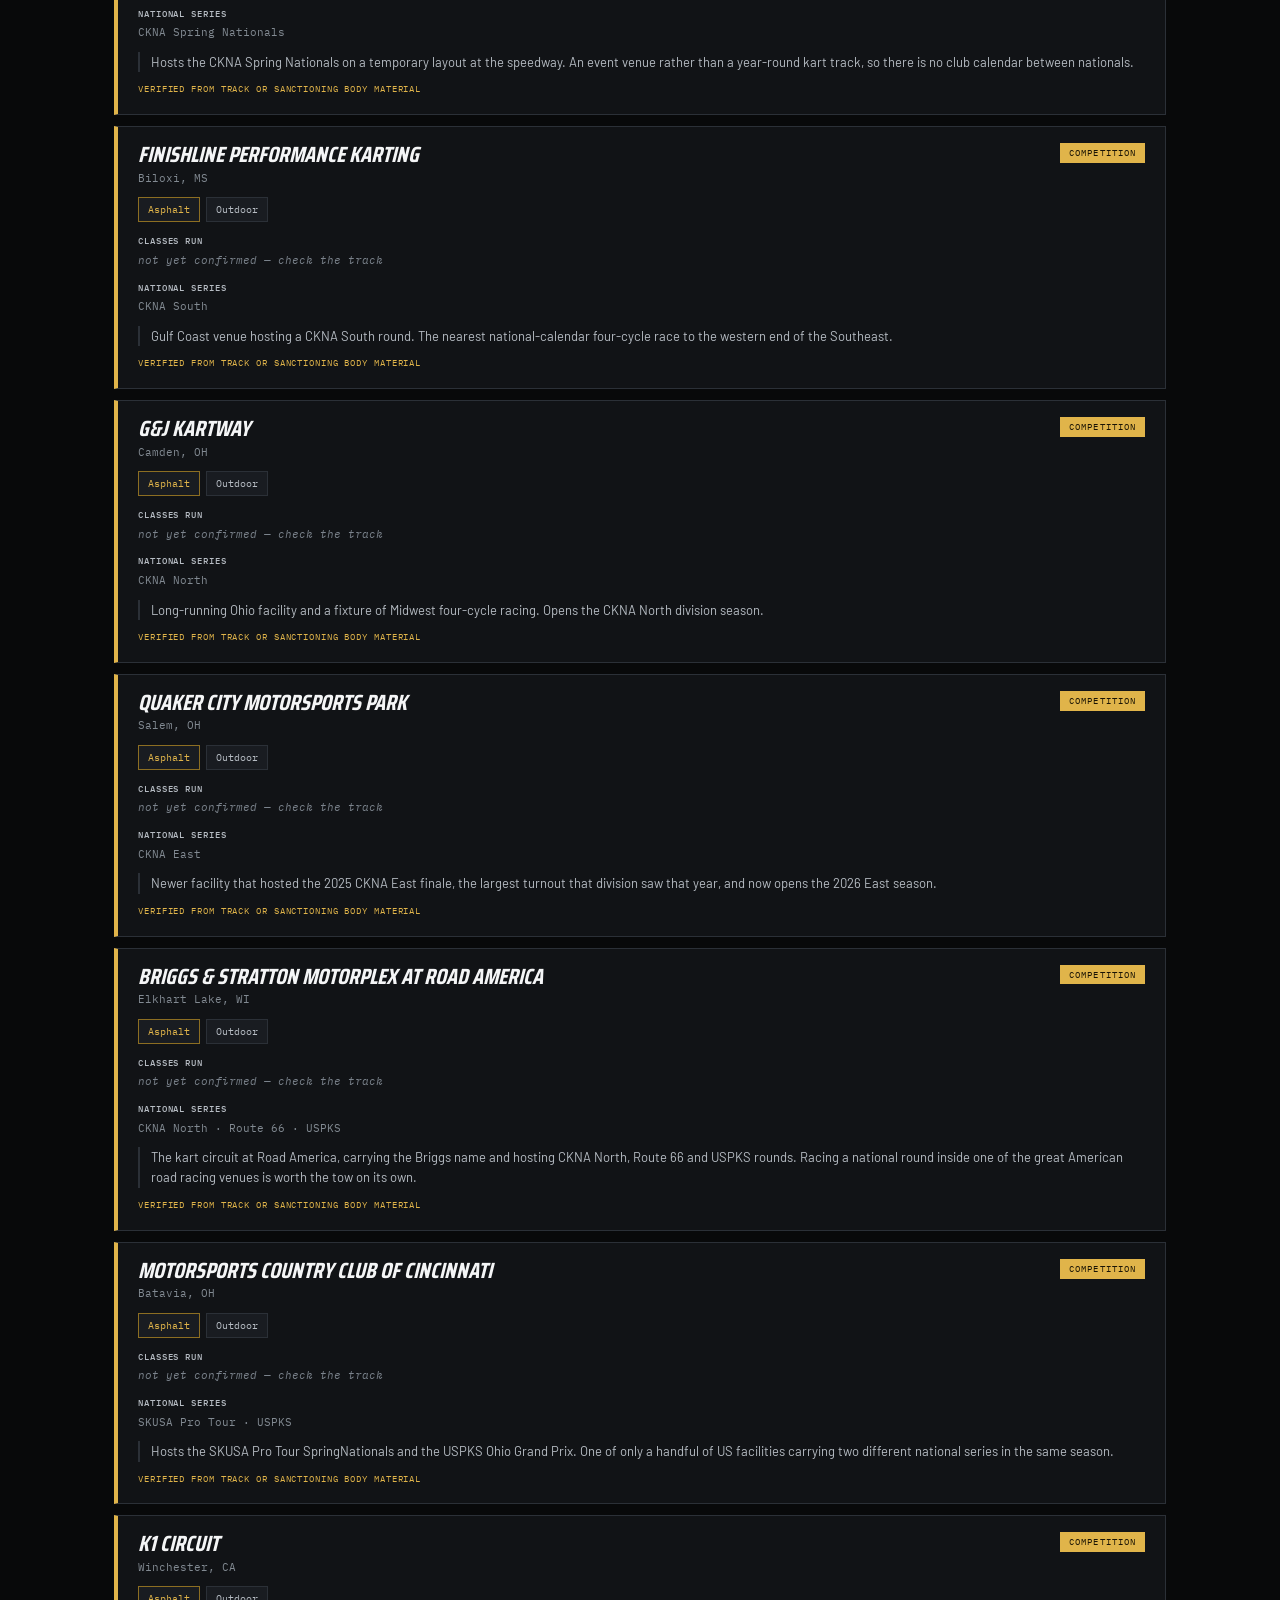
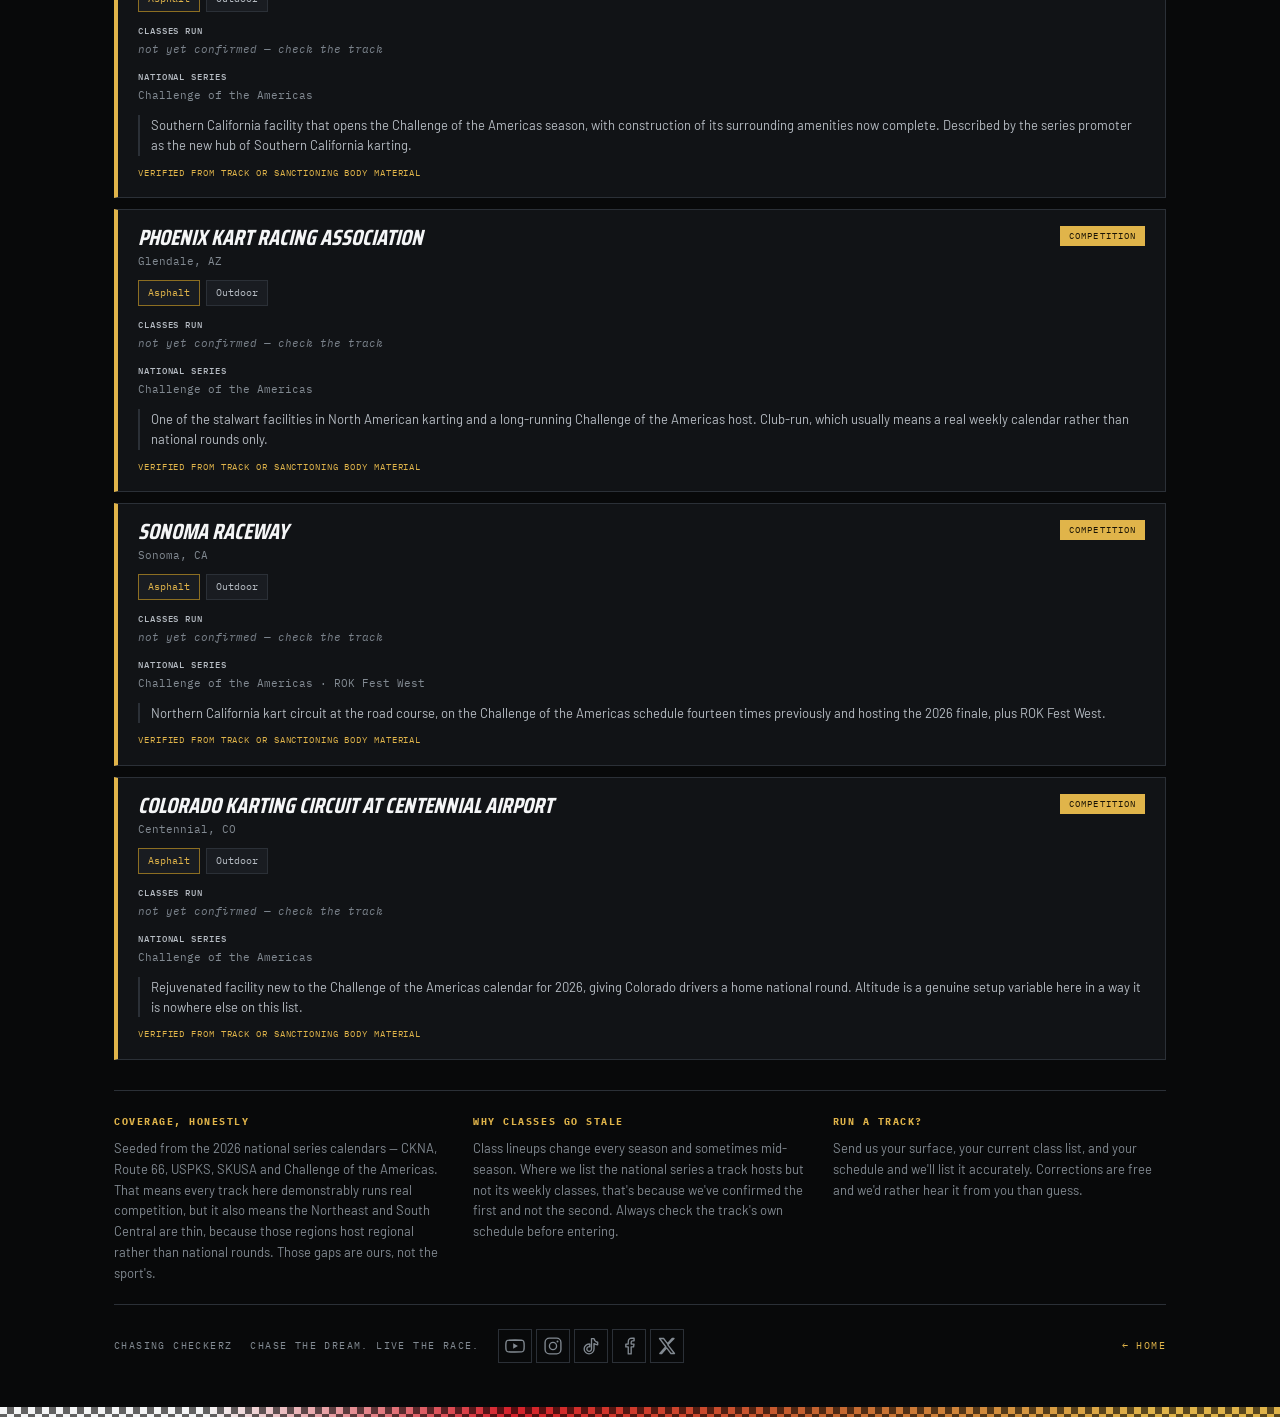
<file: tracks.html>
<!DOCTYPE html>
<html lang="en">
<head>
<meta charset="utf-8">
<meta name="viewport" content="width=device-width, initial-scale=1">
<title>Tracks — Chasing Checkerz</title>
<meta name="description" content="US kart tracks by surface, class, national series, and what kind of racing actually happens there.">
<link rel="stylesheet" href="assets/app.css">
<style>
.legend{display:grid;grid-template-columns:repeat(auto-fit,minmax(230px,1fr));gap:10px;margin-bottom:30px}
.leg{background:var(--carbon);border:1px solid var(--rule);padding:14px 16px 16px}
.leg.comp{border-left:4px solid var(--gold)}
.leg.league{border-left:4px solid var(--blue)}
.leg.amuse{border-left:4px solid var(--red)}
.leg-name{font-family:var(--disp);font-weight:700;font-style:italic;font-size:19px;text-transform:uppercase;margin-bottom:5px}
.leg-desc{font-size:12.5px;color:var(--grey);line-height:1.5}
.rig2{background:var(--carbon);border:1px solid var(--rule);border-left:3px solid var(--red);margin-bottom:28px}
.rig2 .rig-head{display:flex;justify-content:space-between;gap:10px;padding:10px 20px;border-bottom:1px solid var(--rule);flex-wrap:wrap;font-family:var(--mono);font-size:9.5px;letter-spacing:.16em;text-transform:uppercase;color:var(--grey)}
.rig2 .rig-head span:last-child{color:var(--gold)}
.tcount{font-family:var(--mono);font-size:10px;letter-spacing:.14em;text-transform:uppercase;color:var(--grey);padding-bottom:9px;border-bottom:1px solid var(--rule);margin-bottom:18px;display:flex;justify-content:space-between;gap:12px;flex-wrap:wrap}
.track{background:var(--carbon);border:1px solid var(--rule);border-left:4px solid var(--rule);margin-bottom:11px;padding:16px 20px 18px}
.track.comp{border-left-color:var(--gold)}
.track.league{border-left-color:var(--blue)}
.track.amuse{border-left-color:var(--red)}
.t-top{display:flex;align-items:flex-start;gap:14px;flex-wrap:wrap;margin-bottom:11px}
.t-name{font-family:var(--disp);font-weight:700;font-style:italic;font-size:22px;text-transform:uppercase;line-height:1.08}
.t-loc{font-family:var(--mono);font-size:10.5px;color:var(--grey);margin-top:3px}
.t-tier{margin-left:auto;font-family:var(--mono);font-size:9px;letter-spacing:.12em;text-transform:uppercase;padding:3px 9px;white-space:nowrap;flex-shrink:0}
.tier-comp{background:var(--gold);color:#1A1405}
.tier-league{background:var(--blue);color:#06131F}
.tier-amuse{background:var(--red);color:#fff}
.t-facts{display:flex;flex-wrap:wrap;gap:6px;margin-bottom:11px}
.fact{font-family:var(--mono);font-size:10px;padding:4px 9px;background:var(--carbon-2);border:1px solid var(--rule);color:var(--grey-2)}
.fact.surf{color:var(--gold);border-color:var(--gold-lo)}
.t-classes{font-family:var(--mono);font-size:10.5px;color:var(--grey);line-height:1.7;margin-bottom:10px}
.t-classes b{color:var(--grey-2);font-weight:500;letter-spacing:.1em;text-transform:uppercase;font-size:9px;display:block;margin-bottom:3px}
.t-note{font-size:13px;color:var(--grey-2);line-height:1.55;border-left:2px solid var(--rule);padding-left:11px}
.t-src{font-family:var(--mono);font-size:9px;letter-spacing:.1em;text-transform:uppercase;color:var(--grey-3);margin-top:10px}
.t-src.ok{color:var(--gold)}
.empty2{background:var(--carbon);border:1px solid var(--rule);border-left:3px solid var(--gold);padding:28px 24px}
.empty2 h4{font-family:var(--disp);font-weight:700;font-style:italic;font-size:20px;text-transform:uppercase;margin-bottom:8px}
.empty2 p{font-size:14px;color:var(--grey-2);max-width:60ch}
@media(max-width:780px){.t-tier{margin-left:0}}
</style>
</head>
<body>
<div class="checkstrip"></div>
<div class="wrap">
  <header class="mastB">
    <div class="barB">
      <a href="index.html" aria-label="Chasing Checkerz home"><img class="logoB" src="assets/logo-bar.webp" alt="Chasing Checkerz"></a>
      <div class="toolB"><b>Tracks</b>United States</div>
    </div>
    <nav class="sitenav">
      <a href="index.html">Home</a>
      <a href="karting.html">Karting</a>
      <div class="navgrp">
        <button type="button" aria-expanded="false" aria-haspopup="true">Racing</button>
        <div class="navmenu">
          <a href="news.html">News</a>
          <a href="events.html">Events</a>
          <a href="winners.html">Winners</a>
        </div>
      </div>
      <div class="navgrp here">
        <button type="button" aria-expanded="false" aria-haspopup="true">Tools</button>
        <div class="navmenu">
          <a href="tracks.html" aria-current="page">Tracks</a>
          <a href="frame.html">Chassis</a>
          <a href="setup.html">Setup</a>
        </div>
      </div>
      <a href="shop.html">Shop</a>
      <a href="review.html">Reviews</a>
      <a href="about.html">About</a>
    </nav>
  </header>

  <section class="pagehero">
    <div class="eyebrow">Know what you're driving to before you load the trailer</div>
    <h1>Tracks</h1>
    <p class="lede">Every entry is tagged by what kind of racing actually happens there, and which national series visit. A competition paddock and a birthday-party track both call themselves go-kart tracks. They are not the same place and you should never confuse the two at 6am with a trailer hitched.</p>
    <div class="check-sm"></div>
  </section>

  <div class="legend">
    <div class="leg comp">
      <div class="leg-name">Competition</div>
      <p class="leg-desc">Bring your own kart. Sanctioned club, regional or national racing with tech inspection, published class rules, and a points season. Speeds from 45 to 90+ mph.</p>
    </div>
    <div class="leg league">
      <div class="leg-name">League</div>
      <p class="leg-desc">Track-owned karts, but organised racing — timed heats, standings, adult equipment. Real lap times, no trailer required. A legitimate place to learn racecraft cheaply.</p>
    </div>
    <div class="leg amuse">
      <div class="leg-name">Amusement</div>
      <p class="leg-desc">Family entertainment. Slow karts, restricted speeds, no championship. Listed so you can find one deliberately — or make sure you don't drive four hours to one by accident.</p>
    </div>
  </div>

  <section class="rig2" aria-label="Filters">
    <div class="rig-head"><span>Filters</span><span id="tstamp">—</span></div>
    <div class="row"><label id="lt">Type</label><div class="chips" id="f-tier" role="group" aria-labelledby="lt"></div></div>
    <div class="row"><label id="lsurf">Surface</label><div class="chips" id="f-surf" role="group" aria-labelledby="lsurf"></div></div>
    <div class="row"><label id="lsit">Setting</label><div class="chips" id="f-site" role="group" aria-labelledby="lsit"></div></div>
    <div class="row"><label for="f-state">Region</label><select id="f-state"></select></div>
  </section>

  <div class="tcount" id="tcount"></div>
  <main id="tresults"></main>

  <section class="notecols">
    <div>
      <h3>Coverage, honestly</h3>
      <p>Seeded from the 2026 national series calendars — CKNA, Route 66, USPKS, SKUSA and Challenge of the Americas. That means every track here demonstrably runs real competition, but it also means the Northeast and South Central are thin, because those regions host regional rather than national rounds. Those gaps are ours, not the sport's.</p>
    </div>
    <div>
      <h3>Why classes go stale</h3>
      <p>Class lineups change every season and sometimes mid-season. Where we list the national series a track hosts but not its weekly classes, that's because we've confirmed the first and not the second. Always check the track's own schedule before entering.</p>
    </div>
    <div>
      <h3>Run a track?</h3>
      <p>Send us your surface, your current class list, and your schedule and we'll list it accurately. Corrections are free and we'd rather hear it from you than guess.</p>
    </div>
  </section>

  <footer class="sitefoot">
    <span>Chasing Checkerz</span>
    <span>Chase the dream. Live the race.</span>
    <span class="r"><a href="index.html">← Home</a></span>
  </footer>
</div>
<div class="checkstrip"></div>

<script>
const TRACKS=[
 {name:'Music City Kartplex',city:'Shelbyville',state:'TN',region:'southeast',tier:'competition',
  site:'outdoor',surface:'Asphalt',length:null,series:['CKNA South'],
  classes:['LO206 Senior','206 Masters 35+','206 Cadet','KA100','Rotax','Tillotson','TaG','Shifter'],
  note:'Runs the Rhythm & Race series across 19 classes under NKA regulations, plus a 6-hour team enduro with a Le Mans start. Rental fleet is CRG. Hosts a CKNA South round. The most complete class ladder in Middle Tennessee.',
  verified:true},
 {name:'New Castle Motorsports Park',city:'New Castle',state:'IN',region:'midwest',tier:'competition',
  site:'outdoor',surface:'Asphalt',length:'1.0 mi',series:['Route 66','USPKS','SKUSA Pro Tour','Challenge of the Americas'],
  classes:['LO206','KA100','X30','Rotax','Shifter','Kid Kart'],
  note:'One of the premier circuits in North America and the busiest national venue on the calendar. Mile-long layout with a 950-foot back straight, 28-foot lanes, multiple configurations, MyLaps timing and paved paddock. Opens the Route 66 season and hosts SKUSA SummerNationals and USPKS.',
  verified:true},
 {name:'Atlanta Motorsports Park',city:'Dawsonville',state:'GA',region:'southeast',tier:'competition',
  site:'outdoor',surface:'Asphalt',length:'0.85 mi',series:['WKA','ProCup Karting League'],
  classes:['LO206','Endurance','WKA classes','ProCup Karting League'],
  note:'Built to CIK Level A/1 standard with 43 feet of elevation change, reputed to be the most dramatic elevation of any kart circuit in the world. Hosts WKA, endurance karting, SCCA and NASA events alongside the road course.',
  verified:true},
 {name:'Trackhouse Motorplex',city:'Mooresville',state:'NC',region:'southeast',tier:'competition',
  site:'outdoor',surface:'Asphalt',length:'0.7 mi',series:['USPKS'],
  classes:null,
  note:'Formerly GoPro Motorplex. Opened the 2026 USPKS season with the Carolina Grand Prix, drawing 219 entries across 10 categories. Outdoor 11-turn circuit open seven days a week year-round, and it also runs an adult rental programme at around 55 mph, so check which kind of weekend you are arriving for.',
  verified:true},
 {name:'103rd Street Sports Complex',city:'Jacksonville',state:'FL',region:'southeast',tier:'competition',
  site:'outdoor',surface:'Asphalt',length:null,series:['CKNA Winter Nationals'],
  classes:null,
  note:'Hosts the CKNA Winter Nationals over New Year, one of the largest four-cycle gatherings on the calendar and the traditional season opener for 206 racers.',
  verified:true},
 {name:'Ocala Gran Prix',city:'Ocala',state:'FL',region:'southeast',tier:'competition',
  site:'outdoor',surface:'Asphalt',length:null,series:['USPKS'],
  classes:null,
  note:'Hosts the USPKS Southern Grand Prix. A long-standing Florida national venue with deep KA fields, and a common winter destination for northern racers chasing seat time.',
  verified:true},
 {name:'Daytona International Speedway',city:'Daytona Beach',state:'FL',region:'southeast',tier:'competition',
  site:'outdoor',surface:'Asphalt',length:null,series:['CKNA South'],
  classes:null,
  note:'Hosts a CKNA South round on a temporary circuit at the speedway rather than a permanent kart facility. Worth confirming the layout and paddock arrangements before you tow.',
  verified:true},
 {name:'Charlotte Motor Speedway',city:'Concord',state:'NC',region:'southeast',tier:'competition',
  site:'outdoor',surface:'Asphalt',length:null,series:['CKNA Spring Nationals'],
  classes:null,
  note:'Hosts the CKNA Spring Nationals on a temporary layout at the speedway. An event venue rather than a year-round kart track, so there is no club calendar between nationals.',
  verified:true},
 {name:'Finishline Performance Karting',city:'Biloxi',state:'MS',region:'southeast',tier:'competition',
  site:'outdoor',surface:'Asphalt',length:null,series:['CKNA South'],
  classes:null,
  note:'Gulf Coast venue hosting a CKNA South round. The nearest national-calendar four-cycle race to the western end of the Southeast.',
  verified:true},
 {name:'G&J Kartway',city:'Camden',state:'OH',region:'midwest',tier:'competition',
  site:'outdoor',surface:'Asphalt',length:null,series:['CKNA North'],
  classes:null,
  note:'Long-running Ohio facility and a fixture of Midwest four-cycle racing. Opens the CKNA North division season.',
  verified:true},
 {name:'Quaker City Motorsports Park',city:'Salem',state:'OH',region:'midwest',tier:'competition',
  site:'outdoor',surface:'Asphalt',length:null,series:['CKNA East'],
  classes:null,
  note:'Newer facility that hosted the 2025 CKNA East finale, the largest turnout that division saw that year, and now opens the 2026 East season.',
  verified:true},
 {name:'Briggs & Stratton Motorplex at Road America',city:'Elkhart Lake',state:'WI',region:'midwest',tier:'competition',
  site:'outdoor',surface:'Asphalt',length:null,series:['CKNA North','Route 66','USPKS'],
  classes:null,
  note:'The kart circuit at Road America, carrying the Briggs name and hosting CKNA North, Route 66 and USPKS rounds. Racing a national round inside one of the great American road racing venues is worth the tow on its own.',
  verified:true},
 {name:'Motorsports Country Club of Cincinnati',city:'Batavia',state:'OH',region:'midwest',tier:'competition',
  site:'outdoor',surface:'Asphalt',length:null,series:['SKUSA Pro Tour','USPKS'],
  classes:null,
  note:'Hosts the SKUSA Pro Tour SpringNationals and the USPKS Ohio Grand Prix. One of only a handful of US facilities carrying two different national series in the same season.',
  verified:true},
 {name:'K1 Circuit',city:'Winchester',state:'CA',region:'west',tier:'competition',
  site:'outdoor',surface:'Asphalt',length:null,series:['Challenge of the Americas'],
  classes:null,
  note:'Southern California facility that opens the Challenge of the Americas season, with construction of its surrounding amenities now complete. Described by the series promoter as the new hub of Southern California karting.',
  verified:true},
 {name:'Phoenix Kart Racing Association',city:'Glendale',state:'AZ',region:'west',tier:'competition',
  site:'outdoor',surface:'Asphalt',length:null,series:['Challenge of the Americas'],
  classes:null,
  note:'One of the stalwart facilities in North American karting and a long-running Challenge of the Americas host. Club-run, which usually means a real weekly calendar rather than national rounds only.',
  verified:true},
 {name:'Sonoma Raceway',city:'Sonoma',state:'CA',region:'west',tier:'competition',
  site:'outdoor',surface:'Asphalt',length:null,series:['Challenge of the Americas','ROK Fest West'],
  classes:null,
  note:'Northern California kart circuit at the road course, on the Challenge of the Americas schedule fourteen times previously and hosting the 2026 finale, plus ROK Fest West.',
  verified:true},
 {name:'Colorado Karting Circuit at Centennial Airport',city:'Centennial',state:'CO',region:'west',tier:'competition',
  site:'outdoor',surface:'Asphalt',length:null,series:['Challenge of the Americas'],
  classes:null,
  note:'Rejuvenated facility new to the Challenge of the Americas calendar for 2026, giving Colorado drivers a home national round. Altitude is a genuine setup variable here in a way it is nowhere else on this list.',
  verified:true}
];

const TIERS=[{id:'all',label:'All types'},{id:'competition',label:'Competition'},{id:'league',label:'League'},{id:'amusement',label:'Amusement'}];
const SURFS=[{id:'all',label:'Any surface'},{id:'Asphalt',label:'Asphalt'},{id:'Concrete',label:'Concrete'},{id:'Dirt',label:'Dirt'},{id:'Clay',label:'Clay'}];
const SITES=[{id:'all',label:'Either'},{id:'outdoor',label:'Outdoor'},{id:'indoor',label:'Indoor'}];
const REGS=[{id:'all',name:'Anywhere in the US'},{id:'southeast',name:'Southeast — TN, GA, NC, SC, AL, FL, MS'},{id:'midwest',name:'Midwest — IN, OH, IL, MO, MI, WI'},{id:'northeast',name:'Northeast — NY, PA, NJ, New England'},{id:'southcentral',name:'South Central — TX, OK, LA'},{id:'west',name:'West — CA, AZ, NV, CO'}];

const ts={tier:'all',surf:'all',site:'all',reg:'all'};

function chips(el,items,key){
  el.innerHTML=items.map(i=>`<button class="chip" aria-pressed="${ts[key]===i.id}" data-v="${i.id}">${i.label}</button>`).join('');
  el.querySelectorAll('.chip').forEach(b=>b.addEventListener('click',()=>{ts[key]=b.dataset.v;chips(el,items,key);drawTracks();}));
}

function drawTracks(){
  let list=TRACKS.filter(t=>
    (ts.tier==='all'||t.tier===ts.tier) &&
    (ts.surf==='all'||t.surface===ts.surf) &&
    (ts.site==='all'||t.site===ts.site) &&
    (ts.reg==='all'||t.region===ts.reg));

  const counts={competition:0,league:0,amusement:0};
  list.forEach(t=>counts[t.tier]++);
  document.getElementById('tstamp').textContent=
    `${counts.competition} competition · ${counts.league} league · ${counts.amusement} amusement`;
  document.getElementById('tcount').innerHTML=
    `<span>${list.length} track${list.length===1?'':'s'} match</span><span>Seeded from 2026 national calendars</span>`;

  const out=document.getElementById('tresults');
  if(!list.length){
    out.innerHTML=`<div class="empty2"><h4>Nothing here yet</h4>
      <p>No track in the database matches that combination. The database is seeded rather than complete — that gap is almost certainly ours, not a sign the tracks don't exist. Widen the filters, or send us one to add.</p></div>`;
    return;
  }
  out.innerHTML=list.map(t=>{
    const tierLabel={competition:'Competition',league:'League',amusement:'Amusement'}[t.tier];
    const facts=[
      `<span class="fact surf">${t.surface}</span>`,
      `<span class="fact">${t.site==='indoor'?'Indoor':'Outdoor'}</span>`,
      t.length?`<span class="fact">${t.length}</span>`:''
    ].join('');
    return `<article class="track ${t.tier==='competition'?'comp':t.tier==='league'?'league':'amuse'}">
      <div class="t-top">
        <div><div class="t-name">${t.name}</div><div class="t-loc">${t.city}, ${t.state}</div></div>
        <span class="t-tier tier-${t.tier==='competition'?'comp':t.tier==='league'?'league':'amuse'}">${tierLabel}</span>
      </div>
      <div class="t-facts">${facts}</div>
      <div class="t-classes"><b>Classes run</b>${t.classes?t.classes.join(' · '):'<span class="unk">not yet confirmed — check the track</span>'}</div>
      ${t.series&&t.series.length?`<div class="t-classes"><b>National series</b>${t.series.join(' · ')}</div>`:''}
      <p class="t-note">${t.note}</p>
      <div class="t-src ${t.verified?'ok':''}">${t.verified?'Verified from track or sanctioning body material':'Unverified — confirm with the track'}</div>
    </article>`;
  }).join('');
}

chips(document.getElementById('f-tier'),TIERS,'tier');
chips(document.getElementById('f-surf'),SURFS,'surf');
chips(document.getElementById('f-site'),SITES,'site');
const sel=document.getElementById('f-state');
sel.innerHTML=REGS.map(r=>`<option value="${r.id}">${r.name}</option>`).join('');
sel.addEventListener('change',e=>{ts.reg=e.target.value;drawTracks();});
drawTracks();
</script>
<script src="assets/site.js"></script>
</body>
</html>
</file>
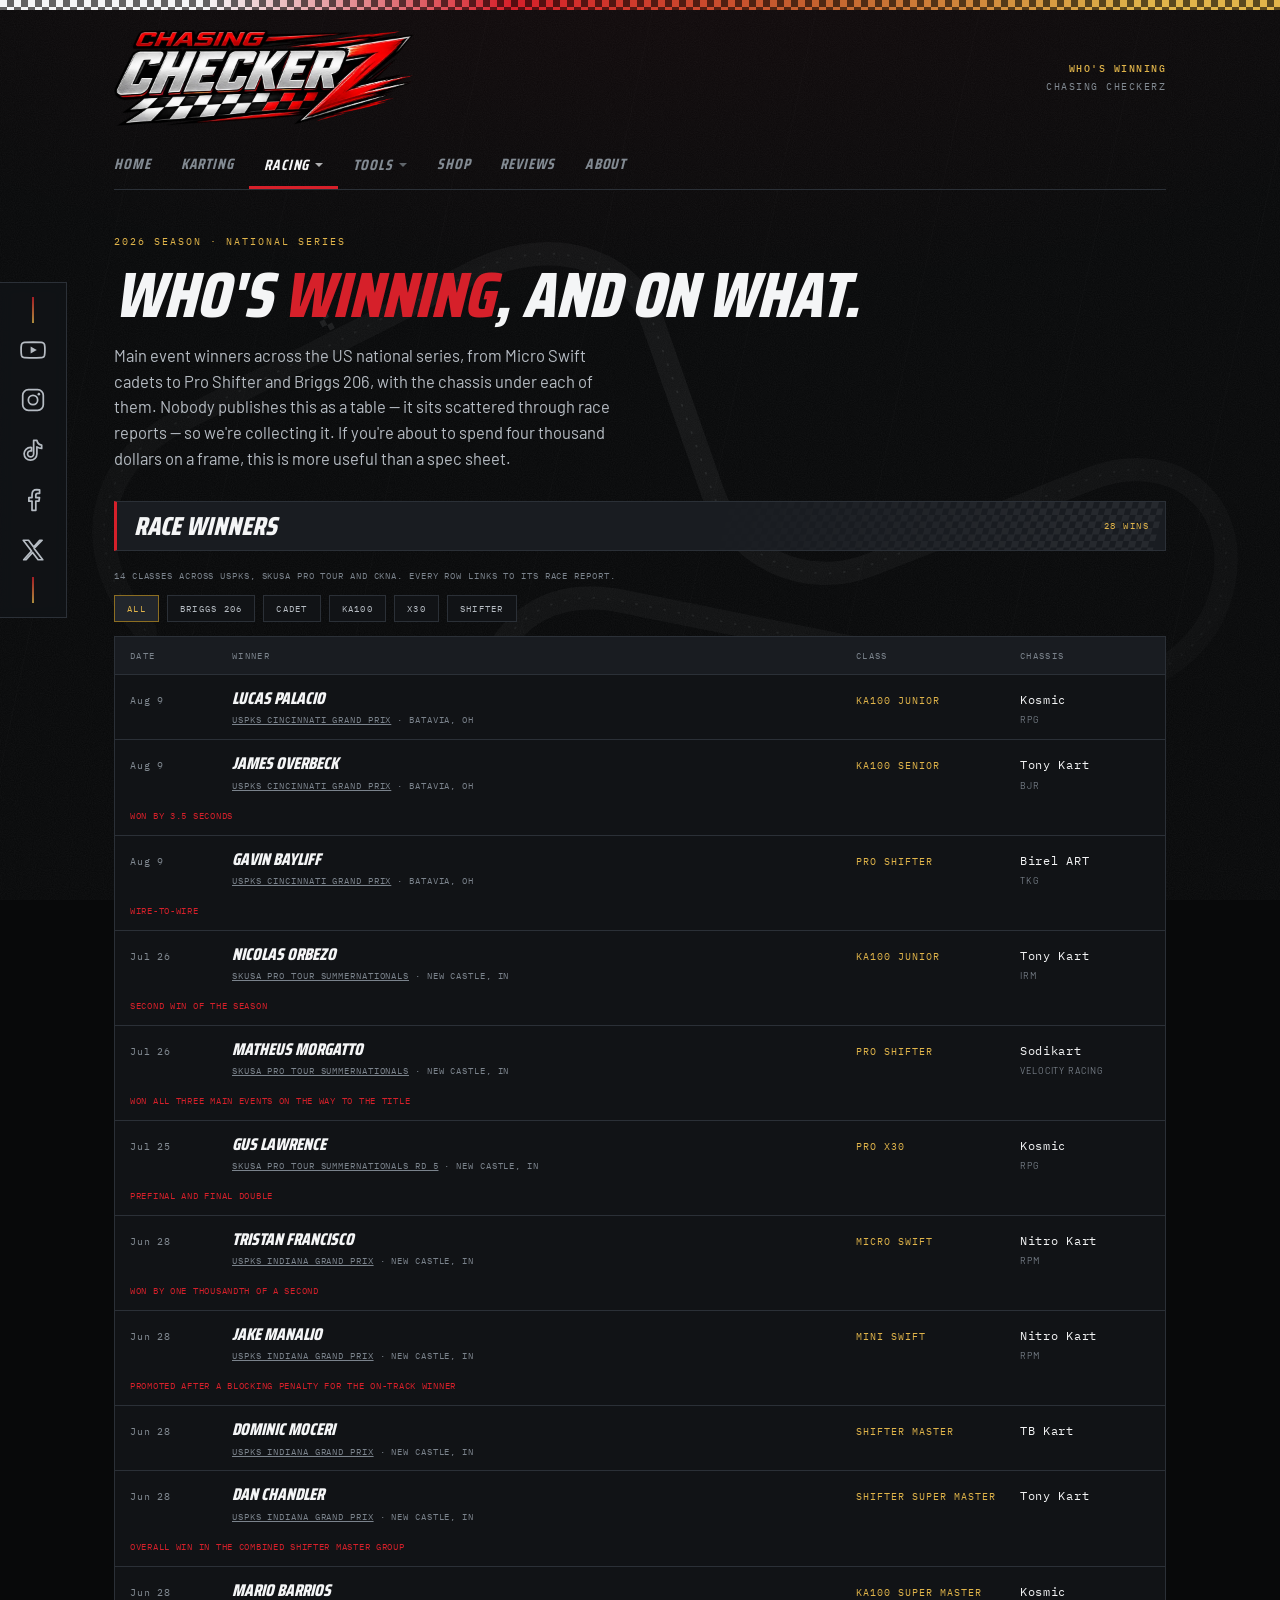
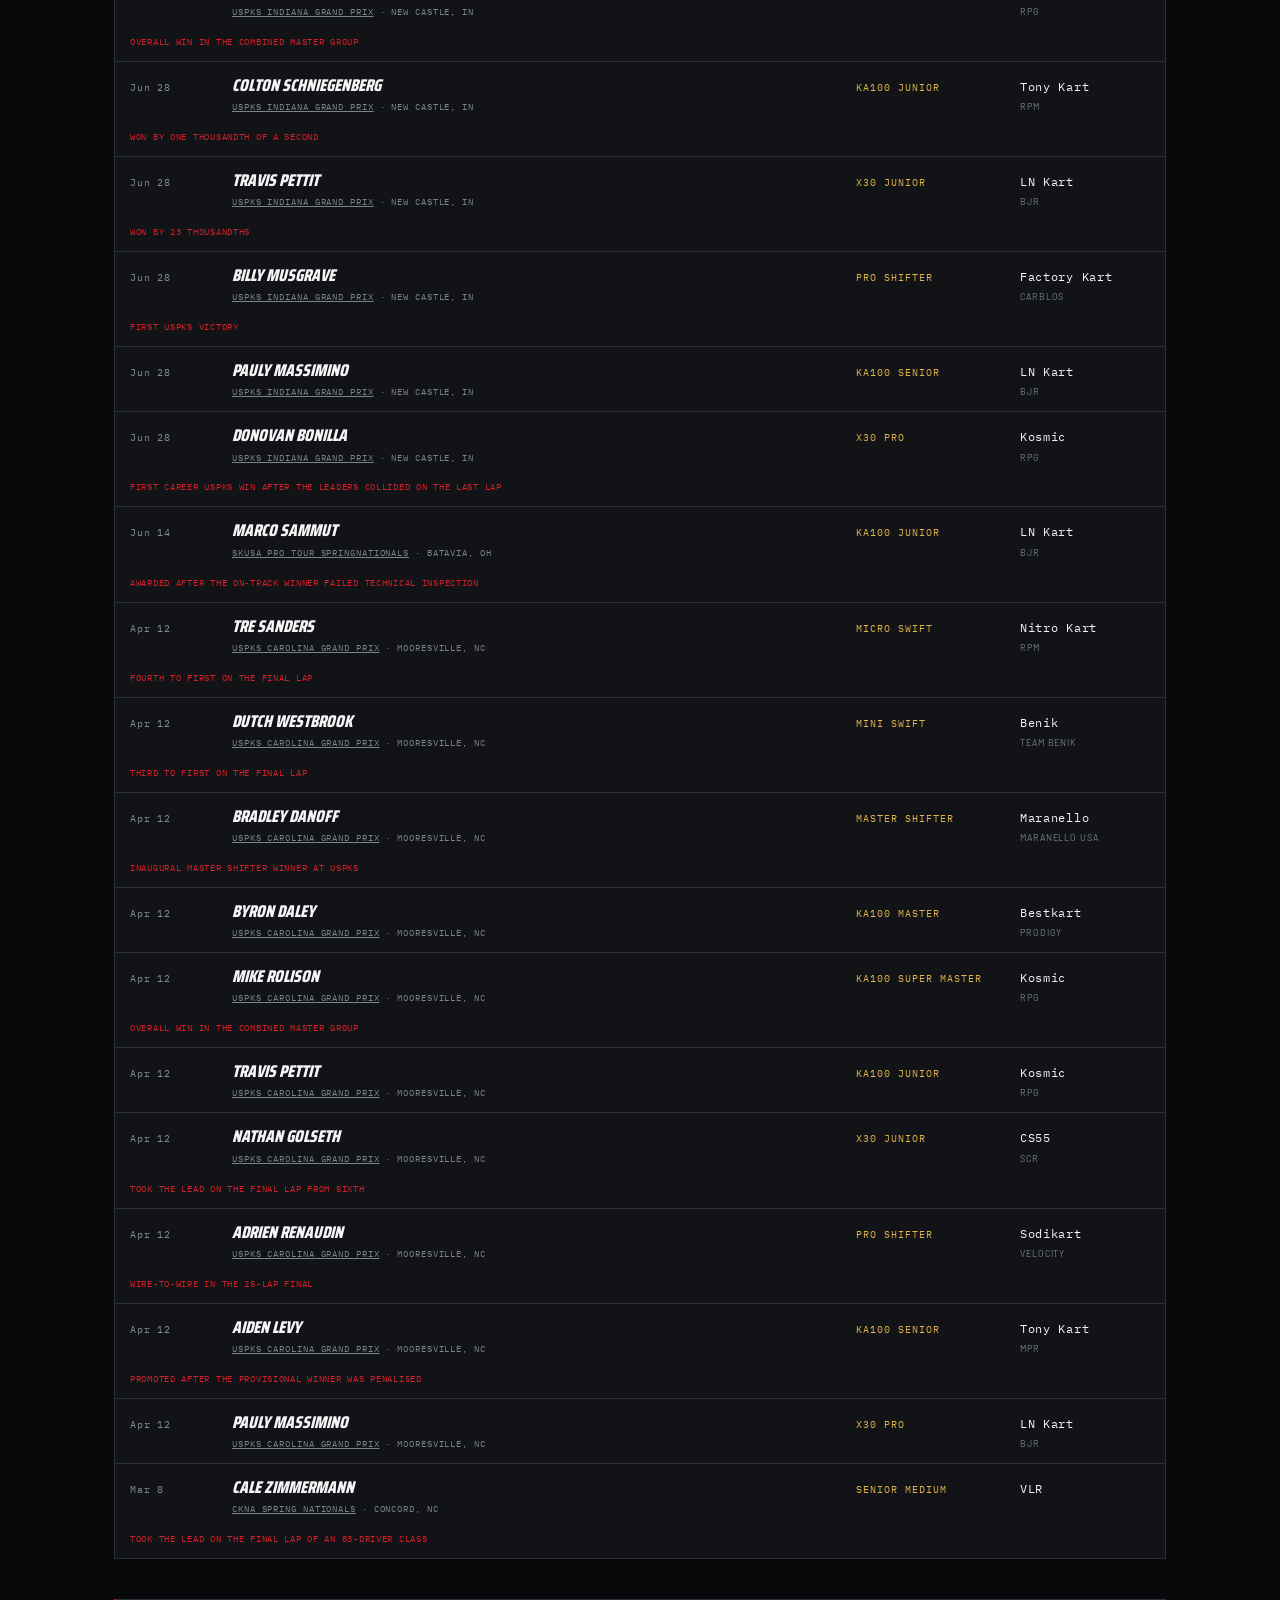
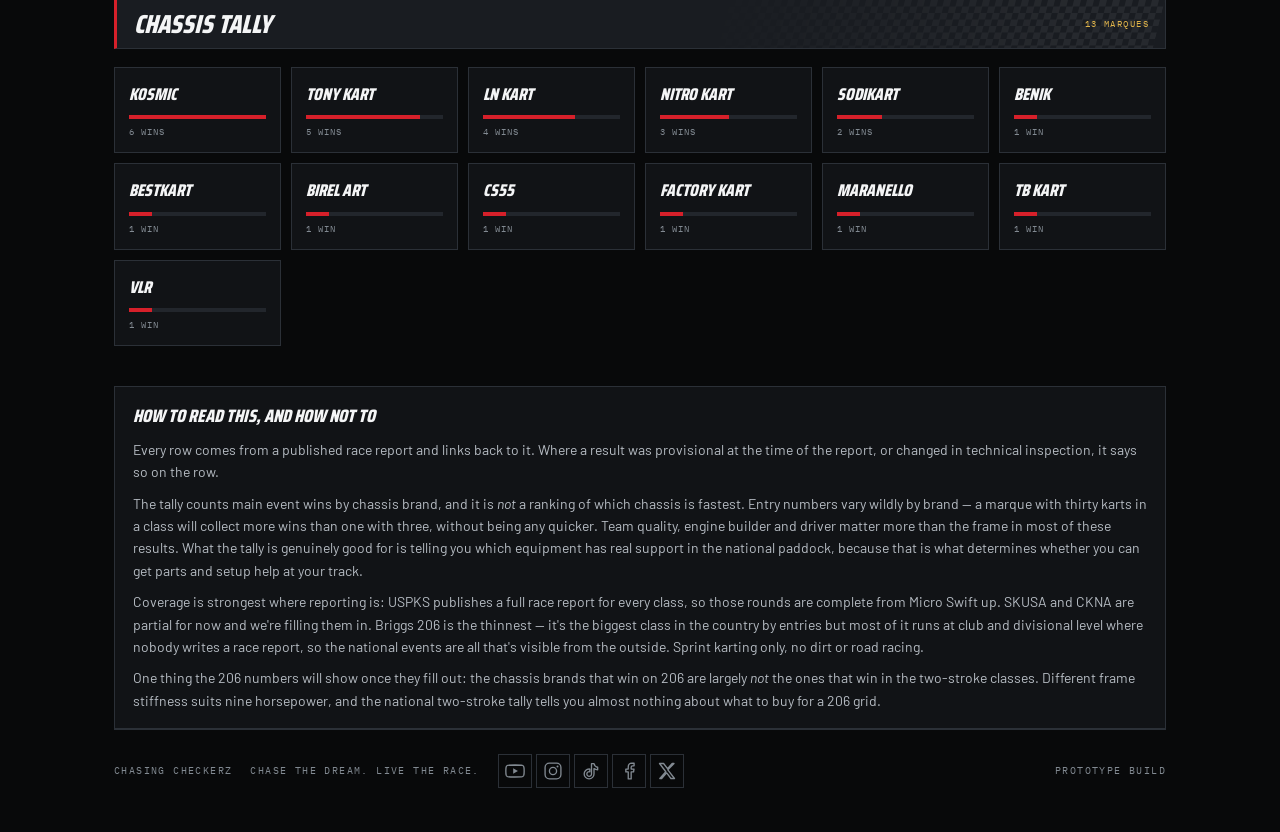
<file: winners.html>
<!DOCTYPE html>
<html lang="en">
<head>
<meta charset="utf-8">
<meta name="viewport" content="width=device-width, initial-scale=1">
<title>Who's Winning — Chasing Checkerz</title>
<meta name="description" content="2026 national kart race winners by class, with the chassis they won on. Curated from published race reports, with sources.">
<link rel="stylesheet" href="assets/app.css">
<style>
.serieschips{display:flex;gap:8px;flex-wrap:wrap;margin-bottom:14px}
.serieschips button{font-family:var(--mono);font-size:9px;letter-spacing:.14em;text-transform:uppercase;
  padding:7px 12px;background:var(--carbon);color:var(--grey-2);border:1px solid var(--rule);cursor:pointer}
.serieschips button:hover{border-color:var(--grey-3);color:var(--white)}
.serieschips button[aria-pressed="true"]{background:var(--carbon-3);color:var(--gold);border-color:var(--gold-lo)}
.grp{margin-bottom:40px}
.grp-head{position:relative;display:flex;align-items:center;gap:14px;flex-wrap:wrap;
  padding:11px 16px 11px 17px;margin-bottom:18px;overflow:hidden;
  background:var(--carbon-2);border:1px solid var(--rule);border-left:3px solid var(--red)}
.grp-head::after{content:"";position:absolute;top:0;right:0;bottom:0;width:44%;
  background-image:repeating-conic-gradient(#fff 0% 25%,transparent 0% 50%);
  background-size:13px 13px;opacity:.055;transform:skewX(-14deg);transform-origin:top right;
  -webkit-mask-image:linear-gradient(90deg,transparent,#000 80%);
  mask-image:linear-gradient(90deg,transparent,#000 80%);pointer-events:none}
.grp-head h2,.grp-head .cnt{position:relative;z-index:1}
.grp-head h2{font-family:var(--disp);font-weight:800;font-style:italic;font-size:26px;text-transform:uppercase;line-height:1}
.grp-head .cnt{font-family:var(--mono);font-size:9px;letter-spacing:.16em;text-transform:uppercase;color:var(--gold);margin-left:auto}

.wtable{border:1px solid var(--rule);background:var(--carbon)}
.wrow{display:grid;grid-template-columns:88px 1fr 150px 130px;gap:14px;align-items:baseline;
  padding:12px 15px;border-bottom:1px solid var(--rule)}
.wrow:last-child{border-bottom:0}
.wrow:hover{background:var(--carbon-2)}
.whead{background:var(--carbon-2);font-family:var(--mono);font-size:8.5px;letter-spacing:.16em;
  text-transform:uppercase;color:var(--grey-3)}
.whead:hover{background:var(--carbon-2)}
.wdate{font-family:var(--mono);font-size:10px;letter-spacing:.08em;color:var(--grey)}
.wdriver{font-family:var(--disp);font-weight:800;font-style:italic;text-transform:uppercase;
  font-size:17px;line-height:1.15;color:var(--white)}
.wev{display:block;margin-top:3px;font-family:var(--mono);font-size:9px;letter-spacing:.1em;
  text-transform:uppercase;color:var(--grey-3)}
.wev a{color:var(--grey-3);text-decoration:underline}
.wev a:hover{color:var(--gold)}
.wclass{font-family:var(--mono);font-size:10px;letter-spacing:.1em;text-transform:uppercase;color:var(--gold)}
.wchassis{font-family:var(--mono);font-size:11.5px;letter-spacing:.06em;color:var(--white)}
.wteam{display:block;font-size:9px;letter-spacing:.1em;text-transform:uppercase;color:var(--grey-3);margin-top:3px}
.wnote{grid-column:1/-1;font-family:var(--mono);font-size:9px;letter-spacing:.08em;
  text-transform:uppercase;color:var(--red);margin-top:2px}
@media (max-width:760px){
  .wrow{grid-template-columns:1fr 1fr;gap:8px}
  .whead{display:none}
  .wdate{order:3}
}
.tally{display:grid;gap:10px;grid-template-columns:repeat(auto-fit,minmax(160px,1fr))}
.tbox{border:1px solid var(--rule);background:var(--carbon);padding:13px 14px}
.tname{font-family:var(--disp);font-weight:800;font-style:italic;text-transform:uppercase;font-size:17px;color:var(--white)}
.tbar{height:4px;background:var(--carbon-3);margin:8px 0 6px}
.tbar span{display:block;height:100%;background:var(--red)}
.tcount{font-family:var(--mono);font-size:9px;letter-spacing:.12em;text-transform:uppercase;color:var(--grey)}
.why{border:1px solid var(--rule);background:var(--carbon);padding:16px 18px}
.subnote{font-family:var(--mono);font-size:9px;letter-spacing:.1em;text-transform:uppercase;color:var(--grey-3);margin-bottom:12px}
.why h4{font-family:var(--disp);font-weight:800;font-style:italic;text-transform:uppercase;font-size:18px;margin-bottom:8px}
.why p{font-size:14px;line-height:1.6;color:var(--grey-2);margin-bottom:9px}
.why p:last-child{margin-bottom:0}
</style>
</head>
<body>
<div class="checkstrip"></div>
<div class="wrap">
  <header class="mastB">
    <div class="barB">
      <a href="index.html" aria-label="Chasing Checkerz home"><img class="logoB" src="assets/logo-bar.webp" alt="Chasing Checkerz"></a>
      <div class="toolB"><b>Who's winning</b>Chasing Checkerz</div>
    </div>
    <nav class="sitenav">
      <a href="index.html">Home</a>
      <a href="karting.html">Karting</a>
      <div class="navgrp here">
        <button type="button" aria-expanded="false" aria-haspopup="true">Racing</button>
        <div class="navmenu">
          <a href="news.html">News</a>
          <a href="events.html">Events</a>
          <a href="winners.html" aria-current="page">Winners</a>
        </div>
      </div>
      <div class="navgrp">
        <button type="button" aria-expanded="false" aria-haspopup="true">Tools</button>
        <div class="navmenu">
          <a href="tracks.html">Tracks</a>
          <a href="frame.html">Chassis</a>
          <a href="setup.html">Setup</a>
        </div>
      </div>
      <a href="shop.html">Shop</a>
      <a href="review.html">Reviews</a>
      <a href="about.html">About</a>
    </nav>
  </header>

  <section class="pagehero">
    <div class="eyebrow">2026 season &middot; national series</div>
    <h1>Who's <em>winning</em>, and on what.</h1>
    <p class="lede">Main event winners across the US national series, from Micro Swift cadets to Pro Shifter and Briggs 206, with the chassis under each of them. Nobody publishes this as a table &mdash; it sits scattered through race reports &mdash; so we're collecting it. If you're about to spend four thousand dollars on a frame, this is more useful than a spec sheet.</p>
  </section>

  <section class="grp">
    <div class="grp-head"><h2>Race winners</h2><span class="cnt" id="w-cnt"></span></div>
    <p class="subnote">14 classes across USPKS, SKUSA Pro Tour and CKNA. Every row links to its race report.</p>
    <div class="serieschips" id="w-filter"></div>
    <div class="wtable" id="w-table"></div>
  </section>

  <section class="grp">
    <div class="grp-head"><h2>Chassis tally</h2><span class="cnt" id="t-cnt"></span></div>
    <div class="tally" id="w-tally"></div>
  </section>

  <div class="why">
    <h4>How to read this, and how not to</h4>
    <p>Every row comes from a published race report and links back to it. Where a result was provisional at the time of the report, or changed in technical inspection, it says so on the row.</p>
    <p>The tally counts main event wins by chassis brand, and it is <em>not</em> a ranking of which chassis is fastest. Entry numbers vary wildly by brand &mdash; a marque with thirty karts in a class will collect more wins than one with three, without being any quicker. Team quality, engine builder and driver matter more than the frame in most of these results. What the tally is genuinely good for is telling you which equipment has real support in the national paddock, because that is what determines whether you can get parts and setup help at your track.</p>
    <p>Coverage is strongest where reporting is: USPKS publishes a full race report for every class, so those rounds are complete from Micro Swift up. SKUSA and CKNA are partial for now and we're filling them in. Briggs 206 is the thinnest &mdash; it's the biggest class in the country by entries but most of it runs at club and divisional level where nobody writes a race report, so the national events are all that's visible from the outside. Sprint karting only, no dirt or road racing.</p>
    <p>One thing the 206 numbers will show once they fill out: the chassis brands that win on 206 are largely <em>not</em> the ones that win in the two-stroke classes. Different frame stiffness suits nine horsepower, and the national two-stroke tally tells you almost nothing about what to buy for a 206 grid.</p>
  </div>

  <footer class="sitefoot">
    <span>Chasing Checkerz</span>
    <span>Chase the dream. Live the race.</span>
    <span class="r">Prototype build</span>
  </footer>
</div>
<script src="assets/site.js"></script>
<script>
/* 2026 national main-event winners.
   Hand-collected from published race reports — there is no results API and
   chassis is almost never in the timing data, only in the written reports.
   Add a row after each national weekend. Keep `src` pointing at the report. */
(function(){
  var WINS = [
    { date:"2026-04-12", series:"USPKS", event:"Carolina Grand Prix", where:"Mooresville, NC", cls:"X30 Pro", fam:"X30", driver:"Pauly Massimino", team:"BJR", chassis:"LN Kart", src:"https://www.uspks.com/race-report-2026-united-states-pro-kart-series-carolina-grand-prix/" },
    { date:"2026-04-12", series:"USPKS", event:"Carolina Grand Prix", where:"Mooresville, NC", cls:"KA100 Senior", fam:"KA100", driver:"Aiden Levy", team:"MPR", chassis:"Tony Kart", note:"Promoted after the provisional winner was penalised", src:"https://www.uspks.com/race-report-2026-united-states-pro-kart-series-carolina-grand-prix/" },
    { date:"2026-04-12", series:"USPKS", event:"Carolina Grand Prix", where:"Mooresville, NC", cls:"Pro Shifter", fam:"Shifter", driver:"Adrien Renaudin", team:"Velocity", chassis:"Sodikart", note:"Wire-to-wire in the 25-lap final", src:"https://www.uspks.com/race-report-2026-united-states-pro-kart-series-carolina-grand-prix/" },
    { date:"2026-04-12", series:"USPKS", event:"Carolina Grand Prix", where:"Mooresville, NC", cls:"X30 Junior", fam:"X30", driver:"Nathan Golseth", team:"SCR", chassis:"CS55", note:"Took the lead on the final lap from sixth", src:"https://www.uspks.com/race-report-2026-united-states-pro-kart-series-carolina-grand-prix/" },
    { date:"2026-04-12", series:"USPKS", event:"Carolina Grand Prix", where:"Mooresville, NC", cls:"KA100 Junior", fam:"KA100", driver:"Travis Pettit", team:"RPG", chassis:"Kosmic", src:"https://www.uspks.com/race-report-2026-united-states-pro-kart-series-carolina-grand-prix/" },
    { date:"2026-04-12", series:"USPKS", event:"Carolina Grand Prix", where:"Mooresville, NC", cls:"KA100 Super Master", fam:"KA100", driver:"Mike Rolison", team:"RPG", chassis:"Kosmic", note:"Overall win in the combined Master group", src:"https://www.uspks.com/race-report-2026-united-states-pro-kart-series-carolina-grand-prix/" },
    { date:"2026-04-12", series:"USPKS", event:"Carolina Grand Prix", where:"Mooresville, NC", cls:"KA100 Master", fam:"KA100", driver:"Byron Daley", team:"Prodigy", chassis:"Bestkart", src:"https://www.uspks.com/race-report-2026-united-states-pro-kart-series-carolina-grand-prix/" },
    { date:"2026-04-12", series:"USPKS", event:"Carolina Grand Prix", where:"Mooresville, NC", cls:"Master Shifter", fam:"Shifter", driver:"Bradley Danoff", team:"Maranello USA", chassis:"Maranello", note:"Inaugural Master Shifter winner at USPKS", src:"https://www.uspks.com/race-report-2026-united-states-pro-kart-series-carolina-grand-prix/" },
    { date:"2026-04-12", series:"USPKS", event:"Carolina Grand Prix", where:"Mooresville, NC", cls:"Mini Swift", fam:"Cadet", driver:"Dutch Westbrook", team:"Team Benik", chassis:"Benik", note:"Third to first on the final lap", src:"https://www.uspks.com/race-report-2026-united-states-pro-kart-series-carolina-grand-prix/" },
    { date:"2026-04-12", series:"USPKS", event:"Carolina Grand Prix", where:"Mooresville, NC", cls:"Micro Swift", fam:"Cadet", driver:"Tre Sanders", team:"RPM", chassis:"Nitro Kart", note:"Fourth to first on the final lap", src:"https://www.uspks.com/race-report-2026-united-states-pro-kart-series-carolina-grand-prix/" },
    { date:"2026-06-28", series:"USPKS", event:"Indiana Grand Prix", where:"New Castle, IN", cls:"X30 Pro", fam:"X30", driver:"Donovan Bonilla", team:"RPG", chassis:"Kosmic", note:"First career USPKS win after the leaders collided on the last lap", src:"https://www.uspks.com/ekn-trackside-2026-united-states-pro-kart-series-indiana-grand-prix-sunday-report/" },
    { date:"2026-06-28", series:"USPKS", event:"Indiana Grand Prix", where:"New Castle, IN", cls:"KA100 Senior", fam:"KA100", driver:"Pauly Massimino", team:"BJR", chassis:"LN Kart", src:"https://www.uspks.com/ekn-trackside-2026-united-states-pro-kart-series-indiana-grand-prix-sunday-report/" },
    { date:"2026-06-28", series:"USPKS", event:"Indiana Grand Prix", where:"New Castle, IN", cls:"Pro Shifter", fam:"Shifter", driver:"Billy Musgrave", team:"Carblos", chassis:"Factory Kart", note:"First USPKS victory", src:"https://www.uspks.com/ekn-trackside-2026-united-states-pro-kart-series-indiana-grand-prix-sunday-report/" },
    { date:"2026-06-28", series:"USPKS", event:"Indiana Grand Prix", where:"New Castle, IN", cls:"X30 Junior", fam:"X30", driver:"Travis Pettit", team:"BJR", chassis:"LN Kart", note:"Won by 23 thousandths", src:"https://www.uspks.com/ekn-trackside-2026-united-states-pro-kart-series-indiana-grand-prix-sunday-report/" },
    { date:"2026-06-28", series:"USPKS", event:"Indiana Grand Prix", where:"New Castle, IN", cls:"KA100 Junior", fam:"KA100", driver:"Colton Schniegenberg", team:"RPM", chassis:"Tony Kart", note:"Won by one thousandth of a second", src:"https://www.uspks.com/ekn-trackside-2026-united-states-pro-kart-series-indiana-grand-prix-sunday-report/" },
    { date:"2026-06-28", series:"USPKS", event:"Indiana Grand Prix", where:"New Castle, IN", cls:"KA100 Super Master", fam:"KA100", driver:"Mario Barrios", team:"RPG", chassis:"Kosmic", note:"Overall win in the combined Master group", src:"https://www.uspks.com/ekn-trackside-2026-united-states-pro-kart-series-indiana-grand-prix-sunday-report/" },
    { date:"2026-06-28", series:"USPKS", event:"Indiana Grand Prix", where:"New Castle, IN", cls:"Shifter Super Master", fam:"Shifter", driver:"Dan Chandler", team:"", chassis:"Tony Kart", note:"Overall win in the combined Shifter Master group", src:"https://www.uspks.com/ekn-trackside-2026-united-states-pro-kart-series-indiana-grand-prix-sunday-report/" },
    { date:"2026-06-28", series:"USPKS", event:"Indiana Grand Prix", where:"New Castle, IN", cls:"Shifter Master", fam:"Shifter", driver:"Dominic Moceri", team:"", chassis:"TB Kart", src:"https://www.uspks.com/ekn-trackside-2026-united-states-pro-kart-series-indiana-grand-prix-sunday-report/" },
    { date:"2026-06-28", series:"USPKS", event:"Indiana Grand Prix", where:"New Castle, IN", cls:"Mini Swift", fam:"Cadet", driver:"Jake Manalio", team:"RPM", chassis:"Nitro Kart", note:"Promoted after a blocking penalty for the on-track winner", src:"https://www.uspks.com/ekn-trackside-2026-united-states-pro-kart-series-indiana-grand-prix-sunday-report/" },
    { date:"2026-06-28", series:"USPKS", event:"Indiana Grand Prix", where:"New Castle, IN", cls:"Micro Swift", fam:"Cadet", driver:"Tristan Francisco", team:"RPM", chassis:"Nitro Kart", note:"Won by one thousandth of a second", src:"https://www.uspks.com/ekn-trackside-2026-united-states-pro-kart-series-indiana-grand-prix-sunday-report/" },
    { date:"2026-08-09", series:"USPKS", event:"Cincinnati Grand Prix", where:"Batavia, OH", cls:"Pro Shifter", fam:"Shifter", driver:"Gavin Bayliff", team:"TKG", chassis:"Birel ART", note:"Wire-to-wire", src:"https://www.ekartingnews.com/2026/08/09/ekn-trackside-2026-united-states-pro-kart-series-ohio-grand-prix-sunday-report/" },
    { date:"2026-08-09", series:"USPKS", event:"Cincinnati Grand Prix", where:"Batavia, OH", cls:"KA100 Senior", fam:"KA100", driver:"James Overbeck", team:"BJR", chassis:"Tony Kart", note:"Won by 3.5 seconds", src:"https://www.ekartingnews.com/2026/08/09/ekn-trackside-2026-united-states-pro-kart-series-ohio-grand-prix-sunday-report/" },
    { date:"2026-08-09", series:"USPKS", event:"Cincinnati Grand Prix", where:"Batavia, OH", cls:"KA100 Junior", fam:"KA100", driver:"Lucas Palacio", team:"RPG", chassis:"Kosmic", src:"https://www.ekartingnews.com/2026/08/09/ekn-trackside-2026-united-states-pro-kart-series-ohio-grand-prix-sunday-report/" },
    { date:"2026-07-26", series:"SKUSA Pro Tour", event:"SummerNationals", where:"New Castle, IN", cls:"Pro Shifter", fam:"Shifter", driver:"Matheus Morgatto", team:"Velocity Racing", chassis:"Sodikart", note:"Won all three main events on the way to the title", src:"https://www.ekartingnews.com/2026/07/26/ekn-trackside-2026-superkarts-usa-pro-tour-summernationals-sunday-report/" },
    { date:"2026-07-26", series:"SKUSA Pro Tour", event:"SummerNationals", where:"New Castle, IN", cls:"KA100 Junior", fam:"KA100", driver:"Nicolas Orbezo", team:"IRM", chassis:"Tony Kart", note:"Second win of the season", src:"https://www.ekartingnews.com/2026/07/26/ekn-trackside-2026-superkarts-usa-pro-tour-summernationals-sunday-report/" },
    { date:"2026-07-25", series:"SKUSA Pro Tour", event:"SummerNationals Rd 5", where:"New Castle, IN", cls:"Pro X30", fam:"X30", driver:"Gus Lawrence", team:"RPG", chassis:"Kosmic", note:"Prefinal and Final double", src:"https://www.ekartingnews.com/2026/07/25/ekn-trackside-2026-superkarts-usa-pro-tour-summernationals-saturday-report/" },
    { date:"2026-06-14", series:"SKUSA Pro Tour", event:"SpringNationals", where:"Batavia, OH", cls:"KA100 Junior", fam:"KA100", driver:"Marco Sammut", team:"BJR", chassis:"LN Kart", note:"Awarded after the on-track winner failed technical inspection", src:"https://www.ekartingnews.com/2026/06/14/ekn-trackside-2026-superkarts-usa-pro-tour-springnationals-sunday-report/" },
    { date:"2026-03-08", series:"CKNA", event:"Spring Nationals", where:"Concord, NC", cls:"Senior Medium", fam:"Briggs 206", driver:"Cale Zimmermann", team:"", chassis:"VLR", note:"Took the lead on the final lap of an 83-driver class", src:"https://www.ekartingnews.com/2026/03/09/race-report-2026-cup-karts-north-america-spring-nationals/" }
  ];

  var table=document.getElementById('w-table'), tally=document.getElementById('w-tally'),
      filter=document.getElementById('w-filter'), cnt=document.getElementById('w-cnt'),
      tcnt=document.getElementById('t-cnt');
  if(!table) return;
  var pick='';

  function esc(s){var e=document.createElement('span'); e.textContent=s; return e.innerHTML;}
  function d(s){return new Date(s+'T12:00:00').toLocaleDateString(undefined,{month:'short',day:'numeric'});}

  // Filter by engine family — 14 classes is too many chips, and family is how
  // people actually shop for equipment.
  var ORDER=['Briggs 206','Cadet','KA100','X30','Shifter'];
  var fams=ORDER.filter(function(f){ return WINS.some(function(w){ return w.fam===f; }); });

  filter.innerHTML='<button type="button" data-c="" aria-pressed="true">All</button>'+
    fams.map(function(c){ return '<button type="button" data-c="'+esc(c)+'" aria-pressed="false">'+esc(c)+'</button>'; }).join('');

  filter.addEventListener('click', function(e){
    var b=e.target.closest('button'); if(!b) return;
    pick=b.getAttribute('data-c')||'';
    Array.prototype.forEach.call(filter.querySelectorAll('button'), function(x){
      x.setAttribute('aria-pressed', x===b?'true':'false');
    });
    draw();
  });

  function draw(){
    var rows=WINS.filter(function(w){ return !pick || w.fam===pick; })
                 .sort(function(a,b){ return a.date<b.date?1:-1; });

    cnt.textContent = rows.length + (rows.length===1?' win':' wins');

    table.innerHTML =
      '<div class="wrow whead"><span>Date</span><span>Winner</span><span>Class</span><span>Chassis</span></div>' +
      rows.map(function(w){
        return '<div class="wrow">'+
          '<span class="wdate">'+esc(d(w.date))+'</span>'+
          '<span><span class="wdriver">'+esc(w.driver)+'</span>'+
            '<span class="wev"><a href="'+esc(w.src)+'" target="_blank" rel="noopener noreferrer">'+
              esc(w.series+' '+w.event)+'</a> &middot; '+esc(w.where)+'</span></span>'+
          '<span class="wclass">'+esc(w.cls)+'</span>'+
          '<span><span class="wchassis">'+esc(w.chassis)+'</span>'+
            (w.team?'<span class="wteam">'+esc(w.team)+'</span>':'')+'</span>'+
          (w.note?'<span class="wnote">'+esc(w.note)+'</span>':'')+
        '</div>';
      }).join('');

    // tally always reflects the whole season, not the current filter
    var counts={};
    WINS.forEach(function(w){ counts[w.chassis]=(counts[w.chassis]||0)+1; });
    var list=Object.keys(counts).map(function(k){ return {k:k,n:counts[k]}; })
                  .sort(function(a,b){ return b.n-a.n || (a.k<b.k?-1:1); });
    var max=list.length?list[0].n:1;
    tcnt.textContent = list.length + ' marques';
    tally.innerHTML = list.map(function(x){
      return '<div class="tbox"><div class="tname">'+esc(x.k)+'</div>'+
        '<div class="tbar"><span style="width:'+Math.round(x.n/max*100)+'%"></span></div>'+
        '<div class="tcount">'+x.n+(x.n===1?' win':' wins')+'</div></div>';
    }).join('');
  }
  draw();
})();
</script>
</body>
</html>
</file>
<file: assets/app.css>
@import url('https://fonts.googleapis.com/css2?family=Barlow:ital,wght@0,400;0,500;0,600;1,500&family=IBM+Plex+Mono:wght@400;500;600&family=Saira+Condensed:wght@600;700;800&display=swap');

:root{
  --black:#08090A; --carbon:#111316; --carbon-2:#191C21; --carbon-3:#22262C;
  --rule:#2B3037; --white:#F4F5F6; --grey:#828A92; --grey-2:#B6BCC3;
  --red:#D6202A; --red-lo:#8E1219; --gold:#E0B44A; --gold-lo:#8C6E22;
  --grey-3:#7B838C; --blue:#5C93C4; --green:#7FA86B;
  --mono:'IBM Plex Mono',ui-monospace,monospace;
  --disp:'Saira Condensed','Arial Narrow',sans-serif;
  --body:'Barlow',system-ui,sans-serif;
}
*{box-sizing:border-box;margin:0;padding:0}
html{-webkit-text-size-adjust:100%;scroll-behavior:smooth}
body{background:var(--black);color:var(--white);font-family:var(--body);font-size:15px;line-height:1.55;overflow-x:hidden}
.wrap{max-width:1100px;margin:0 auto;padding:0 24px}
a{color:inherit}

.checkstrip{
  height:10px;width:100%;
  background-image:
    linear-gradient(45deg,rgba(0,0,0,.6) 25%,transparent 25%,transparent 75%,rgba(0,0,0,.6) 75%),
    linear-gradient(45deg,rgba(0,0,0,.6) 25%,transparent 25%,transparent 75%,rgba(0,0,0,.6) 75%),
    linear-gradient(90deg,#F4F5F6 0%,#F4F5F6 16%,var(--red) 40%,#C4632F 64%,var(--gold) 90%,var(--gold) 100%);
  background-size:14px 14px,14px 14px,100% 100%;
  background-position:0 0,7px 7px,0 0;
}
.check-sm{
  height:13px;width:132px;
  background-image:
    linear-gradient(45deg,rgba(0,0,0,.72) 25%,transparent 25%,transparent 75%,rgba(0,0,0,.72) 75%),
    linear-gradient(45deg,rgba(0,0,0,.72) 25%,transparent 25%,transparent 75%,rgba(0,0,0,.72) 75%),
    linear-gradient(90deg,#F4F5F6 0%,#F4F5F6 30%,var(--red) 62%,var(--gold) 100%);
  background-size:13px 13px,13px 13px,100% 100%;
  background-position:0 0,6.5px 6.5px,0 0;
  transform:skewX(-12deg);
}

.nav{display:flex;flex-wrap:wrap;border-bottom:1px solid var(--rule)}
.nav button{font-family:var(--disp);font-weight:700;font-style:italic;font-size:15px;letter-spacing:.06em;text-transform:uppercase;background:none;border:none;border-bottom:3px solid transparent;color:var(--grey);padding:10px 16px 8px;cursor:pointer}
.nav button[aria-current="true"]{color:var(--white);border-bottom-color:var(--red)}
.nav button[disabled]{color:var(--grey-3);cursor:not-allowed}
.nav button[disabled] sup{font-family:var(--mono);font-style:normal;font-size:8px;letter-spacing:.1em;color:var(--gold-lo);margin-left:5px;top:-6px;position:relative}

.eyebrow{font-family:var(--mono);font-size:10px;letter-spacing:.2em;text-transform:uppercase;color:var(--gold);margin-bottom:16px}
h1{font-family:var(--disp);font-weight:800;font-style:italic;line-height:.94;text-transform:uppercase}
h1 em{font-style:italic;color:var(--red)}
.lede{font-size:16.5px;color:var(--grey-2);max-width:58ch}

.rig{background:var(--carbon);border:1px solid var(--rule);border-left:3px solid var(--red);margin-bottom:34px}
.rig-head{display:flex;justify-content:space-between;align-items:center;gap:10px;padding:10px 20px;border-bottom:1px solid var(--rule);flex-wrap:wrap;font-family:var(--mono);font-size:9.5px;letter-spacing:.16em;text-transform:uppercase;color:var(--grey)}
.rig-head #stamp{color:var(--gold)}
.row{display:grid;grid-template-columns:112px 1fr;gap:20px;padding:15px 20px;border-bottom:1px solid var(--rule);align-items:start}
.row:last-child{border-bottom:none}
.row > label{font-family:var(--mono);font-size:9.5px;letter-spacing:.14em;text-transform:uppercase;color:var(--grey);padding-top:7px}
.chips{display:flex;flex-wrap:wrap;gap:6px}
.chip{font-family:var(--mono);font-size:11.5px;padding:6px 12px;background:var(--carbon-2);border:1px solid var(--rule);color:var(--grey-2);cursor:pointer;transition:background .12s,border-color .12s,color .12s}
.chip:hover{border-color:var(--grey);color:var(--white)}
.chip[aria-pressed="true"]{background:var(--red);border-color:var(--red);color:#fff}
.chip:focus-visible,select:focus-visible,input:focus-visible,a:focus-visible{outline:2px solid var(--gold);outline-offset:2px}
select{font-family:var(--mono);font-size:11.5px;padding:7px 10px;border:1px solid var(--rule);background:var(--carbon-2);color:var(--white);min-width:230px;max-width:100%}
.budget{display:flex;align-items:center;gap:14px;flex-wrap:wrap}
input[type=range]{width:250px;accent-color:var(--red)}
.budget-val{font-family:var(--mono);font-size:13px;font-weight:600;min-width:76px;color:var(--gold)}
.budget-note{font-family:var(--mono);font-size:10.5px;color:var(--grey)}

.count{font-family:var(--mono);font-size:10px;letter-spacing:.14em;text-transform:uppercase;color:var(--grey);padding-bottom:9px;border-bottom:1px solid var(--rule);margin-bottom:20px;display:flex;justify-content:space-between;gap:12px;flex-wrap:wrap}
.card{background:var(--carbon);border:1px solid var(--rule);margin-bottom:13px;overflow:hidden}
.card-top{display:flex;gap:16px;align-items:flex-start;padding:15px 20px 13px;border-bottom:1px solid var(--rule);flex-wrap:wrap;background:linear-gradient(102deg,var(--carbon-2) 0%,var(--carbon) 58%)}
.name{font-family:var(--disp);font-weight:700;font-style:italic;font-size:24px;text-transform:uppercase;letter-spacing:.02em;line-height:1.08}
.origin{font-family:var(--mono);font-size:10.5px;color:var(--grey);margin-top:4px}
.verdict{margin-left:auto;text-align:right;flex-shrink:0}
.badge{display:inline-block;font-family:var(--mono);font-size:9px;letter-spacing:.12em;text-transform:uppercase;padding:3px 9px}
.b-fit{background:var(--gold);color:#1A1405}
.b-partial{background:var(--carbon-3);color:var(--grey-2);border:1px solid var(--rule)}
.b-miss{background:var(--red-lo);color:#F6D9DA}
.price{font-family:var(--mono);font-size:17px;font-weight:600;margin-top:7px}
.price small{font-size:9px;color:var(--grey);font-weight:400;display:block;letter-spacing:.1em;text-transform:uppercase}
.card-body{display:grid;grid-template-columns:236px 1fr}
.gauge{padding:17px 20px;border-right:1px solid var(--rule);background:var(--black)}
.gauge-label{font-family:var(--mono);font-size:8.5px;letter-spacing:.16em;text-transform:uppercase;color:var(--grey);margin-bottom:11px}
.tube-row{display:flex;align-items:flex-end;gap:13px;margin-bottom:15px;min-height:80px}
.tube-unit{text-align:center}
.tube-cap{font-family:var(--mono);font-size:9.5px;color:var(--grey-2);margin-top:5px;white-space:nowrap}
.flexbar{display:flex;gap:2px}
.seg{height:12px;flex:1;background:var(--carbon-3);position:relative}
.seg.on::after{content:'';position:absolute;inset:0;background-image:linear-gradient(45deg,rgba(0,0,0,.55) 25%,transparent 25%,transparent 75%,rgba(0,0,0,.55) 75%),linear-gradient(45deg,rgba(0,0,0,.55) 25%,transparent 25%,transparent 75%,rgba(0,0,0,.55) 75%);background-size:8px 8px;background-position:0 0,4px 4px}
.flex-cap{font-family:var(--mono);font-size:9.5px;color:var(--grey);margin-top:7px;letter-spacing:.04em}
.detail{padding:17px 20px}
.spec{display:grid;grid-template-columns:100px 1fr;gap:6px 14px;font-family:var(--mono);font-size:11.5px;margin-bottom:14px}
.spec dt{color:var(--grey);letter-spacing:.08em;text-transform:uppercase;font-size:9.5px;padding-top:2px}
.spec dd{color:var(--grey-2)}
.unk{color:var(--grey-3);font-style:italic}
.note{font-size:13.5px;line-height:1.55;color:var(--grey-2);border-left:2px solid var(--gold);padding-left:12px}
.support{margin-top:12px;font-family:var(--mono);font-size:10.5px;color:var(--grey);line-height:1.75}
.support b{color:var(--grey-2);font-weight:500}
.near{color:var(--gold)}
.empty{background:var(--carbon);border:1px solid var(--rule);border-left:3px solid var(--gold);padding:30px 24px}
.empty h4{font-family:var(--disp);font-weight:700;font-style:italic;font-size:21px;text-transform:uppercase;margin-bottom:8px}
.empty p{font-size:14px;color:var(--grey-2);max-width:60ch}

.ledger{margin-top:42px;border-top:1px solid var(--rule);padding-top:24px;padding-bottom:44px;display:grid;grid-template-columns:repeat(auto-fit,minmax(230px,1fr));gap:26px}
.ledger h3{font-family:var(--mono);font-size:9.5px;letter-spacing:.16em;text-transform:uppercase;color:var(--gold);margin-bottom:8px}
.ledger p{font-size:13px;color:var(--grey);line-height:1.6}

/* ---------- shared page furniture ---------- */
.mastB{padding:20px 0 0}
.barB{display:flex;align-items:center;gap:22px;flex-wrap:wrap;padding-bottom:16px}
.logoB{width:min(300px,64vw);height:auto;display:block;flex-shrink:0}
.toolB{margin-left:auto;text-align:right;font-family:var(--mono);font-size:10px;letter-spacing:.15em;text-transform:uppercase;color:var(--grey)}
.toolB b{display:block;color:var(--gold);font-weight:500;margin-bottom:3px}
.sitenav{display:flex;flex-wrap:wrap;border-bottom:1px solid var(--rule)}
.sitenav a{font-family:var(--disp);font-weight:700;font-style:italic;font-size:15px;letter-spacing:.06em;text-transform:uppercase;color:var(--grey);text-decoration:none;padding:11px 15px 9px;border-bottom:3px solid transparent}
.sitenav a:first-child{padding-left:0}
.sitenav a:hover{color:var(--white)}
.sitenav a[aria-current="page"]{color:var(--white);border-bottom-color:var(--red)}
.sitenav.ctr{justify-content:center;border-top:1px solid var(--rule);margin-bottom:56px}
.sitenav.ctr a:first-child{padding-left:15px}
.pagehero{padding:44px 0 30px;max-width:780px}
.pagehero h1{font-size:clamp(36px,6.4vw,64px)}
.pagehero .lede{margin-top:18px}
.pagehero .check-sm{margin-top:22px}
.sec{padding-bottom:52px}
.sec-head{display:flex;align-items:baseline;gap:14px;flex-wrap:wrap;border-bottom:1px solid var(--rule);padding-bottom:10px;margin-bottom:22px}
.sec-head h2{font-family:var(--disp);font-weight:800;font-style:italic;font-size:28px;text-transform:uppercase;line-height:1}
.sec-head .kicker{font-family:var(--mono);font-size:9.5px;letter-spacing:.16em;text-transform:uppercase;color:var(--gold);margin-left:auto}
.sec-intro{font-size:15px;color:var(--grey-2);max-width:64ch;margin-bottom:24px}
.prose{max-width:66ch}
.prose p{margin-bottom:16px;color:var(--grey-2);font-size:15px;line-height:1.68}
.prose p strong{color:var(--white);font-weight:600}
.prose a{color:var(--gold)}
.cards{display:grid;grid-template-columns:repeat(auto-fit,minmax(270px,1fr));gap:12px}
.card2{background:var(--carbon);border:1px solid var(--rule);padding:18px 20px 20px;text-decoration:none;display:block;transition:border-color .15s}
a.card2:hover{border-color:var(--gold)}
.c2-cat{font-family:var(--mono);font-size:9px;letter-spacing:.14em;text-transform:uppercase;color:var(--gold);margin-bottom:8px}
.c2-title{font-family:var(--disp);font-weight:700;font-style:italic;font-size:20px;text-transform:uppercase;line-height:1.08;margin-bottom:8px}
.c2-dek{font-size:13px;color:var(--grey);line-height:1.55}
.c2-state{font-family:var(--mono);font-size:9px;letter-spacing:.12em;text-transform:uppercase;color:var(--grey-3);margin-top:12px}
a.card2:hover .c2-state{color:var(--gold)}
.notecols{margin-top:30px;border-top:1px solid var(--rule);padding-top:24px;padding-bottom:20px;display:grid;grid-template-columns:repeat(auto-fit,minmax(240px,1fr));gap:26px}
.notecols h3{font-family:var(--mono);font-size:9.5px;letter-spacing:.16em;text-transform:uppercase;color:var(--gold);margin-bottom:8px}
.notecols p{font-size:13px;color:var(--grey);line-height:1.6}
.sitefoot{border-top:1px solid var(--rule);padding:24px 0 44px;display:flex;gap:18px;flex-wrap:wrap;align-items:center;font-family:var(--mono);font-size:10px;letter-spacing:.14em;text-transform:uppercase;color:var(--grey)}
.sitefoot a{color:var(--gold);text-decoration:none}
.sitefoot .r{margin-left:auto}
@media(max-width:780px){
  .toolB{margin-left:0;text-align:left;width:100%}
  .sitefoot .r{margin-left:0;width:100%}
}

.switcher{background:var(--carbon);border-top:1px solid var(--rule)}
.switcher-in{max-width:1100px;margin:0 auto;padding:18px 24px 22px;display:flex;align-items:center;gap:16px;flex-wrap:wrap;font-family:var(--mono);font-size:10px;letter-spacing:.14em;text-transform:uppercase;color:var(--grey)}
.switcher a{color:var(--gold);text-decoration:none;border-bottom:1px solid var(--gold-lo);padding-bottom:1px}
.switcher a:hover{color:#fff;border-color:#fff}
.switcher .sp{margin-left:auto}

@media(max-width:780px){
  .card-body{grid-template-columns:1fr}
  .gauge{border-right:none;border-bottom:1px solid var(--rule)}
  .row{grid-template-columns:1fr;gap:8px}
  .row > label{padding-top:0}
  .verdict{margin-left:0;text-align:left;width:100%}
  input[type=range]{width:100%}
  .nav button{font-size:13px;padding:9px 11px 7px}
  .switcher .sp{margin-left:0;width:100%}
}
@media(prefers-reduced-motion:reduce){*{transition:none!important}html{scroll-behavior:auto}}

/* ---------- social rail + footer socials ---------- */
.srail{position:fixed;left:0;top:50%;transform:translateY(-50%);z-index:60;display:flex;flex-direction:column;align-items:center;gap:4px;padding:14px 10px;background:rgba(17,19,22,.92);border:1px solid var(--rule);border-left:none;backdrop-filter:blur(6px)}
.srail a{display:flex;align-items:center;justify-content:center;width:46px;height:46px;color:var(--grey-2);text-decoration:none;transition:color .15s,background .15s}
.srail a:hover{color:var(--gold);background:var(--carbon-2)}
.srail span.soon{display:flex;align-items:center;justify-content:center;width:46px;height:46px}
.srail-spine{width:2px;height:26px;background:linear-gradient(var(--red),var(--gold));opacity:.75}
.sfoot{display:flex;gap:4px;align-items:center}
.sfoot a,.sfoot span.soon{display:flex;align-items:center;justify-content:center;width:34px;height:34px;color:var(--grey);text-decoration:none;border:1px solid var(--rule);transition:color .15s,border-color .15s}
.sfoot a:hover{color:var(--gold);border-color:var(--gold-lo)}

/* inert (pre-launch) social icons */
.srail .soon,.sfoot .soon{color:var(--grey-3);cursor:default;opacity:.85}
.srail-soon{font-family:var(--mono);font-size:8px;letter-spacing:.16em;text-transform:uppercase;color:var(--gold);border:1px solid var(--gold-lo);padding:3px 5px;margin:2px 0}
.sfoot-soon{font-family:var(--mono);font-size:9px;letter-spacing:.14em;text-transform:uppercase;color:var(--grey-3);margin-left:8px;white-space:nowrap}

/* ---------- race ticker ---------- */
.ticker{display:flex;align-items:stretch;border-top:1px solid var(--rule);border-bottom:1px solid var(--rule);background:var(--carbon);overflow:hidden}
.tk-tag{flex-shrink:0;display:flex;align-items:center;padding:0 16px;background:var(--red);color:#fff;font-family:var(--mono);font-size:9px;letter-spacing:.18em;text-transform:uppercase}
.tk-win{overflow:hidden;flex:1;position:relative}
.tk-rail{display:flex;width:max-content;animation:tkscroll 64s linear infinite}
.tk-win:hover .tk-rail{animation-play-state:paused}
@keyframes tkscroll{from{transform:translateX(0)}to{transform:translateX(-50%)}}
.tk-item{display:flex;align-items:center;gap:10px;padding:11px 26px 11px 0;margin-right:26px;border-right:1px solid var(--rule);white-space:nowrap;font-family:var(--mono);font-size:11px}
.tk-item b{font-size:8.5px;letter-spacing:.16em;text-transform:uppercase;padding:3px 7px;font-weight:500}
.tk-next{background:var(--gold);color:#1A1405}
.tk-past{background:var(--carbon-3);color:var(--grey-2);border:1px solid var(--rule)}
.tk-ser{color:var(--gold);letter-spacing:.06em}
.tk-rd{color:var(--white)}
.tk-tr{color:var(--grey-2)}
.tk-loc{color:var(--grey)}
.tk-dt{color:var(--grey-2);border-left:1px solid var(--rule);padding-left:10px}
@media(prefers-reduced-motion:reduce){.tk-rail{animation:none}.tk-win{overflow-x:auto}}
@media(max-width:1180px){.srail{display:none}}
@media(max-width:780px){
  .tk-tr,.tk-loc{display:none}
  .tk-item{padding-right:18px;margin-right:18px}
}

/* --- Grouped navigation ------------------------------------------------- */
.sitenav .navgrp{position:relative}
.sitenav .navgrp>button{font-family:var(--disp);font-weight:700;font-style:italic;font-size:15px;
  letter-spacing:.06em;text-transform:uppercase;color:var(--grey);background:none;border:0;
  border-bottom:3px solid transparent;padding:11px 15px 9px;cursor:pointer;display:inline-flex;
  align-items:center;gap:6px}
.sitenav .navgrp>button:hover{color:var(--white)}
.sitenav .navgrp>button::after{content:"";width:0;height:0;border-left:4px solid transparent;
  border-right:4px solid transparent;border-top:4px solid currentColor;opacity:.7;
  transition:transform .12s ease}
.sitenav .navgrp>button[aria-expanded="true"]::after{transform:rotate(180deg)}
.sitenav .navgrp>button[aria-expanded="true"]{color:var(--white)}
.sitenav .navgrp.here>button{color:var(--white);border-bottom-color:var(--red)}
.navmenu{display:none;position:absolute;top:100%;left:0;z-index:40;min-width:190px;
  background:var(--carbon-2);border:1px solid var(--rule);border-top:2px solid var(--red);
  box-shadow:0 14px 34px rgba(0,0,0,.55)}
.navmenu.open{display:block}
.sitenav .navmenu a{display:block;padding:10px 15px;border-bottom:1px solid var(--rule);
  border-left:3px solid transparent;font-size:14px;color:var(--grey-2)}
.sitenav .navmenu a:last-child{border-bottom:0}
.sitenav .navmenu a:hover,.sitenav .navmenu a:focus-visible{background:var(--carbon-3);color:var(--white)}
.sitenav .navmenu a[aria-current="page"]{color:var(--gold);border-left-color:var(--red);border-bottom-color:var(--rule)}
@media (max-width:640px){
  .sitenav .navgrp>button{padding:11px 11px 9px}
  .navmenu{left:auto;right:0}
}

/* --- Background texture --------------------------------------------------
   Fixed, non-scrolling layer: an invented circuit trace plus asphalt grain,
   with a faint red wash at the top edge. Kept at very low contrast so body
   copy stays fully legible; hidden entirely for anyone who has asked for
   reduced data, and never printed. */
html{background:var(--black)}
body{background:transparent;position:relative}
body::before{
  content:"";
  position:fixed;
  inset:0;
  z-index:-1;
  pointer-events:none;
  background-color:var(--black);
  background-image:
    radial-gradient(120% 70% at 50% -10%, rgba(214,32,42,.055), transparent 62%),
    repeating-linear-gradient(102deg, rgba(244,245,246,.012) 0 1px, transparent 1px 160px),
    url("bg-track.svg");
  background-repeat:no-repeat,repeat,no-repeat;
  background-size:cover,auto,cover;
  background-position:center top,center,center 44%;
}
@media (max-width:760px){
  /* The trace is mostly off-screen at phone widths — drop it, keep the wash. */
  body::before{background-image:
    radial-gradient(140% 60% at 50% -10%, rgba(214,32,42,.05), transparent 62%),
    repeating-linear-gradient(102deg, rgba(244,245,246,.012) 0 1px, transparent 1px 160px)}
}
@media (prefers-reduced-data:reduce){
  body::before{background-image:none}
}
@media print{
  body::before{display:none}
}

/* dealer-distance flag in the chassis finder */
.faraway{color:var(--red);opacity:.9;margin-top:4px}
</file>
